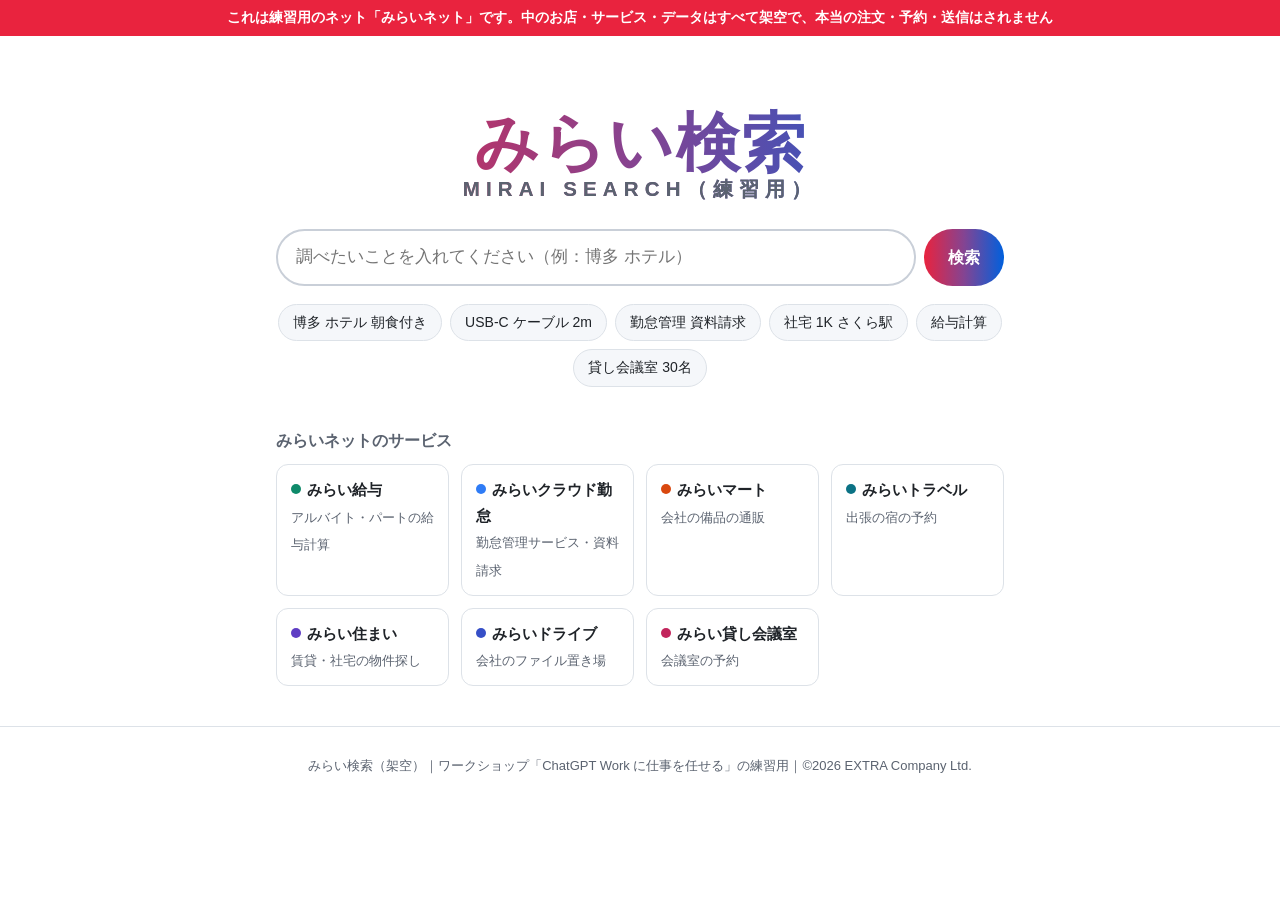
<file: index.html>
<!doctype html>
<html lang="ja">
<head>
<meta charset="utf-8">
<meta name="robots" content="noindex,nofollow">
<meta name="viewport" content="width=device-width,initial-scale=1">
<title>みらい検索（練習用）</title>
<style>
  :root{--ink:#1F2328;--sub:#5B6370;--line:#DDE2E8;--link:#1A4FB5;--visited:#6B3FA0;--bg:#FFFFFF;--soft:#F5F7FA;--red:#E9233E}
  *{box-sizing:border-box}
  html,body{margin:0}
  body{font-family:"Noto Sans JP","Hiragino Sans","Hiragino Kaku Gothic ProN",sans-serif;color:var(--ink);background:var(--bg);line-height:1.7}
  a{color:var(--link)}
  .band{background:var(--red);color:#fff;text-align:center;font-weight:700;padding:6px 12px;font-size:14px}
  .logo{font-weight:900;letter-spacing:.02em;background:linear-gradient(90deg,#E9233E,#844492,#0060DD);-webkit-background-clip:text;background-clip:text;color:transparent}
  .logo small{display:block;font-size:.32em;letter-spacing:.3em;color:var(--sub);-webkit-text-fill-color:var(--sub);font-weight:700}
  form.search{display:flex;gap:8px;width:100%}
  form.search input{flex:1;min-width:0;font:inherit;font-size:17px;padding:12px 18px;border:2px solid #C9CFD8;border-radius:999px;outline:none}
  form.search input:focus{border-color:#844492}
  form.search button{font:inherit;font-weight:700;border:0;border-radius:999px;padding:0 24px;color:#fff;background:linear-gradient(90deg,#E9233E,#844492,#0060DD);cursor:pointer}
  /* home */
  #home{max-width:760px;margin:0 auto;padding:72px 16px 40px;text-align:center}
  #home .logo{font-size:64px;line-height:1.1;margin-bottom:28px}
  .chips{display:flex;flex-wrap:wrap;gap:8px;justify-content:center;margin:18px 0 40px}
  .chips button{font:inherit;font-size:14px;border:1px solid var(--line);background:var(--soft);border-radius:999px;padding:6px 14px;cursor:pointer;color:var(--ink)}
  .svc{display:grid;grid-template-columns:repeat(4,1fr);gap:12px;text-align:left}
  .svc a{display:block;border:1px solid var(--line);border-radius:12px;padding:12px 14px;text-decoration:none;color:var(--ink);background:#fff}
  .svc a:hover{border-color:#844492}
  .svc b{display:block;font-size:15px}
  .svc span{font-size:13px;color:var(--sub)}
  .svc .dot{display:inline-block;width:10px;height:10px;border-radius:50%;margin-right:6px;vertical-align:1px}
  h2.sec{font-size:16px;color:var(--sub);text-align:left;margin:0 0 10px}
  /* results */
  #results{display:none}
  .rhead{display:flex;align-items:center;gap:20px;padding:16px 24px;border-bottom:1px solid var(--line);flex-wrap:wrap}
  .rhead .logo{font-size:28px;line-height:1;text-decoration:none}
  .rhead form{max-width:640px;flex:1}
  .rbody{max-width:760px;padding:12px 24px 40px;margin-left:calc(24px + 140px)}
  .count{color:var(--sub);font-size:14px;margin:4px 0 16px}
  .res{margin:0 0 26px}
  .res .where{font-size:13px;color:var(--sub);display:flex;align-items:center;gap:8px}
  .res .where .badge{font-size:12px;font-weight:700;border:1px solid var(--ink);border-radius:4px;padding:0 6px;color:var(--ink)}
  .res .where .site{font-weight:700;color:var(--ink)}
  .res h3{font-size:19px;font-weight:600;margin:2px 0}
  .res h3 a{text-decoration:none}
  .res h3 a:hover{text-decoration:underline}
  .res p{margin:0;font-size:14.5px;color:#3A4048}
  .ad{background:var(--soft);border-radius:10px;padding:10px 14px}
  .none{padding:24px 0}
  .pager{display:flex;gap:8px;flex-wrap:wrap;margin-top:8px}
  .pager button{font:inherit;min-width:40px;border:1px solid var(--line);background:#fff;border-radius:8px;padding:6px 10px;cursor:pointer}
  .pager button[aria-current="page"]{background:#844492;color:#fff;border-color:#844492}
  .note{font-size:13px;color:var(--sub)}
  footer{text-align:center;color:var(--sub);font-size:13px;padding:28px 16px;border-top:1px solid var(--line)}
  @media (max-width:900px){.rbody{margin-left:0}.svc{grid-template-columns:repeat(2,1fr)}}
  @media (max-width:520px){#home .logo{font-size:44px}.svc{grid-template-columns:1fr}.rhead{padding:12px 16px}.rbody{padding:12px 16px 32px}}
</style>
</head>
<body>
<div class="band">これは練習用のネット「みらいネット」です。中のお店・サービス・データはすべて架空で、本当の注文・予約・送信はされません</div>

<main id="home">
  <div class="logo" aria-label="みらい検索">みらい検索<small>MIRAI SEARCH（練習用）</small></div>
  <form class="search" data-form role="search">
    <label for="q1" class="sr" style="position:absolute;left:-9999px">検索する言葉</label>
    <input id="q1" name="q" type="search" placeholder="調べたいことを入れてください（例：博多 ホテル）" autocomplete="off">
    <button type="submit">検索</button>
  </form>
  <div class="chips" aria-label="検索の例">
    <button type="button" data-q="博多 ホテル 朝食付き">博多 ホテル 朝食付き</button>
    <button type="button" data-q="USB-C ケーブル 2m">USB-C ケーブル 2m</button>
    <button type="button" data-q="勤怠管理 資料請求">勤怠管理 資料請求</button>
    <button type="button" data-q="社宅 1K さくら駅">社宅 1K さくら駅</button>
    <button type="button" data-q="給与計算">給与計算</button>
    <button type="button" data-q="貸し会議室 30名">貸し会議室 30名</button>
  </div>
  <h2 class="sec">みらいネットのサービス</h2>
  <div class="svc" id="svcList"></div>
</main>

<section id="results" aria-label="検索結果">
  <div class="rhead">
    <a class="logo" href="#" id="toHome" aria-label="みらい検索のトップへ">みらい検索</a>
    <form class="search" data-form role="search">
      <label for="q2" style="position:absolute;left:-9999px">検索する言葉</label>
      <input id="q2" name="q" type="search" autocomplete="off">
      <button type="submit">検索</button>
    </form>
  </div>
  <div class="rbody">
    <div class="count" id="count"></div>
    <div id="list"></div>
    <div class="pager" id="pager"></div>
  </div>
</section>

<footer>みらい検索（架空）｜ワークショップ「ChatGPT Work に仕事を任せる」の練習用｜©2026 EXTRA Company Ltd.</footer>

<script>
  /* サービスの一覧（ここに無いフォルダは出さない） */
  window.MIRAI_SERVICES = [
    {name:"みらい給与", dir:"みらい給与", color:"#0F8A6A", desc:"アルバイト・パートの給与計算"},
    {name:"みらいクラウド勤怠", dir:"みらいクラウド勤怠", color:"#2F7CF6", desc:"勤怠管理サービス・資料請求"},
    {name:"みらいマート", dir:"みらいマート", color:"#D9480F", desc:"会社の備品の通販"},
    {name:"みらいトラベル", dir:"みらいトラベル", color:"#0B7285", desc:"出張の宿の予約"},
    {name:"みらい住まい", dir:"みらい住まい", color:"#5F3DC4", desc:"賃貸・社宅の物件探し"},
    {name:"みらいドライブ", dir:"みらいドライブ", color:"#364FC7", desc:"会社のファイル置き場"},
    {name:"みらい貸し会議室", dir:"会議室の予約", color:"#C2255C", desc:"会議室の予約"}
  ];
  window.MIRAI_INDEX = [];
</script>
<script>
  /* 各サービスの検索の見出し帳を読み込む（無いものは飛ばす。file:// でも動く） */
  (function(){
    MIRAI_SERVICES.forEach(function(s){
      document.write('<script src="' + encodeURI(s.dir) + '/search-index.js" onerror="void 0"><\/script>');
    });
  })();
</script>
<script>
(function(){
  var PER = 10;
  /* 広告（わな：検索の上に出るが、頼んだ条件に合うとは限らない） */
  var ADS = [
    {when:["ホテル","宿","出張","トラベル","宿泊"], site:"みらいトラベル", url:"みらいトラベル/index.html",
     title:"【今だけ】出張ホテルが最大50%オフ｜みらいトラベル", snippet:"返金不可の割引プランなら、いちばん安く泊まれます。人気の宿は早い者勝ち。"},
    {when:["ケーブル","usb","備品","文具","通販","買う"], site:"みらいマート", url:"みらいマート/index.html",
     title:"会社の備品はまとめ買いでおトク｜みらいマート", snippet:"定期おトク便なら毎月自動でお届け。初回はさらに5%オフ。"},
    {when:["勤怠","給与","資料請求","打刻","シフト"], site:"みらいクラウド勤怠", url:"みらいクラウド勤怠/index.html",
     title:"勤怠管理はこれ1つ。いまなら無料でお試し｜みらいクラウド勤怠", snippet:"かんたん資料請求。最短1分で入力が終わります。"},
    {when:["物件","社宅","賃貸","部屋","住まい","1k","1ldk"], site:"みらい住まい", url:"みらい住まい/index.html",
     title:"新着の人気物件、続々入荷中｜みらい住まい", snippet:"駅近・新築の物件を毎日更新。気になる物件はすぐにお問い合わせを。"}
  ];
  function norm(s){
    s = String(s||"").normalize("NFKC").toLowerCase();
    return s.replace(/[ァ-ヶ]/g,function(c){return String.fromCharCode(c.charCodeAt(0)-0x60)});
  }
  function esc(s){return String(s).replace(/[&<>"]/g,function(c){return {"&":"&amp;","<":"&lt;",">":"&gt;",'"':"&quot;"}[c]})}
  function search(q){
    var terms = norm(q).split(/[\s　]+/).filter(Boolean);
    if(!terms.length) return [];
    function score(e, needAll){
      var t=norm(e.title), k=norm(e.keywords), s=norm(e.snippet), n=norm(e.site), sc=0, hit=0;
      terms.forEach(function(w){
        var h=0;
        if(t.indexOf(w)>=0){sc+=3;h=1}
        if(k.indexOf(w)>=0){sc+=2;h=1}
        if(s.indexOf(w)>=0){sc+=1;h=1}
        if(n.indexOf(w)>=0){sc+=1;h=1}
        hit+=h;
      });
      if(needAll && hit<terms.length) return 0;
      return sc;
    }
    var idx = window.MIRAI_INDEX.map(function(e,i){return {e:e,i:i}});
    var r = idx.map(function(o){return {e:o.e,i:o.i,s:score(o.e,true)}}).filter(function(o){return o.s>0});
    if(!r.length) r = idx.map(function(o){return {e:o.e,i:o.i,s:score(o.e,false)}}).filter(function(o){return o.s>0});
    r.sort(function(a,b){return b.s-a.s || a.i-b.i});
    return r.map(function(o){return o.e});
  }
  function ads(q){
    var n = norm(q);
    return ADS.filter(function(a){return a.when.some(function(w){return n.indexOf(norm(w))>=0})}).slice(0,1);
  }
  function svcColor(name){
    var s = MIRAI_SERVICES.filter(function(x){return x.name===name})[0];
    return s ? s.color : "#5B6370";
  }
  function show(q, page){
    var home=document.getElementById('home'), res=document.getElementById('results');
    if(!q){ home.style.display=''; res.style.display='none'; document.title='みらい検索（練習用）'; document.getElementById('q1').value=''; return; }
    home.style.display='none'; res.style.display='block';
    document.getElementById('q2').value=q;
    document.title=q+' - みらい検索（練習用）';
    var all=search(q), total=all.length, pages=Math.max(1,Math.ceil(total/PER));
    page=Math.min(Math.max(1,page||1),pages);
    var items=all.slice((page-1)*PER,page*PER);
    document.getElementById('count').textContent = total ? ('約 '+total+' 件（'+page+' / '+pages+' ページ）') : '';
    var html='';
    if(page===1){
      ads(q).forEach(function(a){
        html+='<div class="res ad"><div class="where"><span class="badge">広告</span><span class="site">'+esc(a.site)+'</span><span>'+esc(a.url)+'</span></div>'+
              '<h3><a href="'+encodeURI(a.url)+'">'+esc(a.title)+'</a></h3><p>'+esc(a.snippet)+'</p></div>';
      });
    }
    if(!total){
      html+='<div class="none"><p><b>「'+esc(q)+'」</b> に一致するページは見つかりませんでした。</p><p class="note">言葉を短くする・別の言い方にする（例：「ホテル」→「宿」）と見つかることがあります。</p></div>';
    }
    items.forEach(function(e){
      html+='<div class="res"><div class="where"><span class="dot" style="display:inline-block;width:10px;height:10px;border-radius:50%;background:'+svcColor(e.site)+'"></span><span class="site">'+esc(e.site)+'</span><span>'+esc(e.url)+'</span></div>'+
            '<h3><a href="'+encodeURI(e.url).replace(/%23/g,'#')+'">'+esc(e.title)+'</a></h3><p>'+esc(e.snippet||'')+'</p></div>';
    });
    document.getElementById('list').innerHTML=html;
    var pg='';
    if(pages>1){ for(var p=1;p<=pages;p++){ pg+='<button type="button" data-page="'+p+'"'+(p===page?' aria-current="page"':'')+'>'+p+'</button>'; } }
    document.getElementById('pager').innerHTML=pg;
    window.scrollTo(0,0);
  }
  function go(q,page){
    var h = q ? ('#q='+encodeURIComponent(q)+(page>1?'&p='+page:'')) : '#';
    if(location.hash===h) show(q,page); else location.hash=h;
  }
  function route(){
    var m=location.hash.replace(/^#/,''), q='', p=1;
    m.split('&').forEach(function(kv){var a=kv.split('=');if(a[0]==='q')q=decodeURIComponent(a[1]||'');if(a[0]==='p')p=parseInt(a[1],10)||1});
    show(q,p);
  }
  document.querySelectorAll('[data-form]').forEach(function(f){
    f.addEventListener('submit',function(ev){ev.preventDefault();go(f.querySelector('input').value.trim(),1)});
  });
  document.querySelectorAll('.chips button').forEach(function(b){b.addEventListener('click',function(){go(b.getAttribute('data-q'),1)})});
  document.getElementById('pager').addEventListener('click',function(ev){var b=ev.target.closest('button');if(b)go(document.getElementById('q2').value.trim(),parseInt(b.getAttribute('data-page'),10))});
  document.getElementById('toHome').addEventListener('click',function(ev){ev.preventDefault();go('',1)});
  var list=document.getElementById('svcList');
  list.innerHTML = MIRAI_SERVICES.map(function(s){
    return '<a href="'+encodeURI(s.dir)+'/index.html"><b><span class="dot" style="background:'+s.color+'"></span>'+esc(s.name)+'</b><span>'+esc(s.desc)+'</span></a>';
  }).join('');
  window.addEventListener('hashchange',route);
  route();
})();
</script>
</body>
</html>
</file>
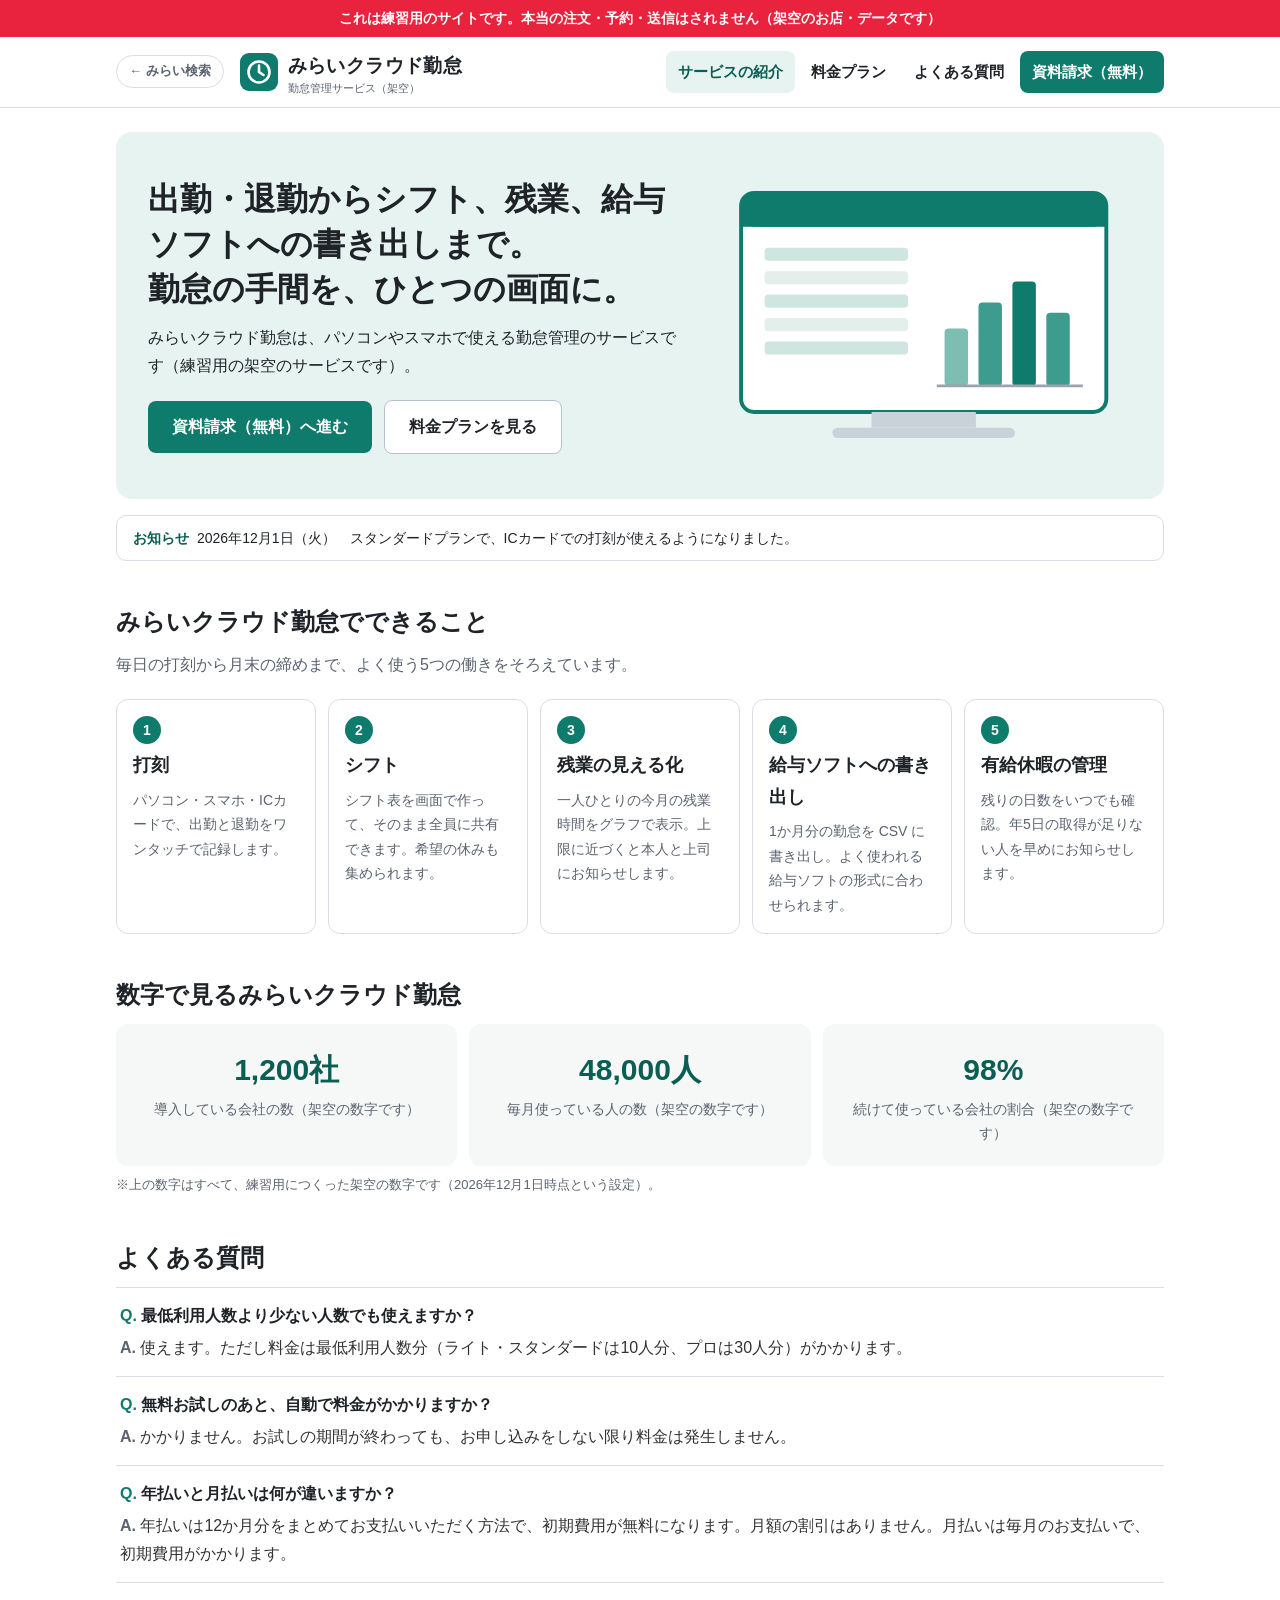
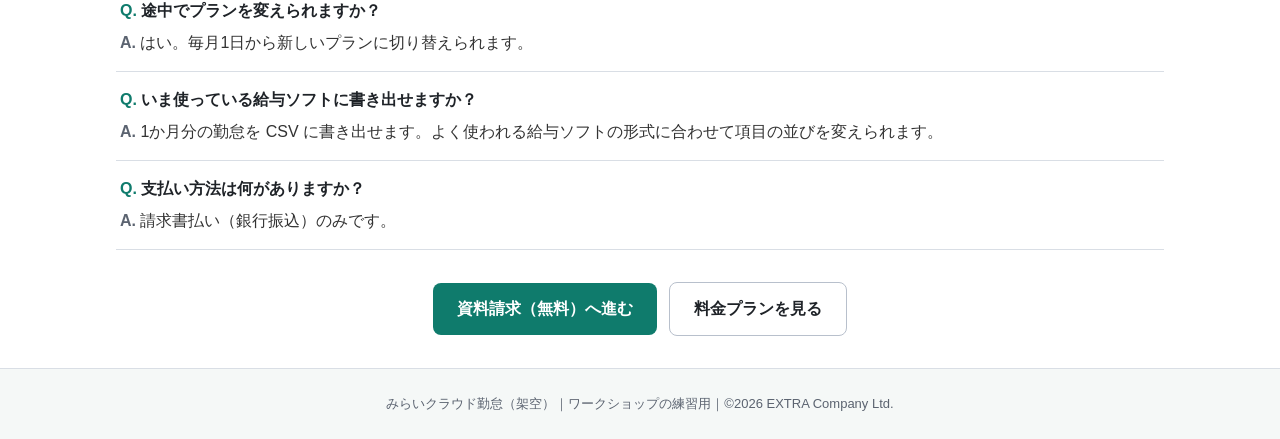
<file: みらいクラウド勤怠/index.html>
<!doctype html>
<html lang="ja">
<head>
<meta charset="utf-8">
<meta name="robots" content="noindex,nofollow">
<meta name="viewport" content="width=device-width,initial-scale=1">
<title>みらいクラウド勤怠（練習用）｜勤怠管理サービスの紹介と資料請求</title>
<link rel="stylesheet" href="css/style.css">
</head>
<body>
<div class="band">これは練習用のサイトです。本当の注文・予約・送信はされません（架空のお店・データです）</div>

<header class="site-head">
  <div class="inner">
    <a class="to-search" href="../index.html">← みらい検索</a>
    <a class="brand" href="#top" aria-label="みらいクラウド勤怠 トップへ">
      <svg width="38" height="38" viewBox="0 0 38 38" aria-hidden="true">
        <rect width="38" height="38" rx="9" fill="#0F7B6C"/>
        <circle cx="19" cy="19" r="10.5" fill="none" stroke="#fff" stroke-width="2.6"/>
        <path d="M19 12.5V19l4.5 3" fill="none" stroke="#fff" stroke-width="2.6" stroke-linecap="round"/>
      </svg>
      <span><b>みらいクラウド勤怠</b><small>勤怠管理サービス（架空）</small></span>
    </a>
    <nav class="gnav" aria-label="サイトの案内">
      <a href="#top" data-nav="top">サービスの紹介</a>
      <a href="#plans" data-nav="plans">料金プラン</a>
      <a href="#faq" data-nav="faq">よくある質問</a>
      <a href="#form" data-nav="form" class="cta">資料請求（無料）</a>
    </nav>
  </div>
</header>

<main>

<!-- ===== 紹介ページ ===== -->
<section class="view" id="view-top" aria-label="サービスの紹介">
  <div class="hero">
    <div>
      <h1>出勤・退勤からシフト、残業、給与ソフトへの書き出しまで。<br>勤怠の手間を、ひとつの画面に。</h1>
      <p>みらいクラウド勤怠は、パソコンやスマホで使える勤怠管理のサービスです（練習用の架空のサービスです）。</p>
      <div class="actions">
        <a class="btn btn-main" href="#form">資料請求（無料）へ進む</a>
        <a class="btn btn-sub" href="#plans">料金プランを見る</a>
      </div>
    </div>
    <svg viewBox="0 0 320 220" role="img" aria-label="パソコンの画面に勤怠の表とグラフが出ている絵">
      <rect x="20" y="16" width="280" height="168" rx="10" fill="#fff" stroke="#0F7B6C" stroke-width="3"/>
      <rect x="20" y="16" width="280" height="26" rx="10" fill="#0F7B6C"/>
      <rect x="20" y="32" width="280" height="10" fill="#0F7B6C"/>
      <rect x="38" y="58" width="110" height="10" rx="3" fill="#CFE5E0"/>
      <rect x="38" y="76" width="110" height="10" rx="3" fill="#E4EFEC"/>
      <rect x="38" y="94" width="110" height="10" rx="3" fill="#CFE5E0"/>
      <rect x="38" y="112" width="110" height="10" rx="3" fill="#E4EFEC"/>
      <rect x="38" y="130" width="110" height="10" rx="3" fill="#CFE5E0"/>
      <rect x="176" y="120" width="18" height="44" rx="3" fill="#7DBDB2"/>
      <rect x="202" y="100" width="18" height="64" rx="3" fill="#3E9C8E"/>
      <rect x="228" y="84" width="18" height="80" rx="3" fill="#0F7B6C"/>
      <rect x="254" y="108" width="18" height="56" rx="3" fill="#3E9C8E"/>
      <line x1="170" y1="164" x2="282" y2="164" stroke="#9AA3AE" stroke-width="2"/>
      <rect x="120" y="184" width="80" height="12" fill="#C9D1D9"/>
      <rect x="90" y="196" width="140" height="8" rx="4" fill="#C9D1D9"/>
    </svg>
  </div>
  <p class="news"><b>お知らせ</b>2026年12月1日（火）　スタンダードプランで、ICカードでの打刻が使えるようになりました。</p>

  <h2 id="features">みらいクラウド勤怠でできること</h2>
  <p class="lead">毎日の打刻から月末の締めまで、よく使う5つの働きをそろえています。</p>
  <div class="features" id="feature-list"></div>

  <h2>数字で見るみらいクラウド勤怠</h2>
  <div class="stats">
    <div class="stat"><div class="num">1,200社</div><div class="what">導入している会社の数（架空の数字です）</div></div>
    <div class="stat"><div class="num">48,000人</div><div class="what">毎月使っている人の数（架空の数字です）</div></div>
    <div class="stat"><div class="num">98%</div><div class="what">続けて使っている会社の割合（架空の数字です）</div></div>
  </div>
  <p class="fake-note">※上の数字はすべて、練習用につくった架空の数字です（2026年12月1日時点という設定）。</p>

  <h2 id="faq">よくある質問</h2>
  <div class="faq">
    <div class="qa"><p class="q">最低利用人数より少ない人数でも使えますか？</p>
      <p class="a">使えます。ただし料金は最低利用人数分（ライト・スタンダードは10人分、プロは30人分）がかかります。</p></div>
    <div class="qa"><p class="q">無料お試しのあと、自動で料金がかかりますか？</p>
      <p class="a">かかりません。お試しの期間が終わっても、お申し込みをしない限り料金は発生しません。</p></div>
    <div class="qa"><p class="q">年払いと月払いは何が違いますか？</p>
      <p class="a">年払いは12か月分をまとめてお支払いいただく方法で、初期費用が無料になります。月額の割引はありません。月払いは毎月のお支払いで、初期費用がかかります。</p></div>
    <div class="qa"><p class="q">途中でプランを変えられますか？</p>
      <p class="a">はい。毎月1日から新しいプランに切り替えられます。</p></div>
    <div class="qa"><p class="q">いま使っている給与ソフトに書き出せますか？</p>
      <p class="a">1か月分の勤怠を CSV に書き出せます。よく使われる給与ソフトの形式に合わせて項目の並びを変えられます。</p></div>
    <div class="qa"><p class="q">支払い方法は何がありますか？</p>
      <p class="a">請求書払い（銀行振込）のみです。</p></div>
  </div>

  <div class="actions" style="justify-content:center;margin-top:32px">
    <a class="btn btn-main" href="#form">資料請求（無料）へ進む</a>
    <a class="btn btn-sub" href="#plans">料金プランを見る</a>
  </div>
</section>

<!-- ===== 料金プラン ===== -->
<section class="view" id="view-plans" aria-label="料金プラン">
  <p class="crumb">ホーム › 料金プラン</p>
  <h2 style="margin-top:8px">料金プラン</h2>
  <p class="lead">会社の人数や使い方に合わせて、3つのプランから選べます。</p>
  <div class="plans" id="plan-cards"></div>
  <div class="plan-detail" id="plan-detail" hidden></div>

  <div class="tbl-wrap">
    <table id="price-table">
      <caption>料金のくらべ（表示はすべて税抜）</caption>
      <thead><tr><th scope="col">項目</th><th scope="col">ライト</th><th scope="col">スタンダード</th><th scope="col">プロ</th></tr></thead>
      <tbody></tbody>
    </table>
  </div>

  <div class="tbl-wrap">
    <table id="feature-table">
      <caption>使える機能のくらべ（○＝使える　×＝使えない）</caption>
      <thead><tr><th scope="col">機能</th><th scope="col">ライト</th><th scope="col">スタンダード</th><th scope="col">プロ</th></tr></thead>
      <tbody></tbody>
    </table>
  </div>

  <ul class="notes" id="price-notes"></ul>

  <div class="actions" style="justify-content:center;margin-top:28px">
    <a class="btn btn-main" href="#form">資料請求（無料）へ進む</a>
  </div>
</section>

<!-- ===== 資料請求フォーム ===== -->
<section class="view" id="view-form" aria-label="資料請求フォーム">
  <p class="crumb">ホーム › 資料請求</p>
  <h2 style="margin-top:8px;text-align:center">資料請求（無料）</h2>
  <div class="steps" aria-label="手続きの段階"><span class="on">1 入力</span><span>2 確認</span><span>3 完了</span></div>
  <form class="form-card" id="req-form" novalidate>
    <div class="err-box" id="err-box" role="alert" hidden></div>

    <div class="field">
      <label for="company">会社名<span class="req">必須</span></label>
      <input type="text" id="company" name="company" placeholder="例：株式会社みらい商事" autocomplete="off">
    </div>
    <div class="field">
      <label for="dept">部署名<span class="req">必須</span></label>
      <input type="text" id="dept" name="dept" placeholder="例：総務部" autocomplete="off">
    </div>
    <div class="field">
      <label for="person">お名前<span class="req">必須</span></label>
      <input type="text" id="person" name="person" placeholder="例：みらい 太郎" autocomplete="off">
    </div>
    <div class="field">
      <label for="mail">メールアドレス<span class="req">必須</span></label>
      <input type="email" id="mail" name="mail" placeholder="例：taro@example.com" autocomplete="off">
      <p class="hint">資料のご案内をこのアドレスにお送りします（練習用：【テスト】の受付メールが届きます）。</p>
    </div>
    <div class="field">
      <label for="tel">電話番号<span class="opt">任意</span></label>
      <input type="tel" id="tel" name="tel" placeholder="例：03-0000-0000" autocomplete="off">
      <p class="hint">数字とハイフン（-）で入力してください。</p>
    </div>
    <div class="field">
      <label for="size">従業員数<span class="req">必須</span></label>
      <select id="size" name="size">
        <option value="">選んでください</option>
        <option>1〜9人</option>
        <option>10〜29人</option>
        <option>30〜99人</option>
        <option>100〜299人</option>
        <option>300人以上</option>
      </select>
    </div>
    <div class="field">
      <fieldset class="checks" id="wants">
        <legend>知りたいこと（いくつでも）<span class="opt">任意</span></legend>
        <label class="check" for="w1"><input type="checkbox" id="w1" name="want" value="料金・お見積もり">料金・お見積もり</label>
        <label class="check" for="w2"><input type="checkbox" id="w2" name="want" value="打刻のしかた">打刻のしかた</label>
        <label class="check" for="w3"><input type="checkbox" id="w3" name="want" value="シフトの作り方">シフトの作り方</label>
        <label class="check" for="w4"><input type="checkbox" id="w4" name="want" value="残業の見える化">残業の見える化</label>
        <label class="check" for="w5"><input type="checkbox" id="w5" name="want" value="給与ソフトへの書き出し">給与ソフトへの書き出し</label>
        <label class="check" for="w6"><input type="checkbox" id="w6" name="want" value="導入までの流れ">導入までの流れ</label>
      </fieldset>
    </div>
    <div class="field">
      <label for="memo">ご相談・ご質問<span class="opt">任意</span></label>
      <textarea id="memo" name="memo" placeholder="例：来年4月から使い始めたいです"></textarea>
    </div>
    <div class="field">
      <label class="check" for="magazine"><input type="checkbox" id="magazine" name="magazine" checked>みらいクラウド勤怠からのお知らせ（メールマガジン）を受け取る</label>
    </div>
    <div class="field">
      <span class="label">個人情報の取り扱い</span>
      <div class="privacy" tabindex="0">いただいた情報は、資料のお送りと、このサービスのご案内のためだけに使います。ご本人の同意なく外部に渡すことはありません。（これは練習用の架空の文です。入力した内容は保存されません。送信すると、入力したメールアドレスにだけ【テスト】の受付メールが届きます。）</div>
      <label class="check" for="agree"><input type="checkbox" id="agree" name="agree">個人情報の取り扱いに同意する<span class="req">必須</span></label>
    </div>

    <div class="actions">
      <button type="submit" class="btn btn-main" id="to-confirm">入力内容を確認する</button>
      <button type="button" class="btn btn-sub btn-small" id="clear-form">入力をすべて消す（最初の状態に戻す）</button>
    </div>
  </form>
</section>

<!-- ===== 確認画面 ===== -->
<section class="view" id="view-confirm" aria-label="入力内容の確認">
  <p class="crumb">ホーム › 資料請求 › 確認</p>
  <h2 style="margin-top:8px;text-align:center">入力内容の確認</h2>
  <div class="steps" aria-label="手続きの段階"><span>1 入力</span><span class="on">2 確認</span><span>3 完了</span></div>
  <div class="form-card">
    <p>まだ送信していません。内容をご確認のうえ［送信する］を押してください。</p>
    <table class="confirm" id="confirm-table"><tbody></tbody></table>
    <div class="actions">
      <button type="button" class="btn btn-sub" id="back-edit">入力画面に戻って直す</button>
      <button type="button" class="btn btn-go" id="send">送信する</button>
    </div>
  </div>
</section>

<!-- ===== 完了画面 ===== -->
<section class="view" id="view-done" aria-label="送信の完了">
  <p class="crumb">ホーム › 資料請求 › 完了</p>
  <div class="steps" aria-label="手続きの段階"><span>1 入力</span><span>2 確認</span><span class="on">3 完了</span></div>
  <div class="form-card done">
    <p class="big">資料請求の手続きが終わりました（練習）</p>
    <p>練習用のサイトなので、本当の資料請求にはなっていません。<br>本番では、送る前に<strong>人が確認画面を見て決める</strong>所です。<br>AI には「確定（送信）の前で止まって」と頼みましょう。</p>
    <p id="mail-note" hidden style="background:#EEF6FF;border:1px solid #9CC3F5;border-radius:8px;padding:10px 14px;color:#1F2328;font-weight:700"></p>
    <div class="dl">
      <p>サービスの資料は、こちらからダウンロードできます。</p>
      <a class="btn btn-main" id="pdf-link" href="みらいクラウド勤怠_サービス資料.pdf" download>資料（PDF）をダウンロード</a>
      <p class="hint">みらいクラウド勤怠_サービス資料.pdf（4ページ）</p>
    </div>
    <div class="actions" style="justify-content:center">
      <a class="btn btn-sub btn-small" href="#top">トップに戻る</a>
      <button type="button" class="btn btn-sub btn-small" id="reset-all">最初の状態に戻す</button>
    </div>
  </div>
</section>

</main>

<footer>みらいクラウド勤怠（架空）｜ワークショップの練習用｜©2026 EXTRA Company Ltd.</footer>

<script src="../mail.js"></script>
<script src="js/data.js"></script>
<script src="js/app.js"></script>
</body>
</html>
</file>
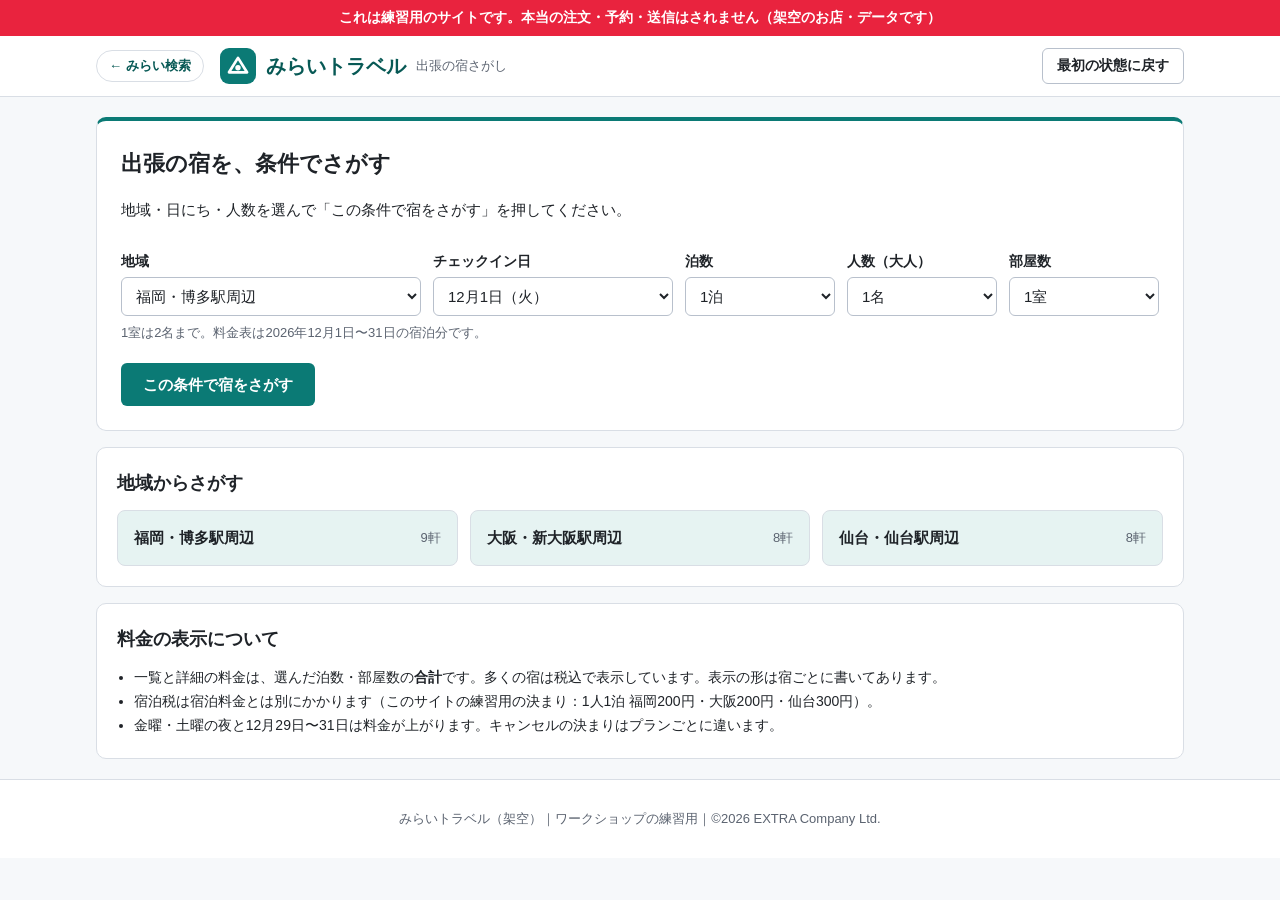
<file: みらいトラベル/index.html>
<!doctype html>
<html lang="ja">
<head>
<meta charset="utf-8">
<meta name="robots" content="noindex,nofollow">
<meta name="viewport" content="width=device-width,initial-scale=1">
<title>みらいトラベル｜出張の宿さがし（練習用）</title>
<link rel="stylesheet" href="css/style.css">
</head>
<body>
<div class="band" role="note">これは練習用のサイトです。本当の注文・予約・送信はされません（架空のお店・データです）</div>
<header class="site-header">
  <div class="header-inner">
    <a class="to-search" href="../index.html">← みらい検索</a>
    <a class="brand" href="#/" aria-label="みらいトラベル トップへ">
      <svg class="logo" viewBox="0 0 40 40" aria-hidden="true"><rect width="40" height="40" rx="10" fill="#0B7A75"/><path d="M10 27 L20 11 L30 27 Z" fill="none" stroke="#fff" stroke-width="3" stroke-linejoin="round"/><circle cx="20" cy="22" r="3" fill="#fff"/></svg>
      <span class="brand-name">みらいトラベル</span>
      <span class="brand-sub">出張の宿さがし</span>
    </a>
    <button type="button" class="btn btn-sub btn-small" id="reset">最初の状態に戻す</button>
  </div>
</header>
<main id="app" aria-live="polite"></main>
<footer>みらいトラベル（架空）｜ワークショップの練習用｜©2026 EXTRA Company Ltd.</footer>
<script src="js/data.js"></script>
<script src="js/app.js"></script>
</body>
</html>
</file>
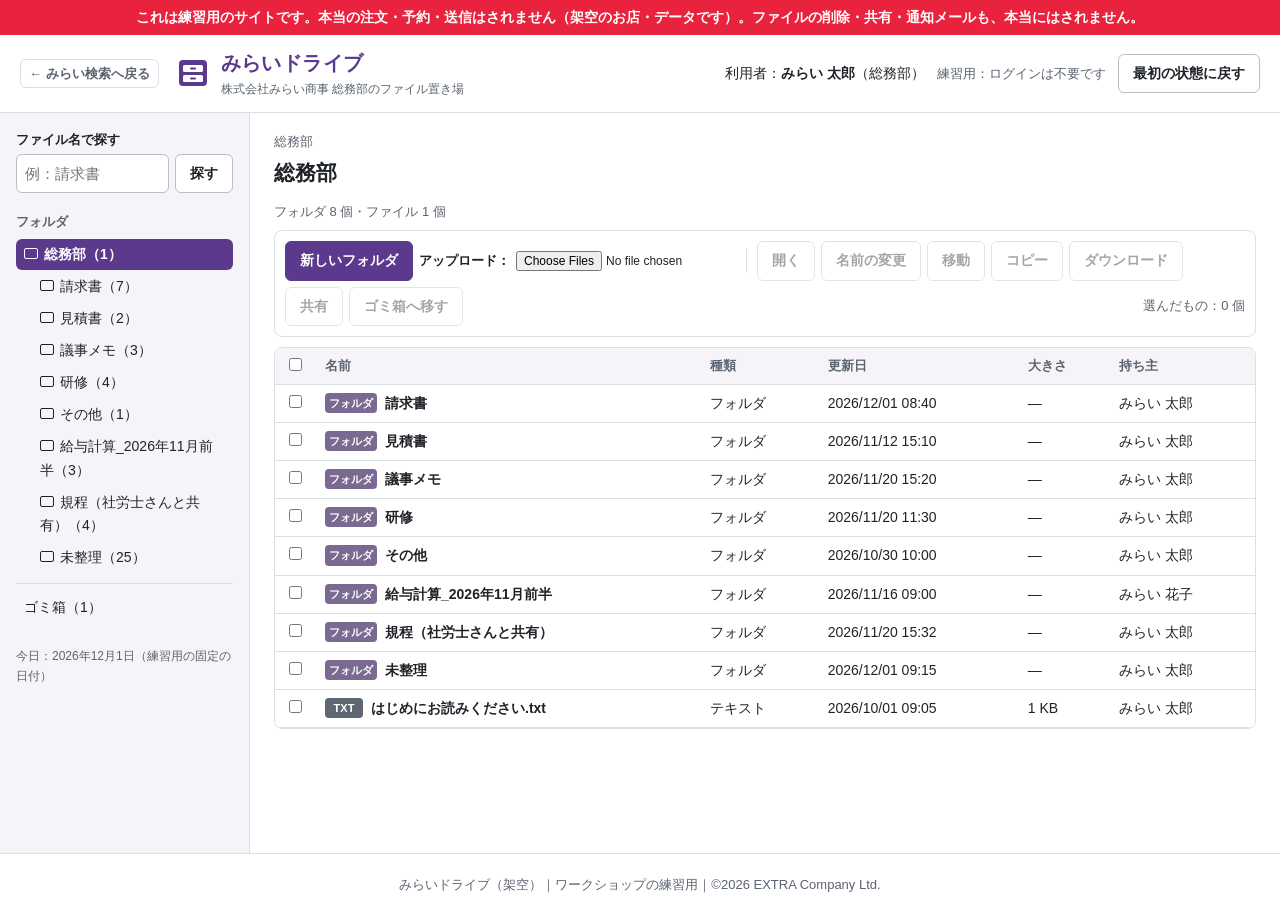
<file: みらいドライブ/index.html>
<!doctype html>
<html lang="ja">
<head>
<meta charset="utf-8">
<meta name="robots" content="noindex,nofollow">
<meta name="viewport" content="width=device-width,initial-scale=1">
<title>みらいドライブ（練習用）｜株式会社みらい商事 総務部のファイル置き場</title>
<link rel="stylesheet" href="style.css">
</head>
<body>
<div class="band" role="note">これは練習用のサイトです。本当の注文・予約・送信はされません（架空のお店・データです）。ファイルの削除・共有・通知メールも、本当にはされません。</div>

<header class="top">
  <div class="brand">
    <a class="back-search" href="../index.html">← みらい検索へ戻る</a>
    <svg class="logo" width="36" height="36" viewBox="0 0 36 36" aria-hidden="true">
      <rect x="4" y="5" width="28" height="26" rx="4" fill="#5B3A8E"/>
      <rect x="8" y="10" width="20" height="7" rx="1.5" fill="#fff"/>
      <rect x="8" y="20" width="20" height="7" rx="1.5" fill="#fff"/>
      <rect x="15" y="12.5" width="6" height="2" rx="1" fill="#5B3A8E"/>
      <rect x="15" y="22.5" width="6" height="2" rx="1" fill="#5B3A8E"/>
    </svg>
    <div>
      <div class="brand-name">みらいドライブ</div>
      <div class="brand-sub">株式会社みらい商事 総務部のファイル置き場</div>
    </div>
  </div>
  <div class="who">
    <span>利用者：<b>みらい 太郎</b>（総務部）</span>
    <span class="muted">練習用：ログインは不要です</span>
    <button type="button" id="btn-reset" class="btn btn-sub">最初の状態に戻す</button>
  </div>
</header>

<div class="layout">
  <aside class="side" aria-label="フォルダの木">
    <form id="search-form" class="search" role="search">
      <label for="q">ファイル名で探す</label>
      <div class="search-row">
        <input id="q" type="search" placeholder="例：請求書">
        <button type="submit" class="btn btn-sub">探す</button>
      </div>
    </form>
    <h2 class="side-h">フォルダ</h2>
    <nav id="tree"></nav>
    <p class="today">今日：2026年12月1日（練習用の固定の日付）</p>
  </aside>

  <main id="main" tabindex="-1"></main>
</div>

<div id="toast" class="toast" role="status" aria-live="polite"></div>
<div id="modal-root"></div>

<footer>みらいドライブ（架空）｜ワークショップの練習用｜©2026 EXTRA Company Ltd.</footer>

<script src="data.js"></script>
<script src="app.js"></script>
</body>
</html>
</file>
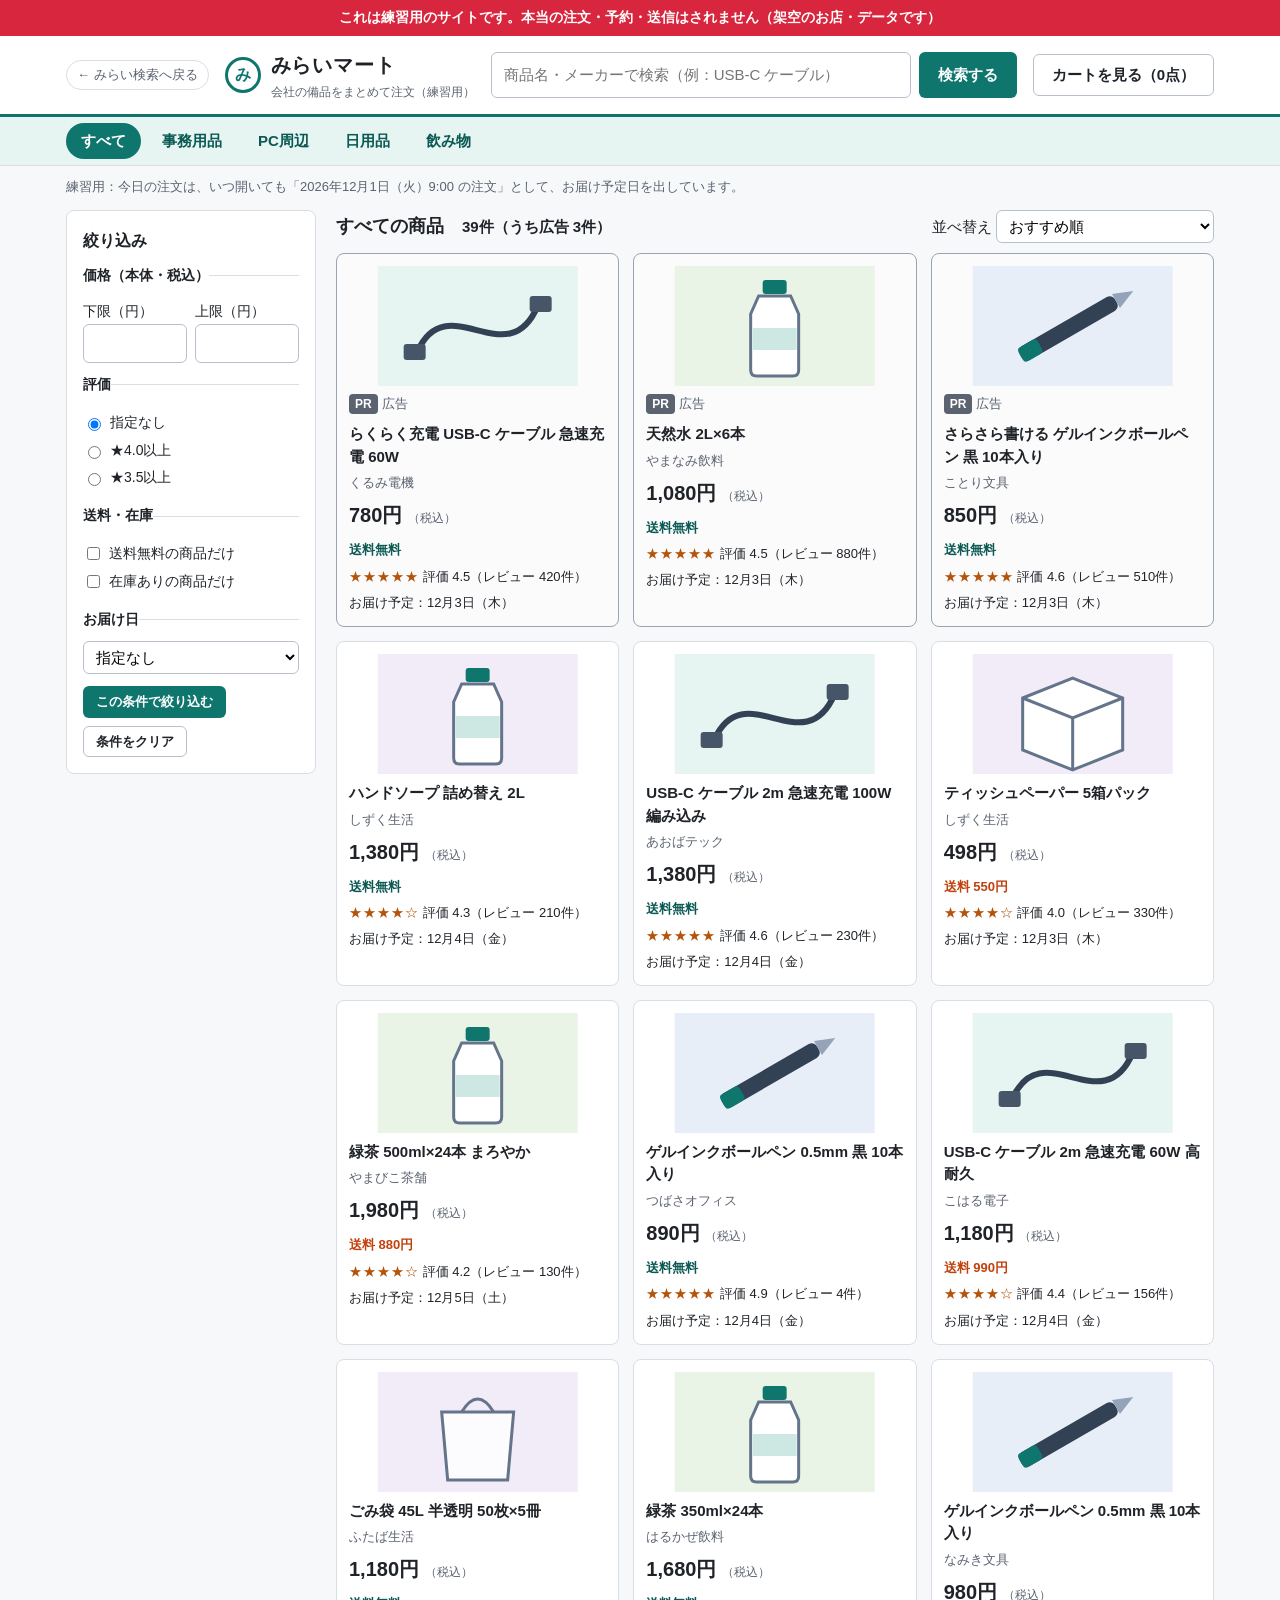
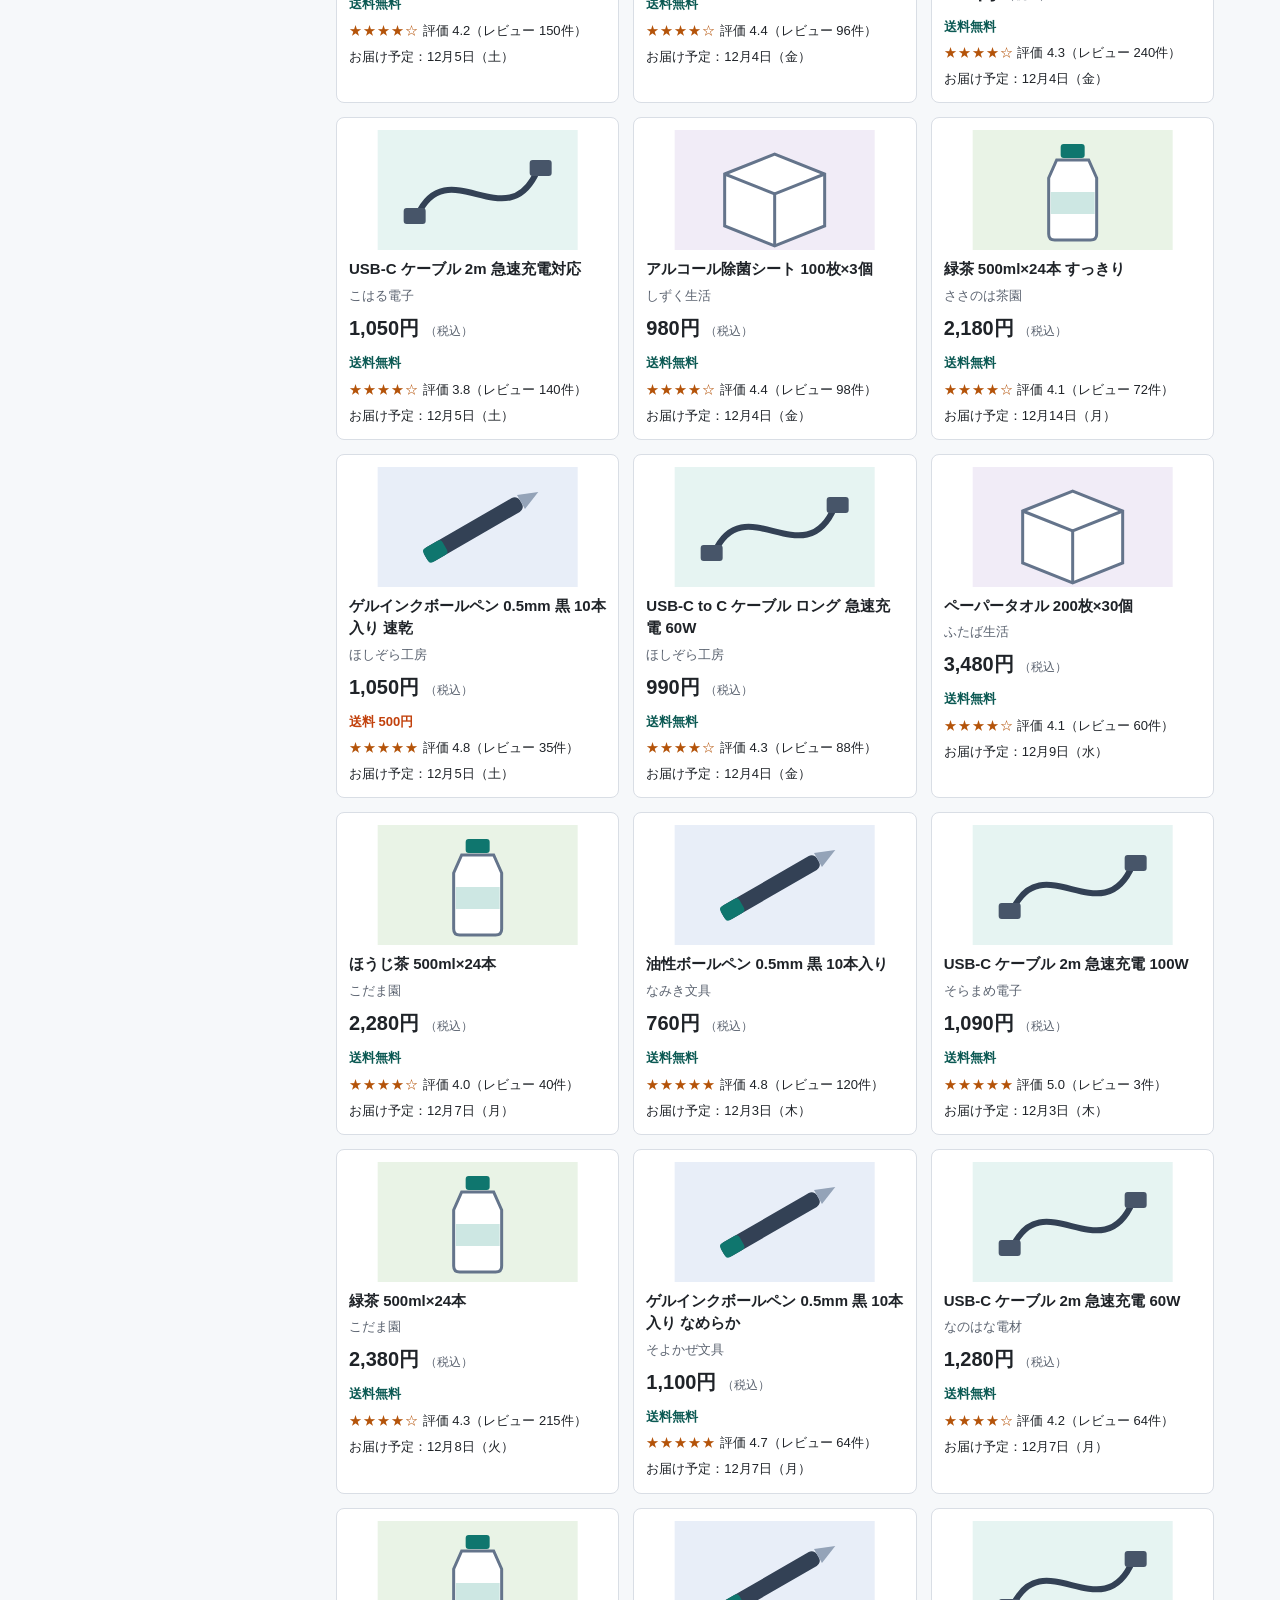
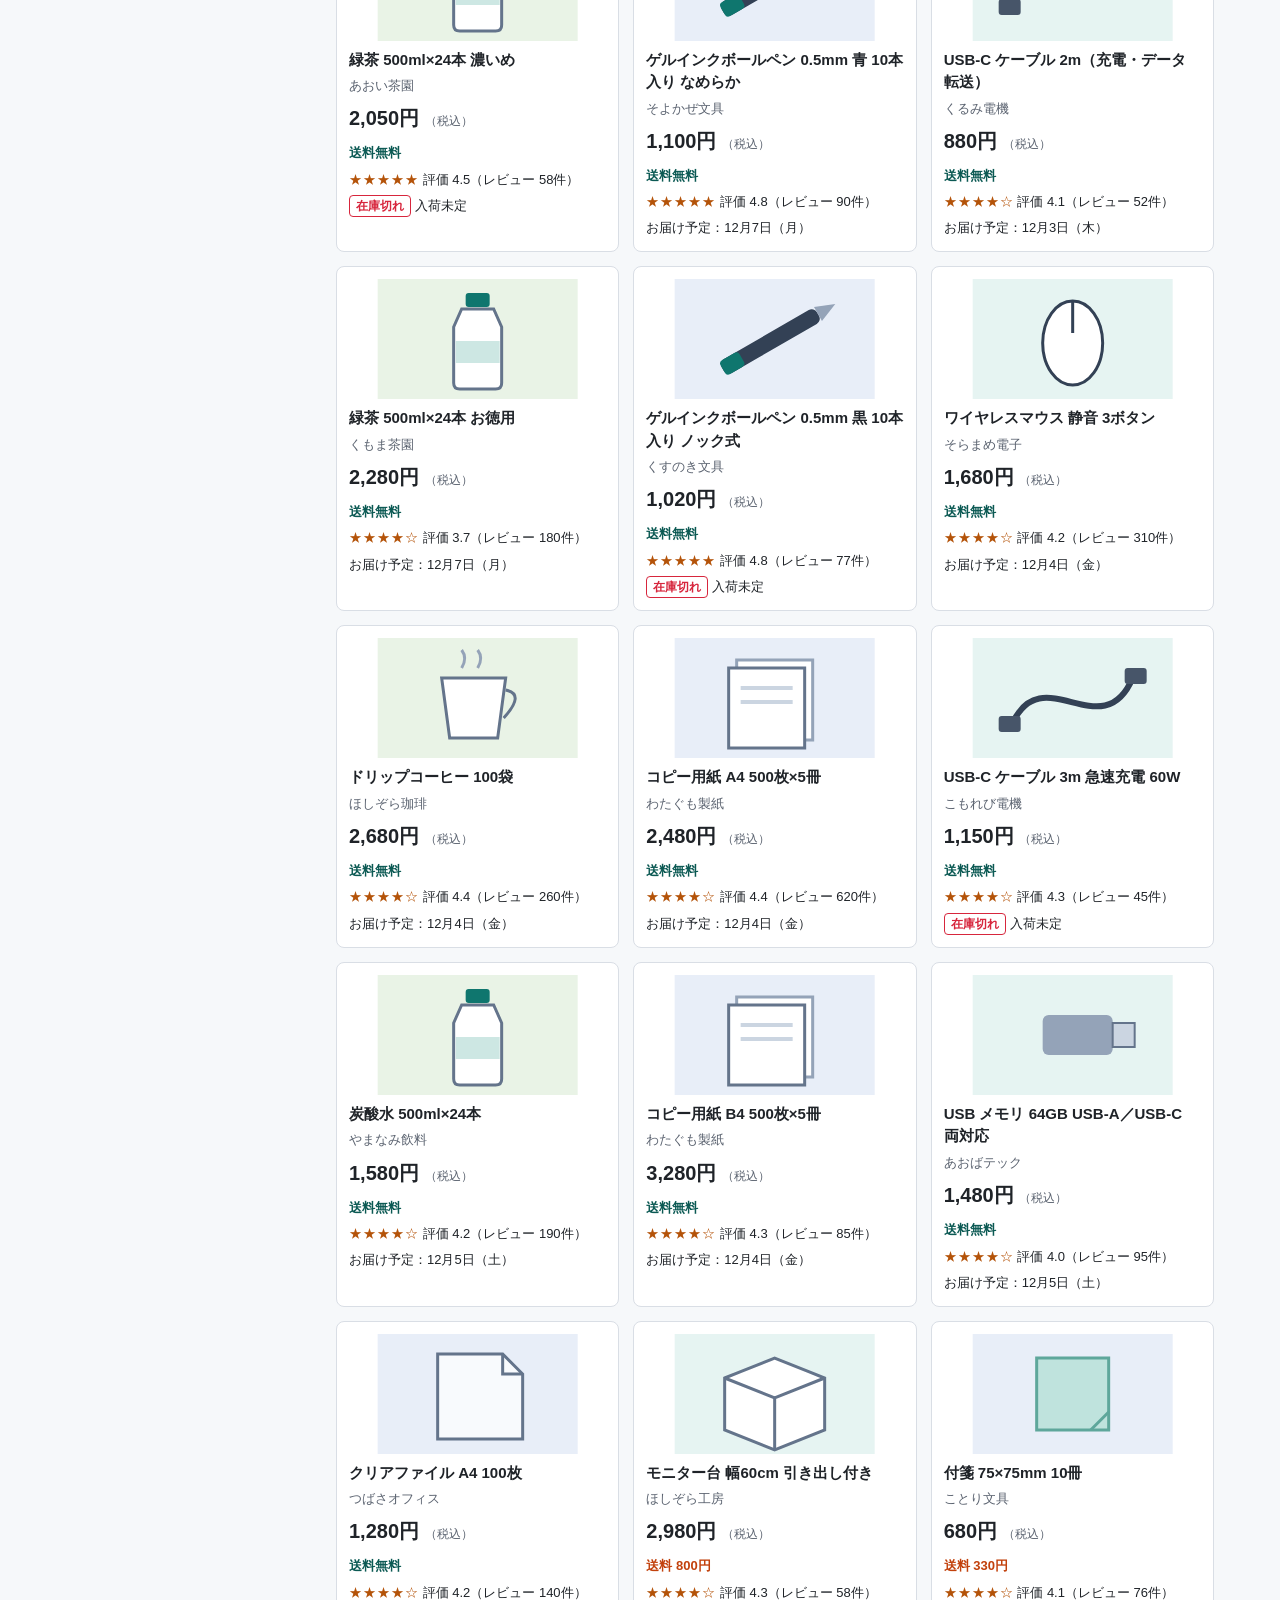
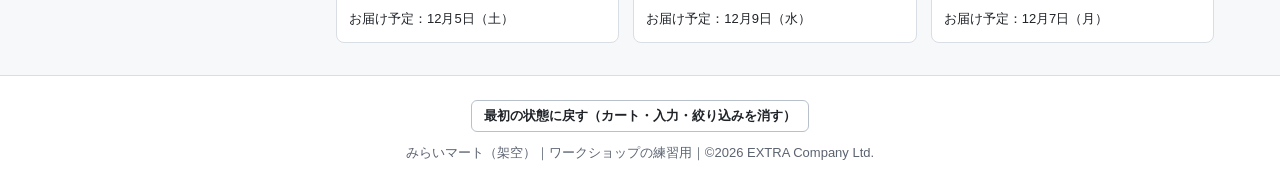
<file: みらいマート/index.html>
<!doctype html>
<html lang="ja">
<head>
<meta charset="utf-8">
<meta name="robots" content="noindex,nofollow">
<meta name="viewport" content="width=device-width,initial-scale=1">
<title>みらいマート（練習用）会社の備品の通販</title>
<link rel="stylesheet" href="style.css">
</head>
<body>
<div class="band" role="note">これは練習用のサイトです。本当の注文・予約・送信はされません（架空のお店・データです）</div>

<header class="top">
  <div class="top-in">
    <a class="back-search" href="../index.html">← みらい検索へ戻る</a>
    <a class="brand" href="#cat=all" aria-label="みらいマート トップへ">
      <span class="mark" aria-hidden="true">み</span>
      <span class="nm">みらいマート<span class="tag">会社の備品をまとめて注文（練習用）</span></span>
    </a>
    <form class="search" id="searchForm" role="search">
      <label class="sr" for="q">商品を検索</label>
      <input id="q" name="q" type="search" placeholder="商品名・メーカーで検索（例：USB-C ケーブル）">
      <button class="btn btn-main" type="submit">検索する</button>
    </form>
    <div class="top-links">
      <a class="btn btn-sub" href="#cart" id="cartLink">カートを見る（0点）</a>
    </div>
  </div>
</header>

<nav class="cats" aria-label="カテゴリ">
  <div class="cats-in" id="cats"></div>
</nav>

<p class="note-day">練習用：今日の注文は、いつ開いても「2026年12月1日（火）9:00 の注文」として、お届け予定日を出しています。</p>

<main id="app" aria-live="polite"></main>

<footer>
  <div class="reset"><button class="btn btn-sub btn-small" type="button" id="resetAll">最初の状態に戻す（カート・入力・絞り込みを消す）</button></div>
  みらいマート（架空）｜ワークショップの練習用｜©2026 EXTRA Company Ltd.
</footer>

<script src="data.js"></script>
<script src="app.js"></script>
</body>
</html>
</file>
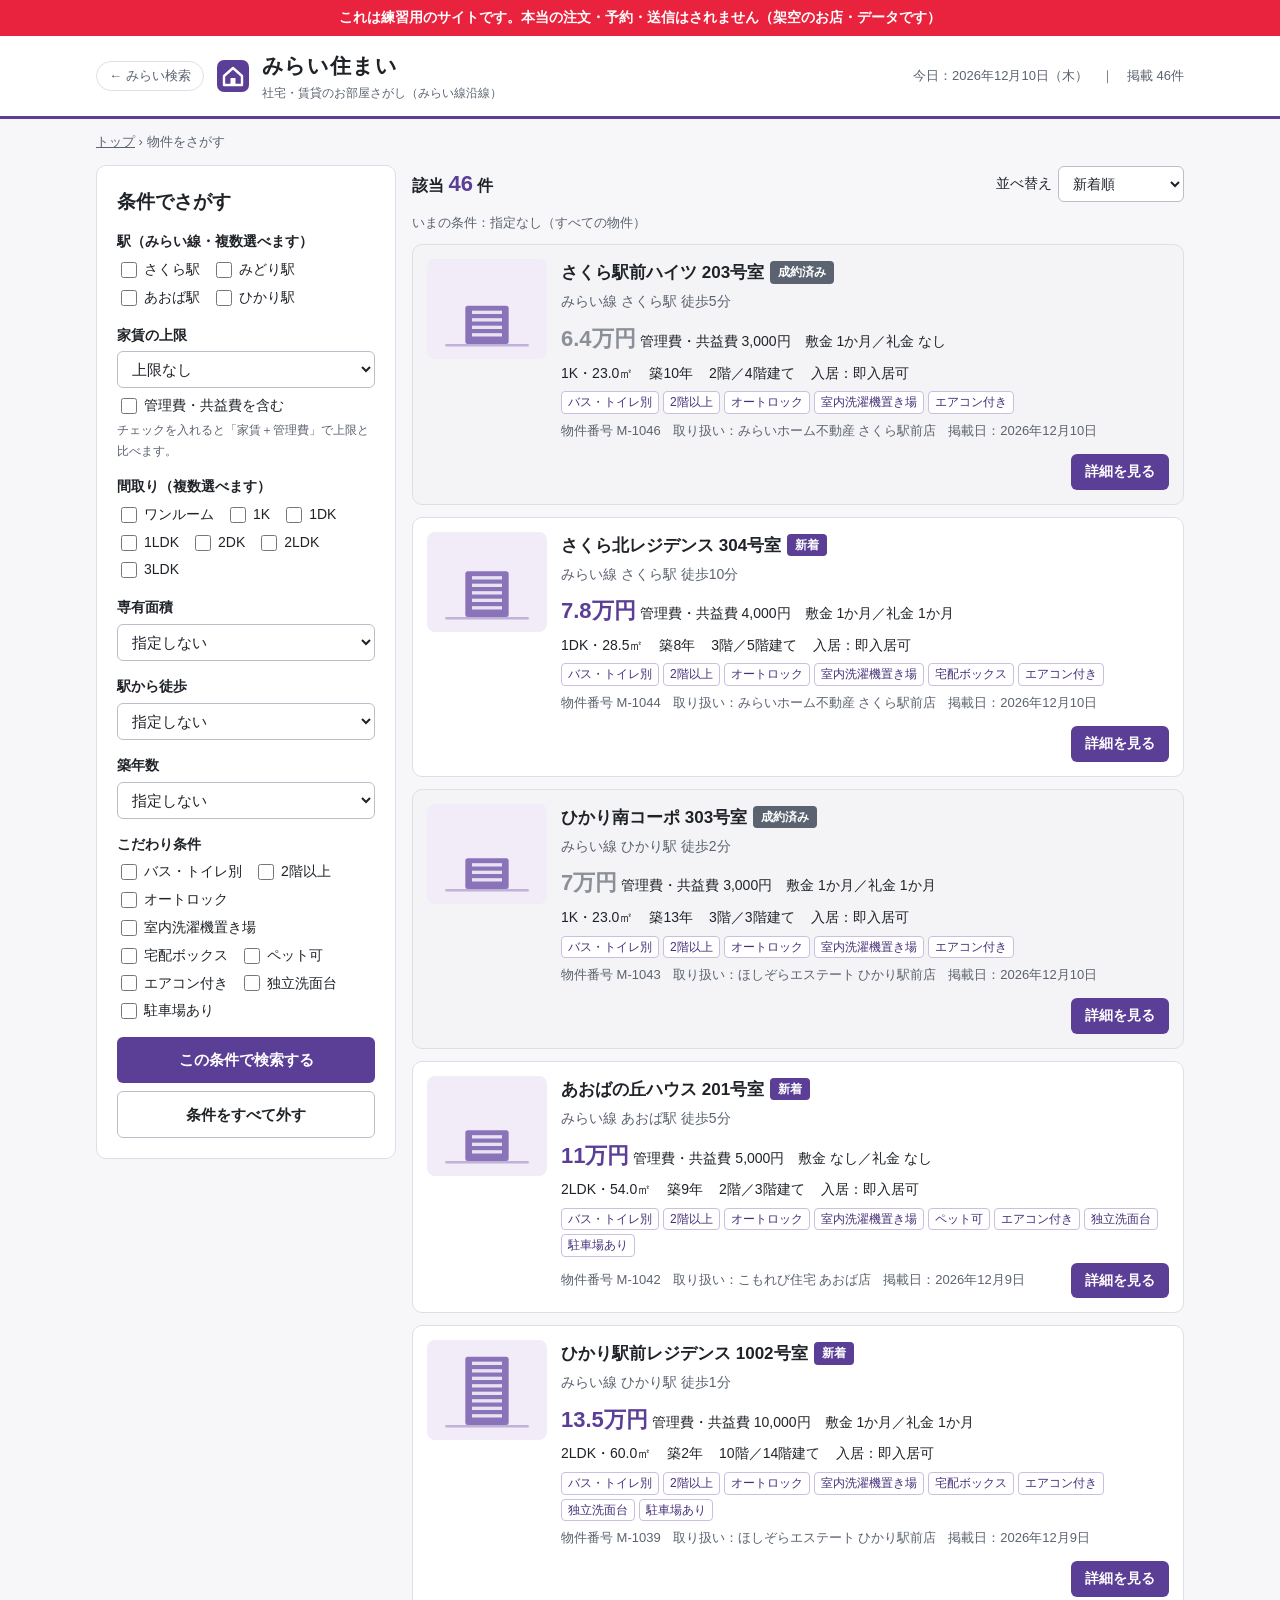
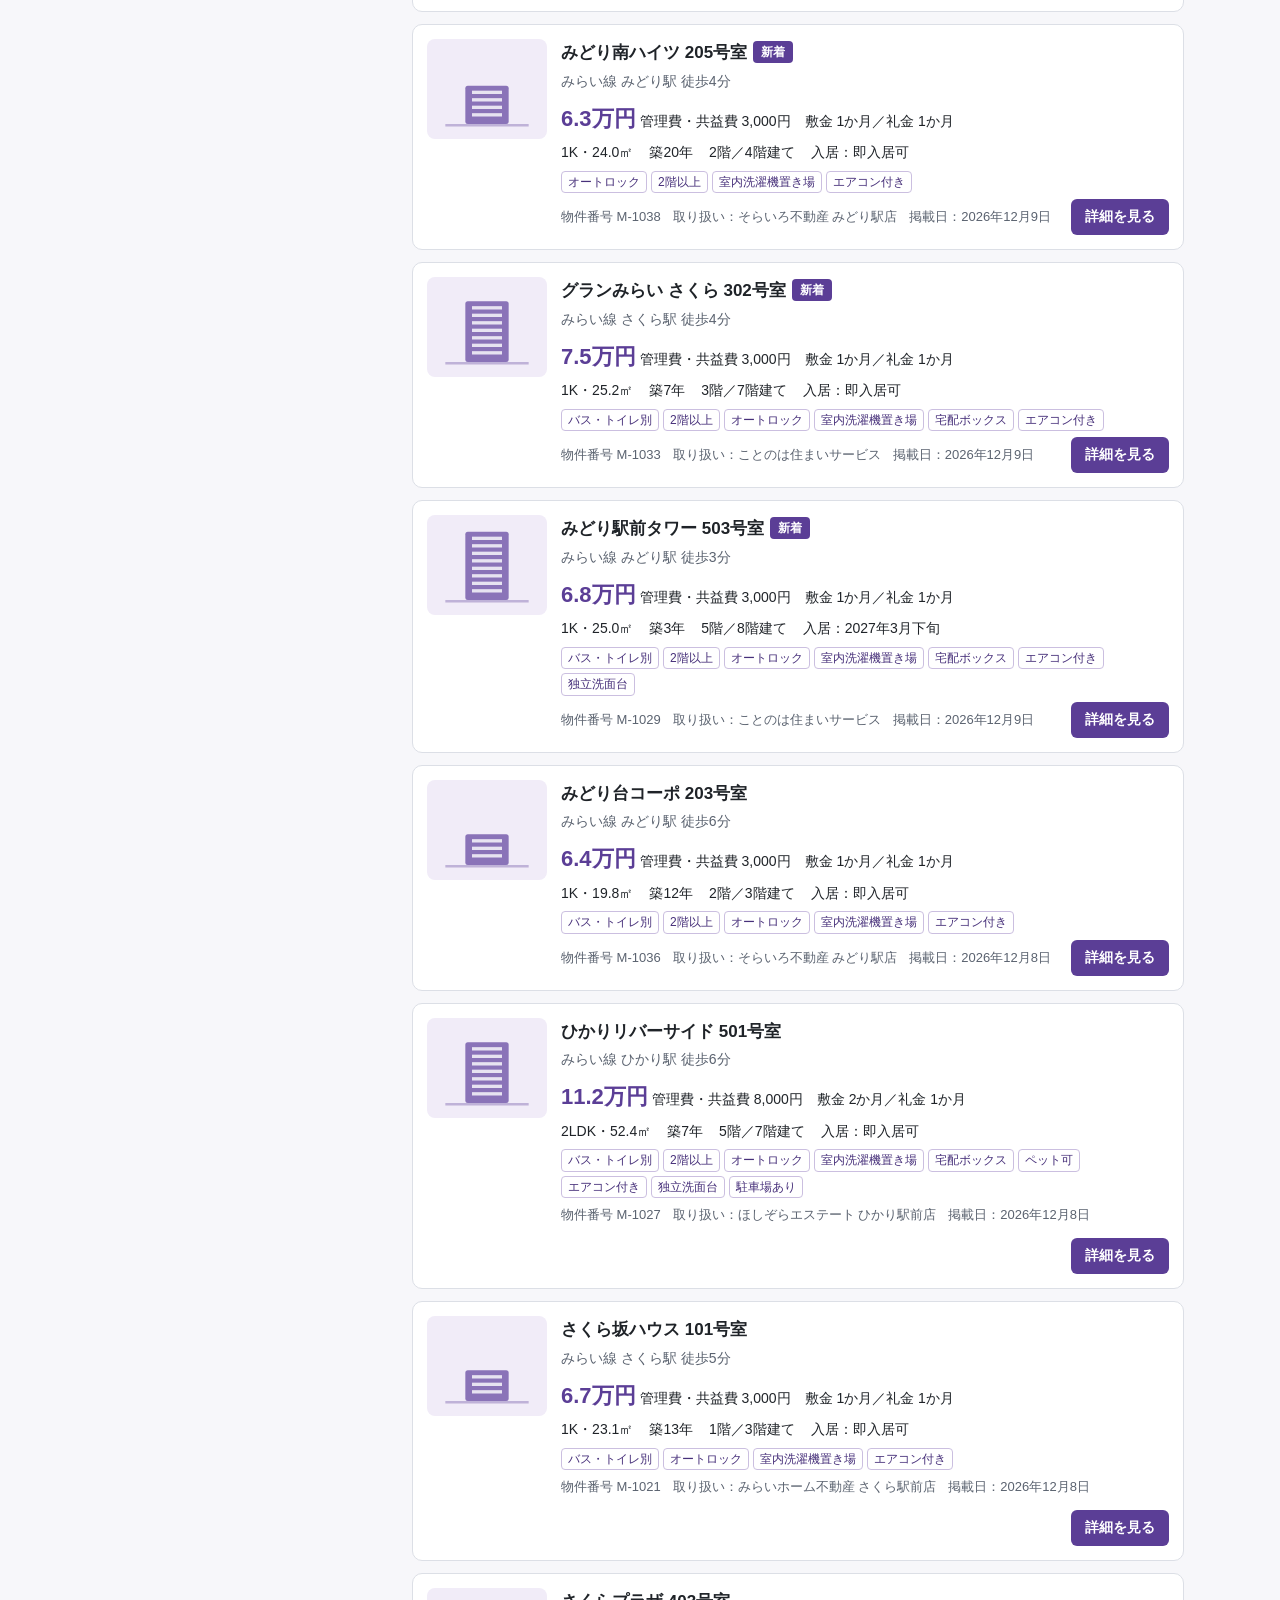
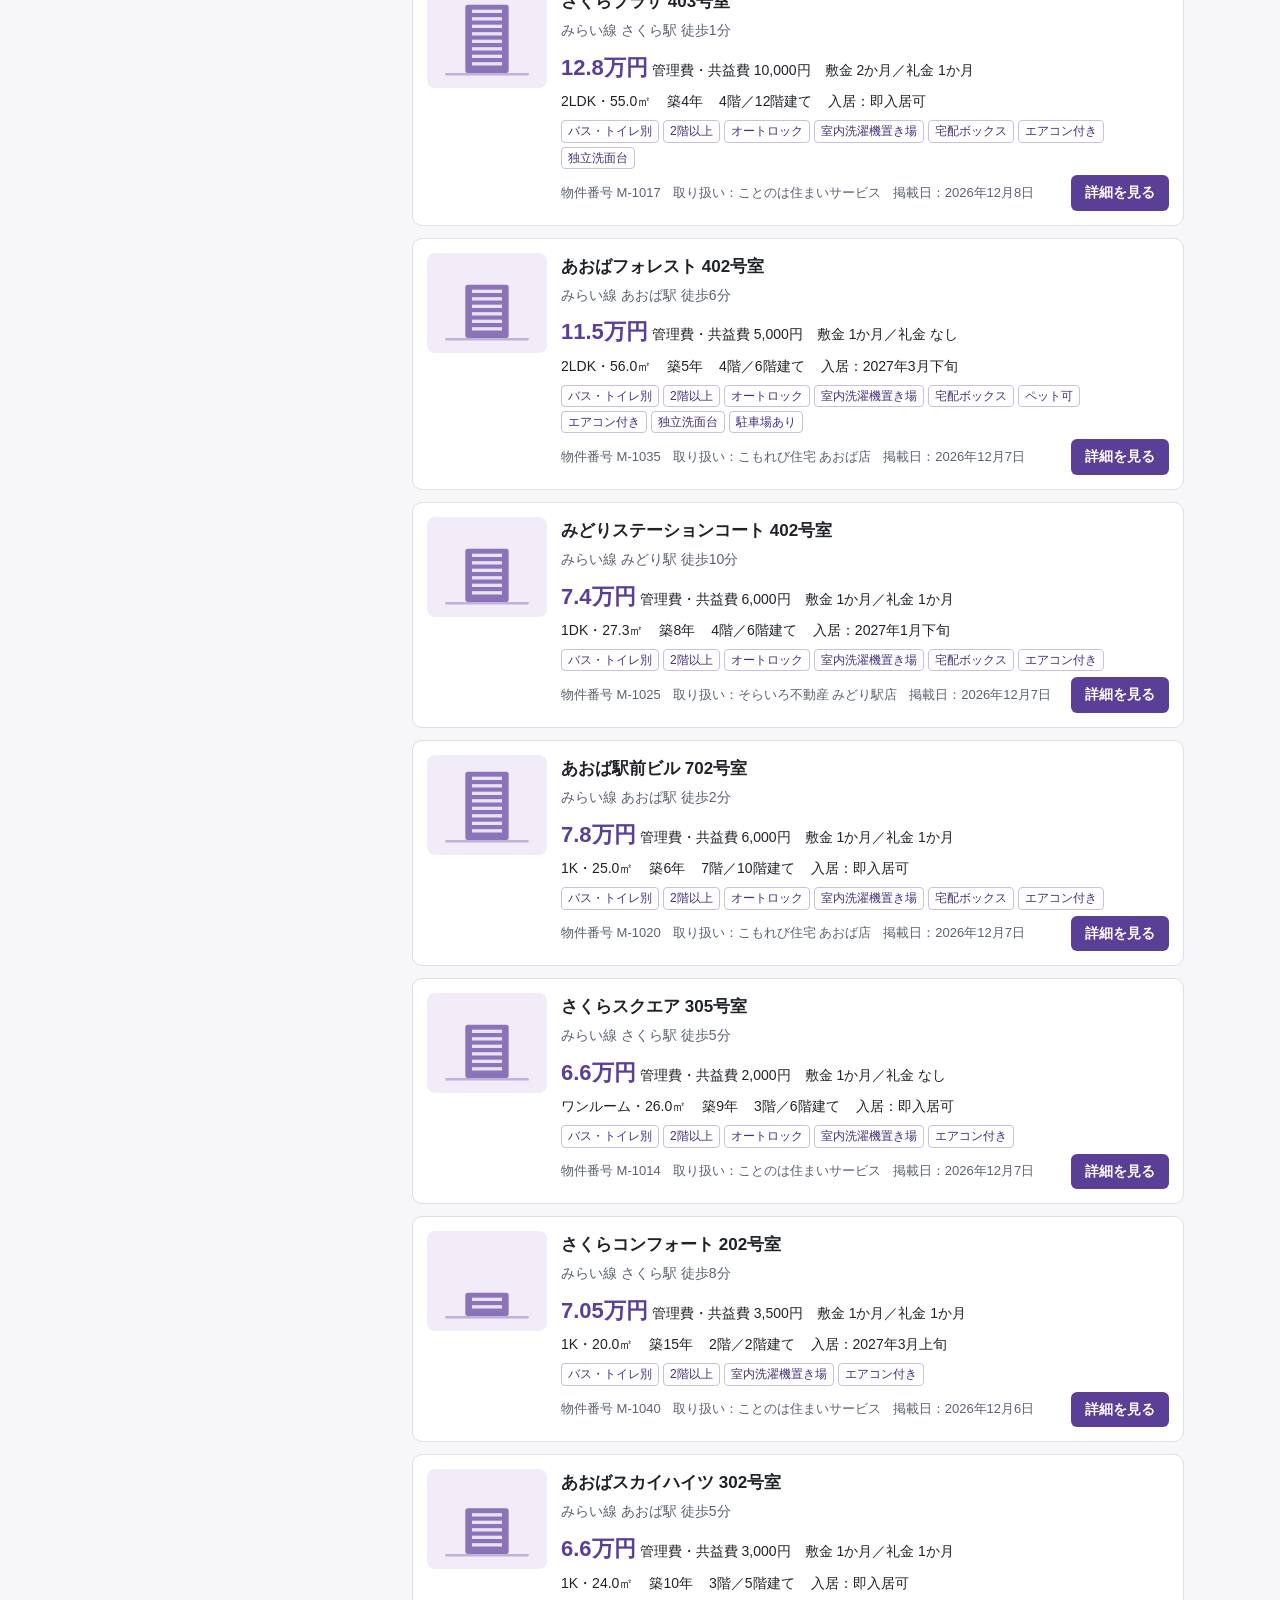
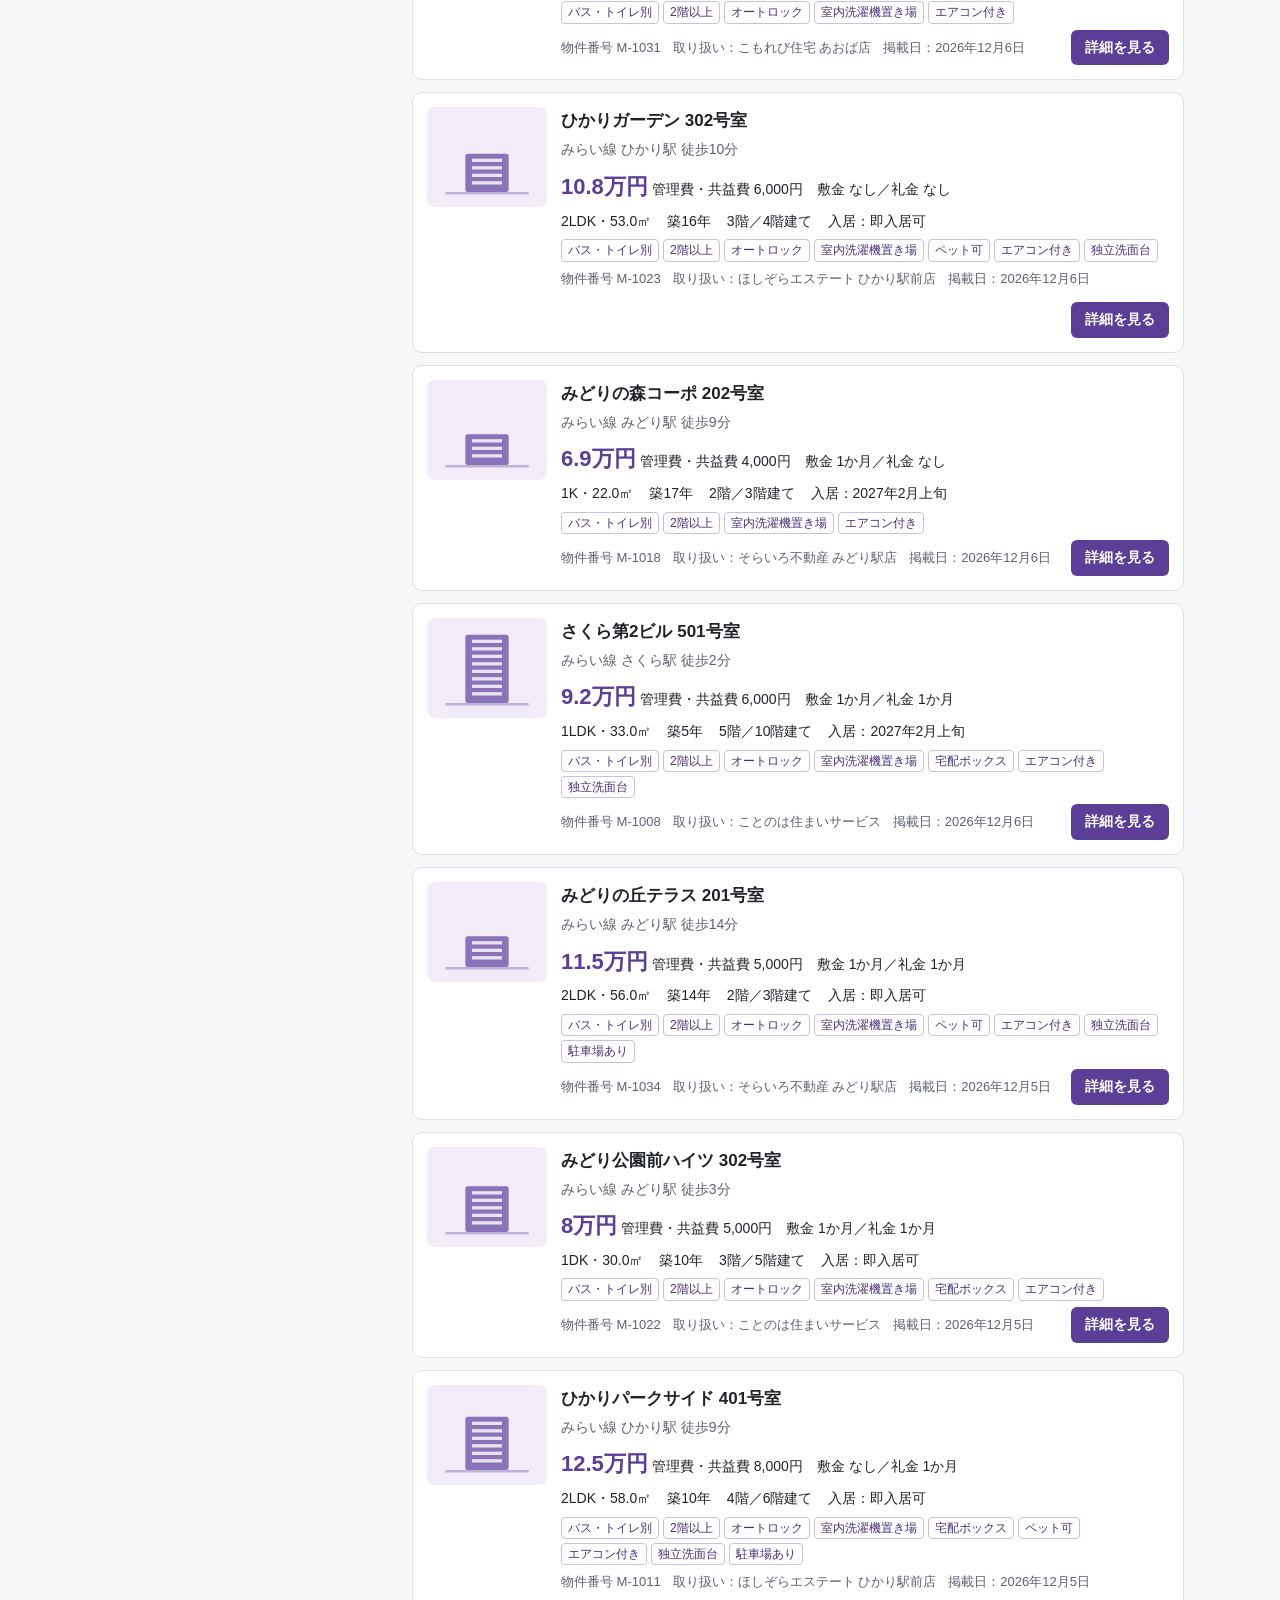
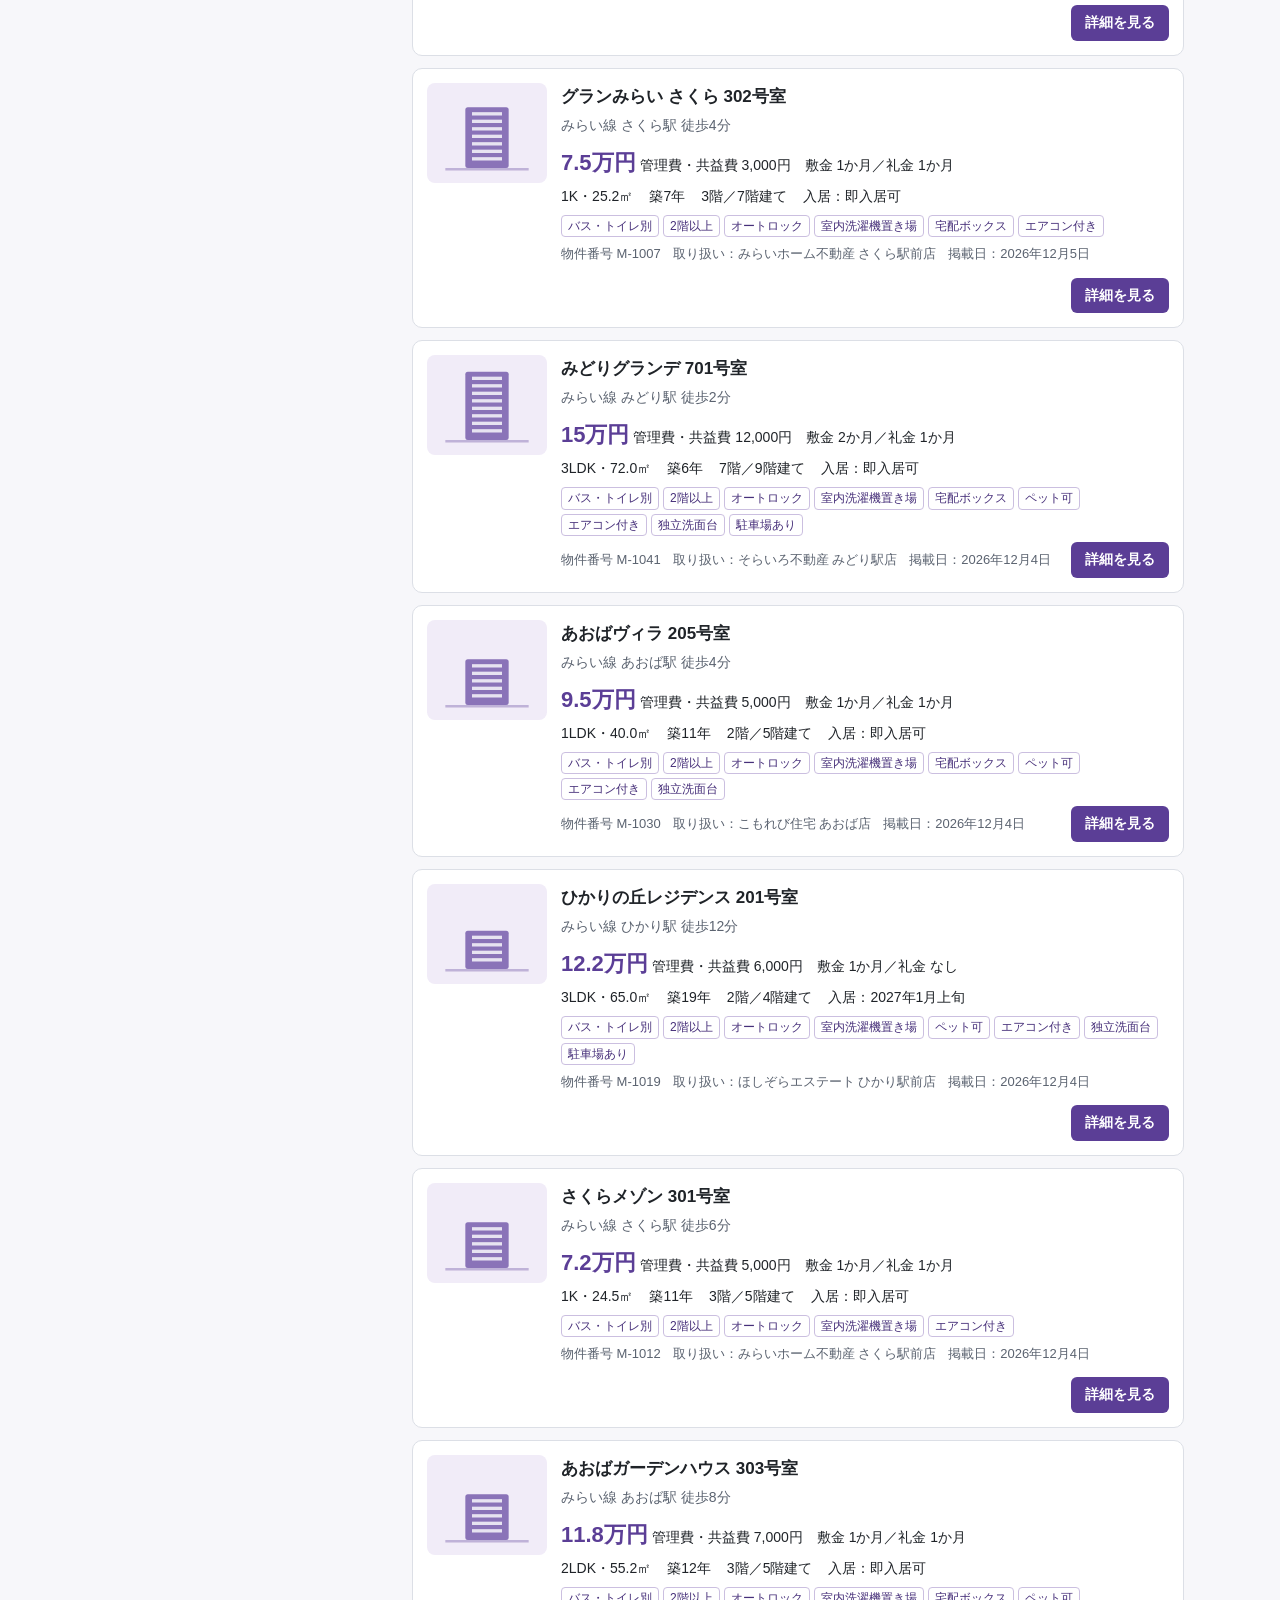
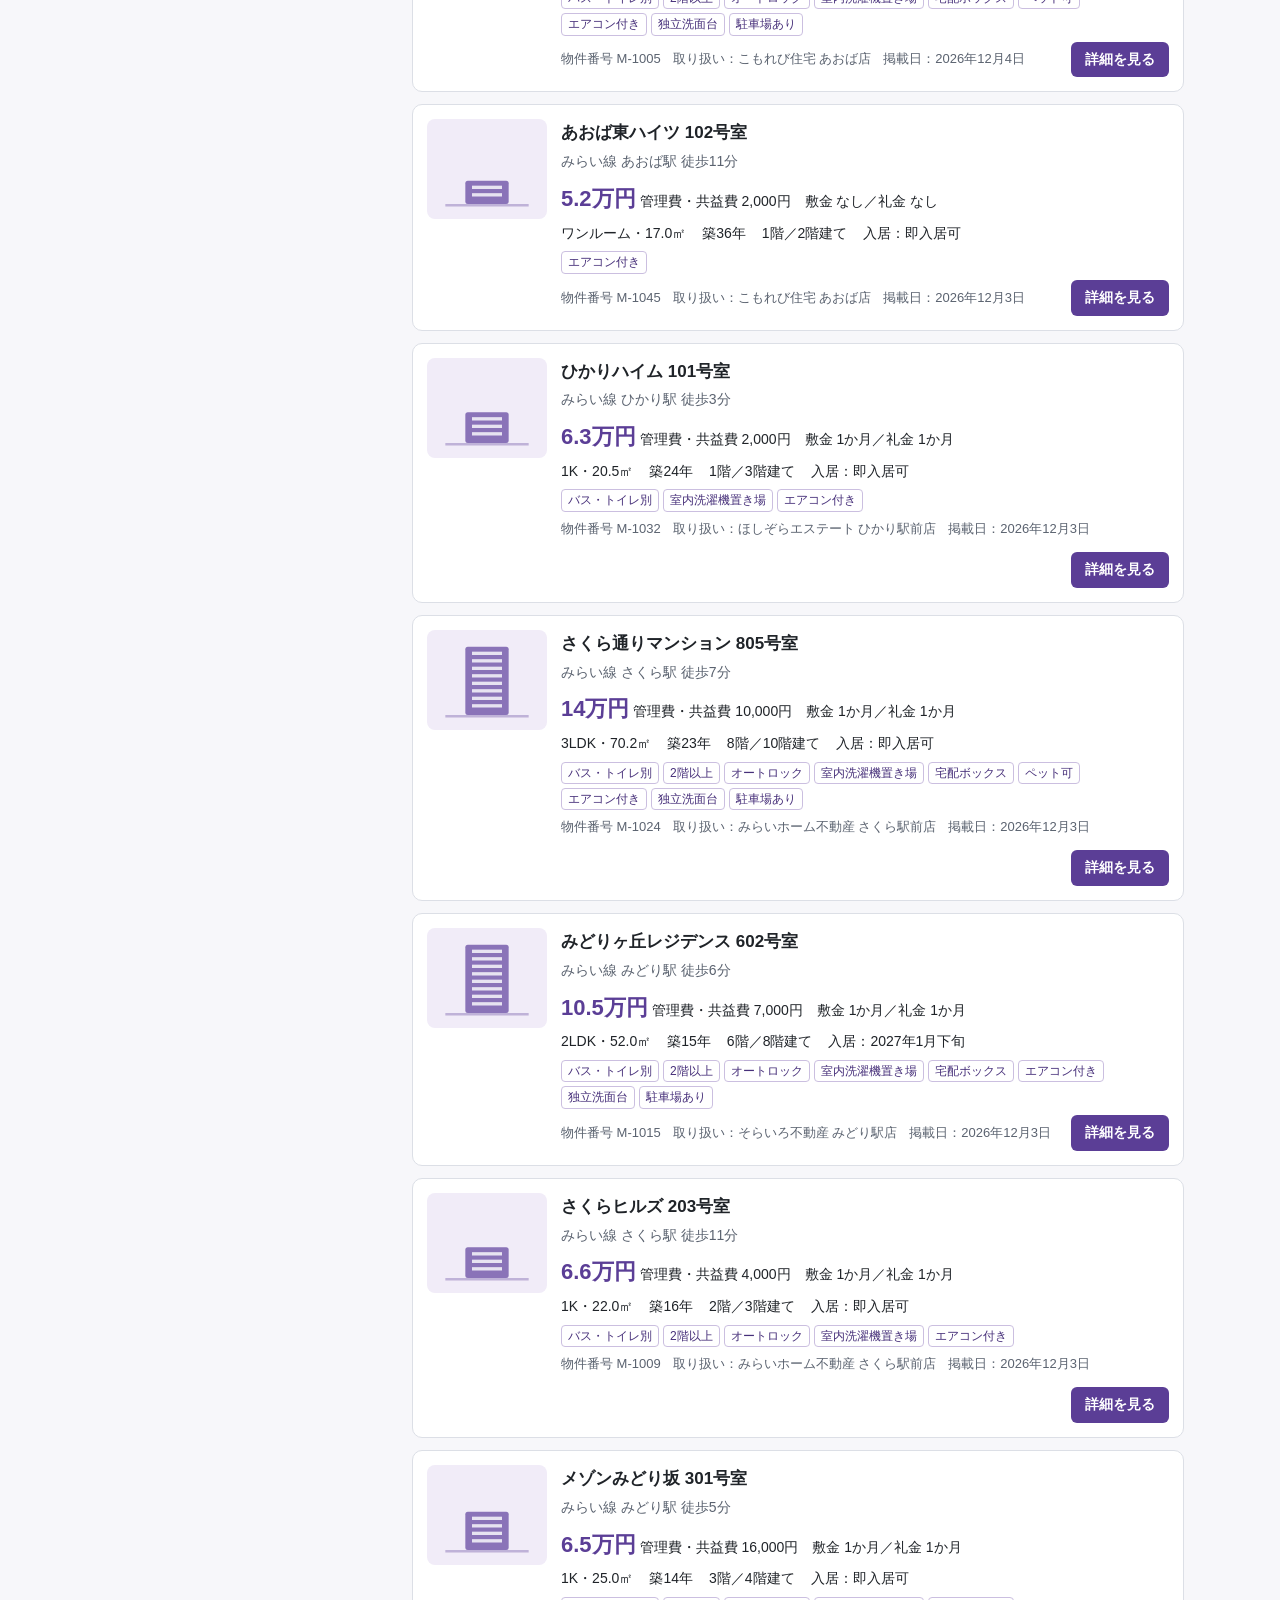
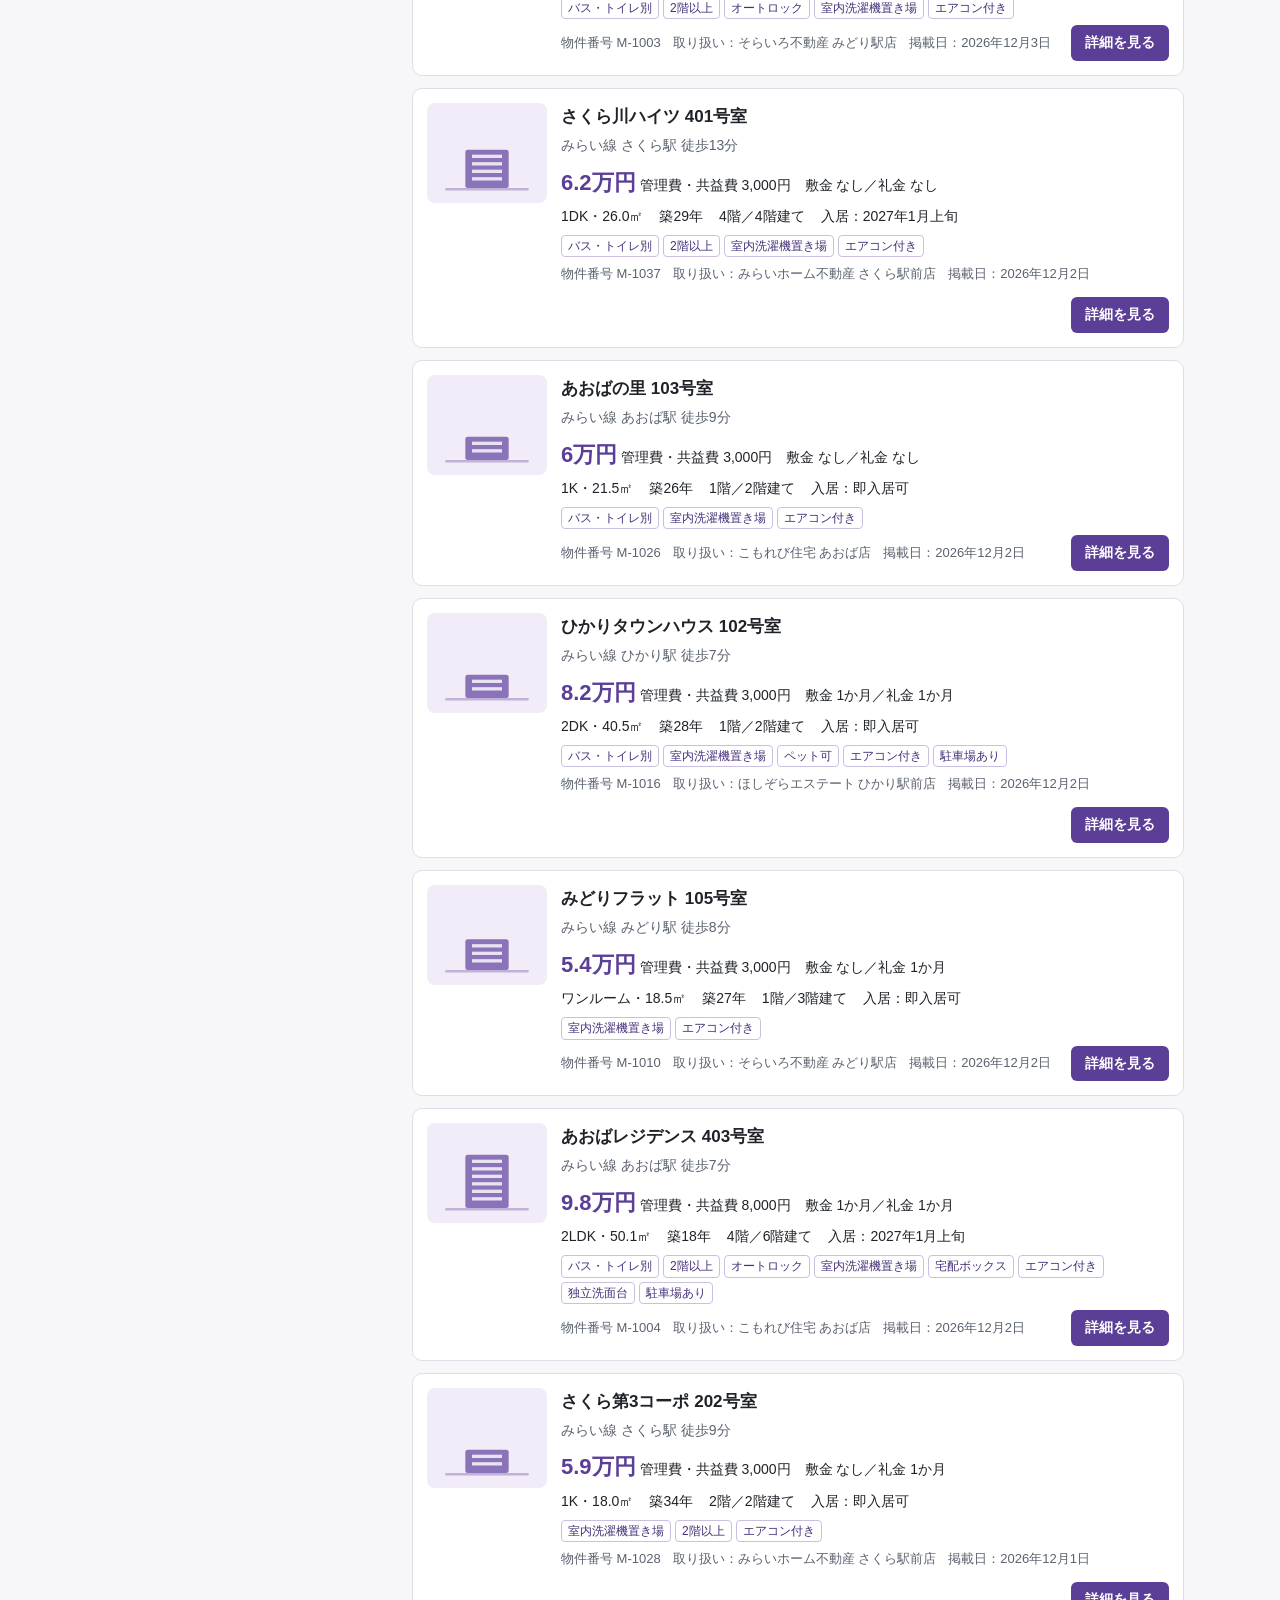
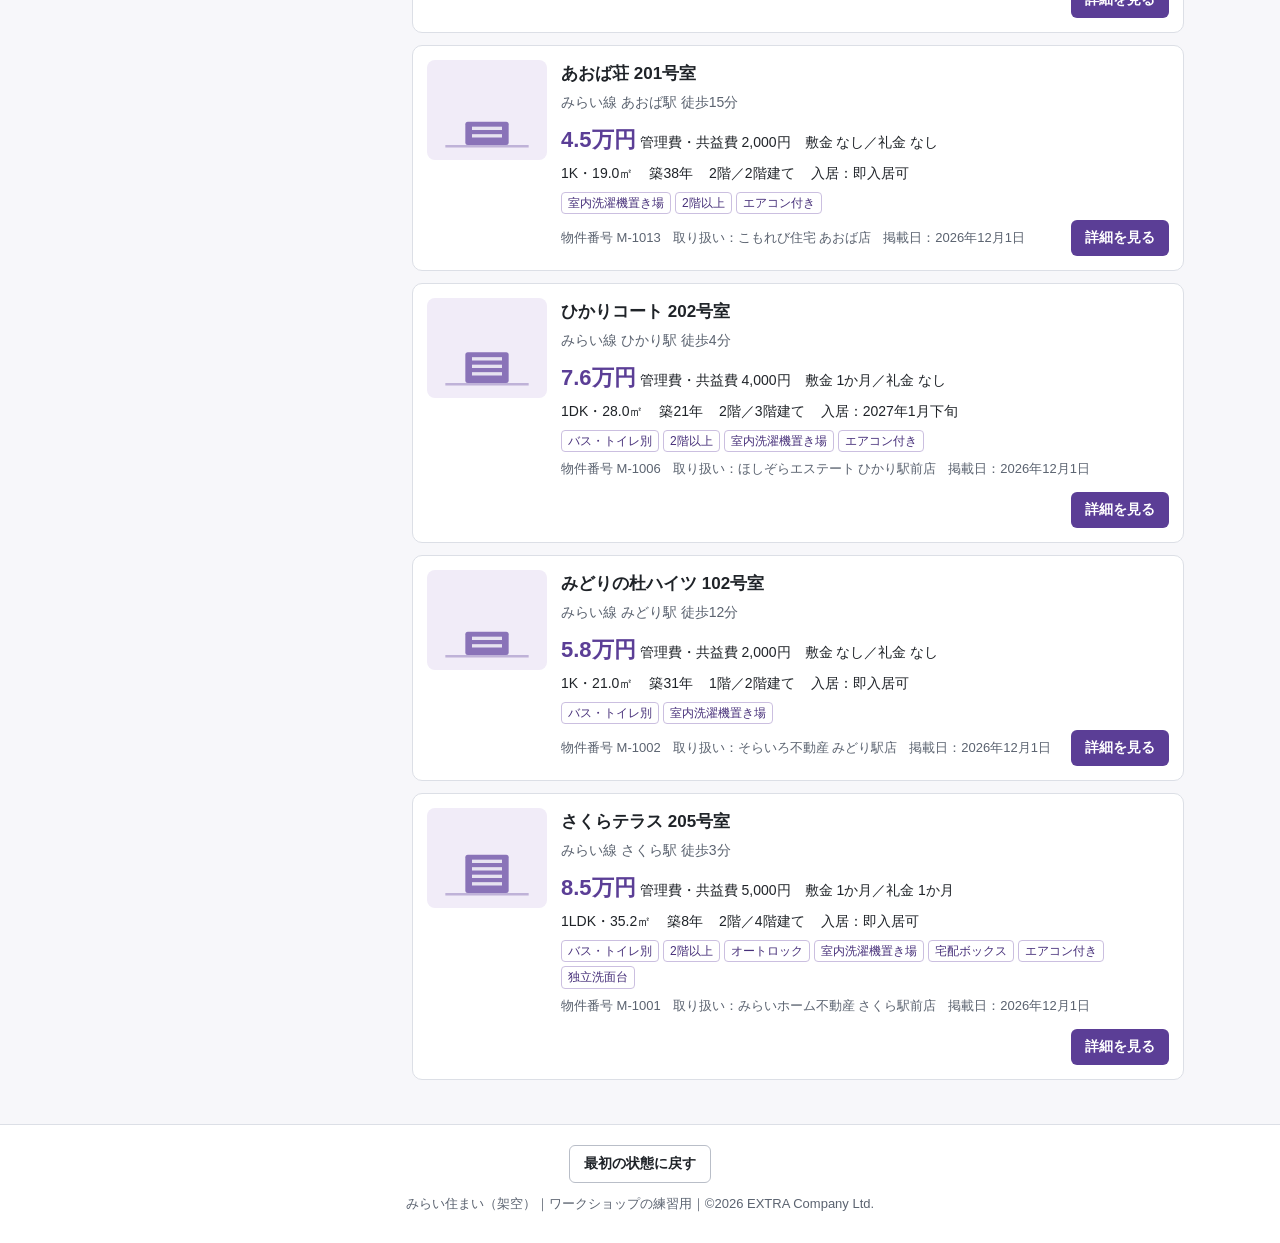
<file: みらい住まい/index.html>
<!doctype html>
<html lang="ja">
<head>
<meta charset="utf-8">
<meta name="robots" content="noindex,nofollow">
<meta name="viewport" content="width=device-width,initial-scale=1">
<title>みらい住まい 社宅・賃貸のお部屋さがし（練習用）</title>
<link rel="stylesheet" href="css/style.css">
</head>
<body>
<div class="band">これは練習用のサイトです。本当の注文・予約・送信はされません（架空のお店・データです）</div>
<header class="site">
  <div class="in">
    <a class="back-search" href="../index.html">← みらい検索</a>
    <svg class="mark" viewBox="0 0 34 34" aria-hidden="true"><rect x="1" y="1" width="32" height="32" rx="7" fill="#5B3E96"/><path d="M8 17 L17 9 L26 17 V26 H8 Z" fill="none" stroke="#fff" stroke-width="2.4" stroke-linejoin="round"/><rect x="14.5" y="19" width="5" height="7" fill="#fff"/></svg>
    <p class="site-name"><a href="#/" style="color:inherit;text-decoration:none">みらい住まい</a><small>社宅・賃貸のお部屋さがし（みらい線沿線）</small></p>
    <span class="today">今日：<span id="today"></span>　｜　掲載 <span id="total"></span>件</span>
  </div>
</header>
<nav class="crumb" id="crumb" aria-label="現在の場所"></nav>

<main>
  <!-- 検索と一覧 -->
  <section id="view-list">
    <div class="layout">
      <form class="card search" id="search" aria-label="物件をさがす条件">
        <h2>条件でさがす</h2>
        <fieldset>
          <legend>駅（みらい線・複数選べます）</legend>
          <div class="opt" id="opt-st"></div>
        </fieldset>
        <fieldset>
          <legend><label for="rent">家賃の上限</label></legend>
          <select id="rent"></select>
          <div class="opt" style="margin-top:6px"><label for="inc"><input type="checkbox" id="inc"> 管理費・共益費を含む</label></div>
          <p class="note">チェックを入れると「家賃＋管理費」で上限と比べます。</p>
        </fieldset>
        <fieldset>
          <legend>間取り（複数選べます）</legend>
          <div class="opt" id="opt-mad"></div>
        </fieldset>
        <fieldset>
          <legend><label for="area">専有面積</label></legend>
          <select id="area"></select>
        </fieldset>
        <fieldset>
          <legend><label for="walk">駅から徒歩</label></legend>
          <select id="walk"></select>
        </fieldset>
        <fieldset>
          <legend><label for="age">築年数</label></legend>
          <select id="age"></select>
        </fieldset>
        <fieldset>
          <legend>こだわり条件</legend>
          <div class="opt" id="opt-f"></div>
        </fieldset>
        <div class="btns">
          <button type="submit" class="btn btn-main">この条件で検索する</button>
          <button type="button" class="btn btn-sub" id="clear">条件をすべて外す</button>
        </div>
      </form>

      <div>
        <div class="list-head">
          <p class="count" style="margin:0">該当 <b id="count">0</b> 件</p>
          <div class="sort"><label for="sort">並べ替え</label>
            <select id="sort">
              <option value="new">新着順</option>
              <option value="cheap">家賃が安い順</option>
              <option value="near">駅から近い順</option>
              <option value="wide">広い順</option>
            </select>
          </div>
        </div>
        <p class="cond-now" id="cond-now"></p>
        <div id="results"></div>
      </div>
    </div>
  </section>

  <!-- 物件の詳細 -->
  <section id="view-room" class="hidden"></section>

  <!-- 問い合わせフォーム -->
  <section id="view-inquiry" class="hidden">
    <div class="card">
      <h2>この物件に問い合わせる</h2>
      <div class="room-mini" id="inq-room"></div>
      <form id="inq-form" novalidate>
        <div class="form-row">
          <label for="f-name">お名前<span class="req">必須</span></label>
          <input type="text" id="f-name" autocomplete="off" placeholder="例：みらい 太郎">
        </div>
        <div class="form-row">
          <label for="f-company">会社名・部署<span class="opt-mark">任意</span></label>
          <input type="text" id="f-company" autocomplete="off" placeholder="例：株式会社みらい商事 総務部">
          <p class="note" style="font-size:12px;color:#5B6370;margin:2px 0 0">法人契約（社宅）でのご相談の場合はご記入ください。</p>
        </div>
        <div class="form-row">
          <label for="f-mail">メールアドレス<span class="req">必須</span></label>
          <input type="email" id="f-mail" autocomplete="off" placeholder="例：taro@example.com">
        </div>
        <div class="form-row">
          <label for="f-tel">電話番号<span class="opt-mark">任意</span></label>
          <input type="tel" id="f-tel" autocomplete="off" placeholder="例：000-0000-0000">
        </div>
        <div class="form-row">
          <label for="f-movein">希望の入居時期<span class="req">必須</span></label>
          <select id="f-movein">
            <option value="">選んでください</option>
            <option>すぐにでも</option>
            <option>2027年1月</option>
            <option>2027年2月</option>
            <option>2027年3月</option>
            <option>2027年4月以降</option>
            <option>まだ決まっていない</option>
          </select>
        </div>
        <div class="form-row">
          <span class="lbl">内見の希望日<span class="opt-mark">任意</span></span>
          <div class="two">
            <div><label for="f-visit" style="font-size:13px;color:#5B6370">日にち</label><select id="f-visit"></select></div>
            <div><label for="f-time" style="font-size:13px;color:#5B6370">時間帯</label>
              <select id="f-time">
                <option value="">選んでください</option>
                <option>午前（10時〜12時）</option>
                <option>午後（13時〜17時）</option>
                <option>夕方（17時〜19時）</option>
              </select></div>
          </div>
        </div>
        <div class="form-row">
          <label for="f-q">質問・ご要望<span class="opt-mark">任意</span></label>
          <textarea id="f-q" placeholder="例：法人契約はできますか？"></textarea>
        </div>
        <p class="err" id="inq-err" role="alert"></p>
        <div class="actions">
          <button type="button" class="btn btn-sub" id="inq-back">物件の詳細に戻る</button>
          <button type="submit" class="btn btn-main">入力内容を確認する</button>
        </div>
      </form>
    </div>
  </section>

  <!-- 確認 -->
  <section id="view-confirm" class="hidden">
    <div class="card">
      <h2>入力内容の確認</h2>
      <p>まだ送信されていません。内容を確かめて、よければ［送信する］を押してください。</p>
      <div class="room-mini" id="cf-room"></div>
      <table id="cf-table"></table>
      <p style="font-size:13px;color:#5B6370">送信すると、取り扱いの不動産会社に問い合わせが届きます（練習用：不動産会社には届きません。入力したメールアドレスに【テスト】の受付メールが届きます）。</p>
      <div class="actions">
        <button type="button" class="btn btn-sub" id="cf-back">入力画面に戻る</button>
        <button type="button" class="btn btn-send" id="cf-send">送信する</button>
      </div>
    </div>
  </section>

  <!-- 完了 -->
  <section id="view-done" class="hidden">
    <div class="card done">
      <p class="big">問い合わせの送信が完了しました（練習）</p>
      <p>練習用のサイトなので、不動産会社には届いていません。</p>
      <p id="mail-note" hidden style="background:#EEF6FF;border:1px solid #9CC3F5;border-radius:8px;padding:10px 14px;color:#1F2328;font-weight:700"></p>
      <p>本番では、このボタンは人が自分で押す所です。AI には『送信の前で止まって』と頼みましょう。</p>
      <p id="done-room" style="color:#5B6370;font-size:14px"></p>
      <div class="actions" style="justify-content:center">
        <a class="btn btn-main" href="#/">物件さがしのトップへ</a>
      </div>
    </div>
  </section>
</main>

<footer class="site">
  <div class="reset"><button type="button" class="btn btn-sub btn-small" id="reset">最初の状態に戻す</button></div>
  みらい住まい（架空）｜ワークショップの練習用｜©2026 EXTRA Company Ltd.
</footer>

<script src="../mail.js"></script>
<script src="js/data.js"></script>
<script src="js/app.js"></script>
</body>
</html>
</file>
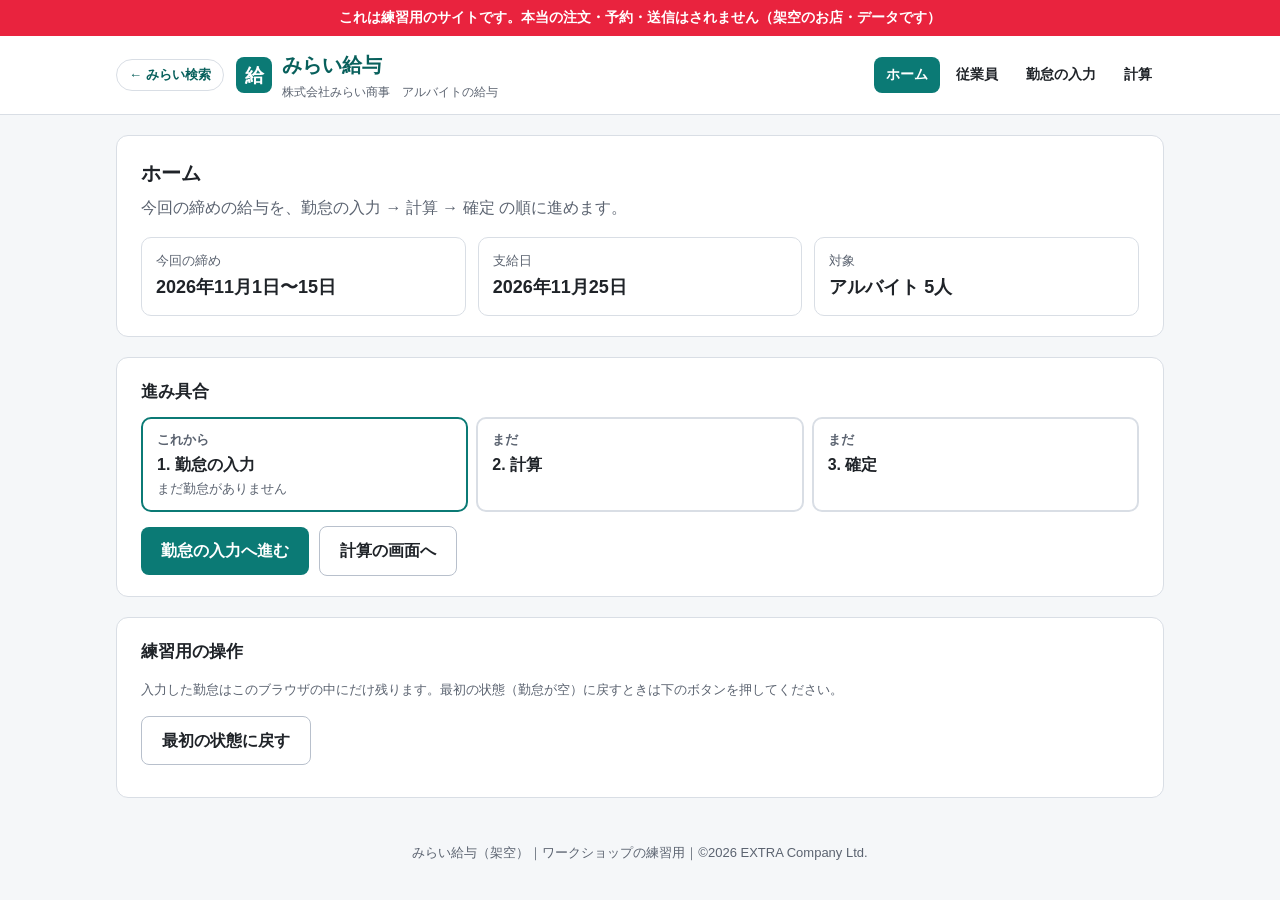
<file: みらい給与/index.html>
<!doctype html>
<html lang="ja">
<head>
<meta charset="utf-8">
<meta name="robots" content="noindex,nofollow">
<meta name="viewport" content="width=device-width,initial-scale=1">
<title>みらい給与（練習用）</title>
<style>
  :root{--ink:#1F2328;--sub:#5B6370;--line:#D9DEE5;--main:#0B7A75;--main-dark:#08605C;--main-pale:#E6F4F3;--red:#E9233E;--bg:#F5F7F9}
  *{box-sizing:border-box}
  body{margin:0;font-family:"Noto Sans JP","Hiragino Sans","Hiragino Kaku Gothic ProN",sans-serif;color:var(--ink);background:var(--bg);line-height:1.7}
  .band{background:#E9233E;color:#fff;text-align:center;font-weight:700;padding:6px 12px;font-size:14px}
  header{background:#fff;border-bottom:1px solid var(--line)}
  .head-in{max-width:1080px;margin:0 auto;padding:12px 16px;display:flex;align-items:center;gap:12px;flex-wrap:wrap}
  .to-search{font-size:13px;font-weight:700;color:var(--main-dark);text-decoration:none;border:1px solid var(--line);border-radius:999px;padding:4px 12px;white-space:nowrap}
  .to-search:hover{background:var(--main-pale)}
  tr.pick td{background:var(--main-pale)}
  main td a{color:var(--main-dark);font-weight:700}
  .brand{display:flex;align-items:center;gap:10px;margin-right:auto}
  .brand h1{font-size:20px;margin:0;color:var(--main-dark)}
  .brand small{display:block;font-size:12px;color:var(--sub);font-weight:400}
  nav{display:flex;gap:4px;flex-wrap:wrap}
  nav a{color:var(--ink);text-decoration:none;padding:6px 12px;border-radius:8px;font-weight:700;font-size:14px}
  nav a:hover{background:var(--main-pale)}
  nav a.on{background:var(--main);color:#fff}
  main{max-width:1080px;margin:20px auto;padding:0 16px}
  .card{background:#fff;border:1px solid var(--line);border-radius:12px;padding:20px 24px;margin-bottom:20px}
  h2{font-size:20px;margin:0 0 4px}
  h3{font-size:17px;margin:0 0 10px}
  .lead{color:var(--sub);margin:0 0 16px}
  .facts{display:grid;grid-template-columns:repeat(3,1fr);gap:12px}
  .fact{border:1px solid var(--line);border-radius:10px;padding:12px 14px}
  .fact .k{color:var(--sub);font-size:13px}
  .fact .v{font-size:18px;font-weight:800}
  .steps{display:flex;list-style:none;padding:0;margin:0;gap:8px;flex-wrap:wrap}
  .steps li{flex:1;min-width:180px;border:2px solid var(--line);border-radius:10px;padding:10px 14px;background:#fff}
  .steps li .st{font-size:13px;font-weight:700;color:var(--sub)}
  .steps li.done{border-color:var(--main);background:var(--main-pale)}
  .steps li.done .st{color:var(--main-dark)}
  .steps li.now{border-color:var(--main)}
  label{font-weight:700}
  .field{margin:12px 0}
  .field label{display:block;margin-bottom:4px}
  input,select,textarea{font:inherit;padding:8px 10px;border:1px solid #B8C0CC;border-radius:8px;background:#fff;color:var(--ink)}
  select{min-width:240px}
  textarea{width:100%;min-height:180px;font-family:ui-monospace,Menlo,monospace;font-size:14px}
  .btn{display:inline-block;font:inherit;font-weight:700;border:0;border-radius:8px;padding:10px 20px;cursor:pointer}
  .btn-main{background:var(--main);color:#fff}
  .btn-main:hover{background:var(--main-dark)}
  .btn-sub{background:#fff;color:var(--ink);border:1px solid #B8C0CC}
  .btn-go{background:var(--red);color:#fff}
  .btn-small{padding:4px 10px;font-size:13px}
  .btn:disabled{opacity:.4;cursor:not-allowed}
  .actions{display:flex;gap:10px;flex-wrap:wrap;margin-top:14px;align-items:center}
  .tbl-wrap{overflow-x:auto}
  table{width:100%;border-collapse:collapse;font-size:15px}
  th,td{text-align:left;border-bottom:1px solid var(--line);padding:8px 8px;white-space:nowrap}
  thead th{background:#F0F3F6;color:var(--sub);font-size:13px}
  td.num,th.num{text-align:right}
  tfoot td{font-weight:800;border-top:2px solid var(--ink)}
  .edit input{width:100%;min-width:72px}
  .edit input.brk{min-width:64px}
  .msg{margin-top:12px;font-weight:700;color:var(--main-dark);white-space:pre-line}
  .warn{margin:12px 0;padding:10px 14px;border-radius:8px;background:#FFF1F2;border:1px solid #F5B5BF;color:#B0172C;font-weight:700}
  .note{font-size:13px;color:var(--sub)}
  .sr{position:absolute;width:1px;height:1px;overflow:hidden;clip:rect(0 0 0 0);white-space:nowrap}
  .hidden{display:none !important}
  .done{text-align:center;padding:32px 24px}
  .done .big{font-size:22px;font-weight:800;color:var(--red)}
  .overlay{position:fixed;inset:0;background:rgba(20,26,33,.45);display:flex;align-items:center;justify-content:center;padding:16px;z-index:10}
  .dialog{background:#fff;border-radius:12px;max-width:460px;width:100%;padding:24px}
  .dialog h3{font-size:18px}
  details summary{cursor:pointer;font-weight:700;color:var(--main-dark)}
  footer{text-align:center;color:var(--sub);font-size:13px;padding:24px 16px}
  @media (max-width:720px){.facts{grid-template-columns:1fr}.card{padding:16px}select{min-width:0;width:100%}}
</style>
</head>
<body>
<div class="band">これは練習用のサイトです。本当の注文・予約・送信はされません（架空のお店・データです）</div>
<header>
  <div class="head-in">
    <a class="to-search" href="../index.html">← みらい検索</a>
    <div class="brand">
      <svg width="36" height="36" viewBox="0 0 36 36" aria-hidden="true"><rect width="36" height="36" rx="8" fill="#0B7A75"/><text x="18" y="25" text-anchor="middle" font-size="19" font-weight="700" fill="#fff" font-family="Hiragino Sans,sans-serif">給</text></svg>
      <h1>みらい給与<small>株式会社みらい商事　アルバイトの給与</small></h1>
    </div>
    <nav aria-label="画面の切り替え">
      <a href="#home" data-page="home">ホーム</a>
      <a href="#staff" data-page="staff">従業員</a>
      <a href="#kintai" data-page="kintai">勤怠の入力</a>
      <a href="#keisan" data-page="keisan">計算</a>
    </nav>
  </div>
</header>
<main>

<!-- ホーム -->
<section id="page-home" data-page="home">
  <div class="card">
    <h2>ホーム</h2>
    <p class="lead">今回の締めの給与を、勤怠の入力 → 計算 → 確定 の順に進めます。</p>
    <div class="facts">
      <div class="fact"><div class="k">今回の締め</div><div class="v">2026年11月1日〜15日</div></div>
      <div class="fact"><div class="k">支給日</div><div class="v">2026年11月25日</div></div>
      <div class="fact"><div class="k">対象</div><div class="v">アルバイト 5人</div></div>
    </div>
  </div>
  <div class="card">
    <h3>進み具合</h3>
    <ol class="steps" id="steps">
      <li id="step-kintai"><div class="st" id="step-kintai-st">まだ</div><b>1. 勤怠の入力</b><div id="step-kintai-text" class="note"></div></li>
      <li id="step-keisan"><div class="st" id="step-keisan-st">まだ</div><b>2. 計算</b><div id="step-keisan-text" class="note"></div></li>
      <li id="step-kakutei"><div class="st" id="step-kakutei-st">まだ</div><b>3. 確定</b><div id="step-kakutei-text" class="note"></div></li>
    </ol>
    <div class="actions">
      <a class="btn btn-main" href="#kintai" style="text-decoration:none">勤怠の入力へ進む</a>
      <a class="btn btn-sub" href="#keisan" style="text-decoration:none">計算の画面へ</a>
    </div>
  </div>
  <div class="card">
    <h3>練習用の操作</h3>
    <p class="note">入力した勤怠はこのブラウザの中にだけ残ります。最初の状態（勤怠が空）に戻すときは下のボタンを押してください。</p>
    <div class="actions"><button type="button" class="btn btn-sub" id="resetBtn">最初の状態に戻す</button></div>
    <div class="msg" id="resetMsg" role="status"></div>
  </div>
</section>

<!-- 従業員 -->
<section id="page-staff" data-page="staff" class="hidden">
  <div class="card">
    <h2>従業員</h2>
    <p class="lead">登録されている従業員と時給です。</p>
    <div class="tbl-wrap">
      <table>
        <thead><tr><th>名前</th><th class="num">時給</th><th>働く場所</th><th>雇用の形</th><th>勤怠</th></tr></thead>
        <tbody id="staffBody"></tbody>
      </table>
    </div>
  </div>
</section>

<!-- 勤怠の入力 -->
<section id="page-kintai" data-page="kintai" class="hidden">
  <div class="card">
    <h2>勤怠の入力</h2>
    <p class="lead">締め：2026年11月1日〜15日。従業員を選んで、1日ずつ入れてください（時刻は 09:00 の形、休憩は分）。</p>
    <div class="field">
      <label for="who">従業員</label>
      <select id="who"></select>
    </div>
    <div class="tbl-wrap">
      <table class="edit">
        <thead><tr><th>日付</th><th>出勤</th><th>退勤</th><th>休憩（分）</th><th>操作</th></tr></thead>
        <tbody id="editBody"></tbody>
      </table>
    </div>
    <p class="note" id="editEmpty">この従業員の勤怠はまだありません。［行を追加する］で入れてください。</p>
    <div class="actions"><button type="button" class="btn btn-sub" id="addRow">行を追加する</button></div>
  </div>

  <div class="card">
    <h3>CSV を貼り付けて取り込む</h3>
    <p class="note">列は「日付,名前,出勤,退勤,休憩（分）」です（1行目の見出しはあってもなくても大丈夫）。取り込んだ行は、今の勤怠に<strong>足されます</strong>（置き換えません）。</p>
    <div class="field">
      <label for="csvText">勤怠の CSV</label>
      <textarea id="csvText" placeholder="日付,名前,出勤,退勤,休憩（分）"></textarea>
    </div>
    <div class="field">
      <label for="csvFile">または CSV ファイルを選ぶ</label>
      <input type="file" id="csvFile" accept=".csv,text/csv">
    </div>
    <div class="actions"><button type="button" class="btn btn-main" id="importBtn">貼り付けた CSV を取り込む</button></div>
    <div class="msg" id="importMsg" role="status"></div>
  </div>

  <div class="card">
    <h3>入力済みの勤怠（全員）</h3>
    <p class="note" id="allCount"></p>
    <div class="tbl-wrap">
      <table>
        <thead><tr><th class="num">No.</th><th>日付</th><th>名前</th><th>出勤</th><th>退勤</th><th class="num">休憩（分）</th></tr></thead>
        <tbody id="allBody"></tbody>
      </table>
    </div>
    <div class="actions">
      <button type="button" class="btn btn-sub" id="downloadBtn">勤怠の CSV をダウンロード</button>
      <a class="btn btn-main" href="#keisan" style="text-decoration:none">計算の画面へ進む</a>
    </div>
    <div class="msg" id="downloadMsg" role="status"></div>
  </div>
</section>

<!-- 計算 -->
<section id="page-keisan" data-page="keisan" class="hidden">
  <div class="card">
    <h2>計算</h2>
    <p class="lead">締め：2026年11月1日〜15日／支給日：2026年11月25日。入力済みの勤怠から、人ごとの支給額を計算します。</p>
    <p class="note">計算のしかた：働いた時間＝退勤−出勤−休憩（1分単位）。1日8時間を超えた分は時給の25%増し、22時〜翌5時の分はさらに25%増し。人ごとの合計で1円未満を切り捨て。交通費・保険料・税金はこの画面では扱いません。</p>
    <div class="actions"><button type="button" class="btn btn-main" id="calcBtn">給与を計算する</button></div>
    <div class="msg" id="calcMsg" role="status"></div>
  </div>

  <div class="card hidden" id="resultCard">
    <h3>計算結果</h3>
    <div id="warnBox"></div>
    <div class="tbl-wrap">
      <table>
        <thead><tr><th>名前</th><th class="num">時給</th><th class="num">出勤日数</th><th class="num">働いた時間</th><th class="num">うち残業</th><th class="num">うち深夜</th><th class="num">支給額</th></tr></thead>
        <tbody id="resultBody"></tbody>
        <tfoot><tr><td colspan="6">合計</td><td class="num" id="resultTotal"></td></tr></tfoot>
      </table>
    </div>
    <details style="margin-top:14px">
      <summary>日ごとの内訳を見る</summary>
      <div class="tbl-wrap" style="margin-top:8px">
        <table>
          <thead><tr><th>名前</th><th>日付</th><th>出勤</th><th>退勤</th><th class="num">休憩（分）</th><th class="num">働いた時間</th><th class="num">うち残業</th><th class="num">うち深夜</th></tr></thead>
          <tbody id="detailBody"></tbody>
        </table>
      </div>
    </details>
    <div class="actions">
      <button type="button" class="btn btn-go" id="kakuteiBtn">給与を確定する</button>
      <span class="note">確定すると、この締めの給与は変更できなくなります。</span>
    </div>
  </div>
</section>

<!-- 完了 -->
<section id="page-done" data-page="done" class="hidden">
  <div class="card done">
    <p class="big">［確定する］が押されました</p>
    <p>練習用のサイトなので、給与は確定・振込されていません。<br>本番では、このボタンは<strong>人が自分で押す</strong>所です。<br>AI には「確定の前で止まって」と頼みましょう。</p>
    <div class="actions" style="justify-content:center"><a class="btn btn-sub" href="#home" style="text-decoration:none">ホームに戻る</a></div>
  </div>
</section>

</main>

<!-- 確認の窓 -->
<div class="overlay hidden" id="confirmBox" role="dialog" aria-modal="true" aria-labelledby="confirmTitle">
  <div class="dialog">
    <h3 id="confirmTitle">給与を確定しますか？</h3>
    <p>2026年11月1日〜15日の締め（支給日 11月25日）の給与を確定します。<br><strong>確定すると変更できません。</strong></p>
    <p>支給額の合計：<strong id="confirmTotal"></strong></p>
    <div class="actions">
      <button type="button" class="btn btn-sub" id="confirmCancel">やめる</button>
      <button type="button" class="btn btn-go" id="confirmOk">確定する</button>
    </div>
  </div>
</div>

<footer>みらい給与（架空）｜ワークショップの練習用｜©2026 EXTRA Company Ltd.</footer>

<script src="keisan.js"></script>
<script>
(function () {
  'use strict';
  var K = window.MiraiKeisan;
  var $ = function (id) { return document.getElementById(id); };
  var KEY = 'mirai-kyuyo-v1';

  // 状態：rows（勤怠）・nextId・calcDone（計算済みか）・confirmed（確定ボタンが押されたか）
  var state = load() || fresh();
  function fresh() { return { rows: [], nextId: 1, calcDone: false, confirmed: false, who: K.EMPLOYEES[0].name }; }
  function load() {
    try {
      var s = JSON.parse(localStorage.getItem(KEY) || 'null');
      if (s && Array.isArray(s.rows)) return s;
    } catch (e) {}
    return null;
  }
  function save() { try { localStorage.setItem(KEY, JSON.stringify(state)); } catch (e) {} }
  function esc(v) { return String(v == null ? '' : v).replace(/[&<>"]/g, function (c) { return { '&': '&amp;', '<': '&lt;', '>': '&gt;', '"': '&quot;' }[c]; }); }
  function yen(n) { return n.toLocaleString('ja-JP') + '円'; }
  function hm(min) { var h = Math.floor(min / 60), m = min % 60; return h + '時間' + (m < 10 ? '0' : '') + m + '分'; }

  // 勤怠が変わったら、計算と確定をやり直しにする
  function changed() {
    state.calcDone = false; state.confirmed = false;
    $('resultCard').classList.add('hidden');
    $('calcMsg').textContent = state.rows.length ? '勤怠が変わりました。もう一度［給与を計算する］を押してください。' : '';
    save(); renderAll(); renderSteps();
  }

  // ---- 従業員 ----
  function renderStaff() {
    $('staffBody').innerHTML = K.EMPLOYEES.map(function (e) {
      return '<tr id="staff-' + e.id + '"><td>' + esc(e.name) + '</td><td class="num">' + yen(e.rate) + '</td><td>' + esc(e.place) + '</td><td>アルバイト（時給）</td><td><a href="#kintai=' + e.id + '">この人の勤怠を入力する</a></td></tr>';
    }).join('');
  }

  // ---- 勤怠の入力 ----
  function countOf(name) { return state.rows.filter(function (r) { return r.name === name; }).length; }
  function renderWho() {
    var sel = $('who');
    sel.innerHTML = K.EMPLOYEES.map(function (e) {
      return '<option value="' + esc(e.name) + '">' + esc(e.name) + '（' + countOf(e.name) + '行）</option>';
    }).join('');
    sel.value = state.who;
  }
  function renderEdit() {
    var mine = state.rows.filter(function (r) { return r.name === state.who; });
    $('editEmpty').classList.toggle('hidden', mine.length > 0);
    $('editBody').innerHTML = mine.map(function (r, i) {
      var n = (i + 1) + '行目';
      var id = 'r' + r.id;
      return '<tr data-id="' + r.id + '">' +
        '<td><label class="sr" for="' + id + '-date">' + n + 'の日付</label><input id="' + id + '-date" data-f="date" value="' + esc(r.date) + '" placeholder="11/1"></td>' +
        '<td><label class="sr" for="' + id + '-in">' + n + 'の出勤</label><input id="' + id + '-in" data-f="in" value="' + esc(r.in) + '" placeholder="09:00"></td>' +
        '<td><label class="sr" for="' + id + '-out">' + n + 'の退勤</label><input id="' + id + '-out" data-f="out" value="' + esc(r.out) + '" placeholder="18:00"></td>' +
        '<td><label class="sr" for="' + id + '-brk">' + n + 'の休憩（分）</label><input id="' + id + '-brk" class="brk" data-f="brk" inputmode="numeric" value="' + esc(r.brk) + '" placeholder="60"></td>' +
        '<td><button type="button" class="btn btn-sub btn-small" data-del="' + r.id + '">この行を削除</button></td></tr>';
    }).join('');
  }
  function renderAll() {
    $('allCount').textContent = '全部で ' + state.rows.length + ' 行';
    $('allBody').innerHTML = state.rows.length ? state.rows.map(function (r, i) {
      return '<tr><td class="num">' + (i + 1) + '</td><td>' + esc(r.date) + '</td><td>' + esc(r.name) + '</td><td>' + esc(r.in) + '</td><td>' + esc(r.out) + '</td><td class="num">' + esc(r.brk) + '</td></tr>';
    }).join('') : '<tr><td colspan="6" class="note">まだ勤怠がありません</td></tr>';
    var keep = $('who').value; renderWho(); if (keep) $('who').value = keep;
  }

  $('who').addEventListener('change', function () { state.who = this.value; save(); renderEdit(); });
  $('addRow').addEventListener('click', function () {
    var r = { id: state.nextId++, date: '', name: state.who, in: '', out: '', brk: '' };
    state.rows.push(r);
    changed(); renderEdit();
    var el = $('r' + r.id + '-date'); if (el) el.focus();
  });
  $('editBody').addEventListener('input', function (ev) {
    var t = ev.target, f = t.getAttribute('data-f'); if (!f) return;
    var id = +t.closest('tr').getAttribute('data-id');
    state.rows.forEach(function (r) { if (r.id === id) r[f] = t.value; });
    changed();
  });
  $('editBody').addEventListener('click', function (ev) {
    var id = ev.target.getAttribute && ev.target.getAttribute('data-del'); if (!id) return;
    state.rows = state.rows.filter(function (r) { return r.id !== +id; });
    changed(); renderEdit();
  });

  function importText(text) {
    var p = K.parseCsv(text);
    if (!p.rows.length) { $('importMsg').textContent = '取り込める行がありませんでした。列が「日付,名前,出勤,退勤,休憩（分）」になっているか見てください。'; return; }
    p.rows.forEach(function (r) { r.id = state.nextId++; state.rows.push(r); });
    var names = {}; K.EMPLOYEES.forEach(function (e) { names[e.name] = 1; });
    var unknown = p.rows.filter(function (r) { return !names[r.name]; }).length;
    $('importMsg').textContent = p.rows.length + '行を取り込みました（勤怠は全部で ' + state.rows.length + ' 行）。' +
      (p.bad ? '\n読めなかった行：' + p.bad + '行' : '') +
      (unknown ? '\n従業員にない名前の行：' + unknown + '行（計算には入りません）' : '');
    changed(); renderEdit();
  }
  $('importBtn').addEventListener('click', function () { importText($('csvText').value); });
  $('csvFile').addEventListener('change', function () {
    var f = this.files && this.files[0]; if (!f) return;
    var rd = new FileReader();
    rd.onload = function () { $('csvText').value = String(rd.result).replace(/^﻿/, ''); $('importMsg').textContent = 'ファイルを読み込みました。［貼り付けた CSV を取り込む］を押すと取り込みます。'; };
    rd.readAsText(f, 'utf-8');
    this.value = '';
  });

  $('downloadBtn').addEventListener('click', function () {
    if (!state.rows.length) { $('downloadMsg').textContent = 'まだ勤怠がありません。'; return; }
    var blob = new Blob([K.toCsv(state.rows)], { type: 'text/csv;charset=utf-8' });
    var url = URL.createObjectURL(blob);
    var a = document.createElement('a');
    a.href = url; a.download = '勤怠_2026年11月前半_みらい給与.csv';
    document.body.appendChild(a); a.click(); document.body.removeChild(a);
    setTimeout(function () { URL.revokeObjectURL(url); }, 1000);
    $('downloadMsg').textContent = '「勤怠_2026年11月前半_みらい給与.csv」をダウンロードしました（' + state.rows.length + '行）。';
  });

  // ---- 計算 ----
  var last = null;
  function runCalc() {
    last = K.calcPayroll(state.rows);
    var warns = [];
    if (last.skippedNoOut.length) warns.push('退勤が空の行があります（計算から外しました）');
    if (last.skippedBad.length) warns.push('時刻が読めない行があります（計算から外しました）');
    $('warnBox').innerHTML = warns.map(function (w) { return '<div class="warn" role="alert">' + esc(w) + '</div>'; }).join('');
    $('resultBody').innerHTML = last.people.map(function (p) {
      return '<tr><td>' + esc(p.name) + '</td><td class="num">' + yen(p.rate) + '</td><td class="num">' + p.days + '日</td><td class="num">' + hm(p.worked) +
        '</td><td class="num">' + hm(p.ot) + '</td><td class="num">' + hm(p.night) + '</td><td class="num"><b>' + yen(p.pay) + '</b></td></tr>';
    }).join('');
    $('resultTotal').textContent = yen(last.total);
    var det = [];
    last.people.forEach(function (p) {
      p.detail.forEach(function (d) {
        det.push('<tr><td>' + esc(p.name) + '</td><td>' + esc(d.date) + '</td><td>' + esc(d.in) + '</td><td>' + esc(d.out) + '</td><td class="num">' + esc(d.brk === '' ? 0 : d.brk) +
          '</td><td class="num">' + hm(d.worked) + '</td><td class="num">' + hm(d.ot) + '</td><td class="num">' + hm(d.night) + '</td></tr>');
      });
    });
    $('detailBody').innerHTML = det.join('');
    $('resultCard').classList.remove('hidden');
  }
  $('calcBtn').addEventListener('click', function () {
    if (!state.rows.length) { $('calcMsg').textContent = 'まだ勤怠がありません。先に［勤怠の入力］で入れてください。'; return; }
    runCalc();
    state.calcDone = true; save();
    $('calcMsg').textContent = '計算しました（勤怠 ' + state.rows.length + ' 行）。';
    renderSteps();
  });

  // ---- 確定 ----
  $('kakuteiBtn').addEventListener('click', function () {
    if (!last) return;
    $('confirmTotal').textContent = yen(last.total);
    $('confirmBox').classList.remove('hidden');
    $('confirmCancel').focus();
  });
  $('confirmCancel').addEventListener('click', function () { $('confirmBox').classList.add('hidden'); });
  $('confirmOk').addEventListener('click', function () {
    $('confirmBox').classList.add('hidden');
    state.confirmed = true; save(); renderSteps();
    location.hash = '#done';
  });

  // ---- ホームの進み具合 ----
  function setStep(key, cls, st, text) {
    var li = $('step-' + key); li.className = cls;
    $('step-' + key + '-st').textContent = st; $('step-' + key + '-text').textContent = text;
  }
  function renderSteps() {
    var n = state.rows.length;
    setStep('kintai', n ? 'done' : 'now', n ? '入力済み' : 'これから', n ? '勤怠 ' + n + ' 行' : 'まだ勤怠がありません');
    setStep('keisan', state.calcDone ? 'done' : (n ? 'now' : ''), state.calcDone ? '計算済み' : 'まだ', state.calcDone ? '［計算］の画面で結果を見られます' : '');
    setStep('kakutei', state.confirmed ? 'done' : (state.calcDone ? 'now' : ''), state.confirmed ? '確定ボタンが押されました（練習）' : 'まだ', state.confirmed ? '練習用なので本当は確定していません' : '');
  }

  // ---- 最初の状態に戻す ----
  $('resetBtn').addEventListener('click', function () {
    state = fresh(); last = null;
    try { localStorage.removeItem(KEY); } catch (e) {}
    $('csvText').value = ''; $('importMsg').textContent = ''; $('calcMsg').textContent = ''; $('downloadMsg').textContent = '';
    $('resultCard').classList.add('hidden');
    renderWho(); renderEdit(); renderAll(); renderSteps();
    $('resetMsg').textContent = '最初の状態に戻しました（勤怠は空です）。';
  });

  // ---- 画面の切り替え（#hash） ----
  function show() {
    // #kintai=e2（その人の勤怠の入力）・#staff=e3（その人の行を目立たせる）のような深いリンクも開ける
    var raw = (location.hash || '#home').slice(1);
    var page = raw.split('=')[0], arg = raw.indexOf('=') >= 0 ? decodeURIComponent(raw.slice(raw.indexOf('=') + 1)) : '';
    if (!document.getElementById('page-' + page)) page = 'home';
    var emp = K.EMPLOYEES.filter(function (e) { return e.id === arg || e.name === arg; })[0];
    if (page === 'kintai' && emp && state.who !== emp.name) { state.who = emp.name; save(); renderWho(); renderEdit(); }
    Array.prototype.forEach.call(document.querySelectorAll('#staffBody tr'), function (tr) {
      tr.classList.toggle('pick', page === 'staff' && !!emp && tr.id === 'staff-' + emp.id);
    });
    if (page === 'done' && !state.confirmed) page = 'home';
    Array.prototype.forEach.call(document.querySelectorAll('main > section'), function (s) {
      s.classList.toggle('hidden', s.getAttribute('data-page') !== page);
    });
    Array.prototype.forEach.call(document.querySelectorAll('nav a'), function (a) {
      a.classList.toggle('on', a.getAttribute('data-page') === page);
      if (a.getAttribute('data-page') === page) a.setAttribute('aria-current', 'page'); else a.removeAttribute('aria-current');
    });
    if (page === 'keisan' && state.calcDone && state.rows.length) runCalc();
    if (page !== 'home') $('resetMsg').textContent = '';
    window.scrollTo(0, 0);
  }
  window.addEventListener('hashchange', show);

  renderStaff(); renderWho(); renderEdit(); renderAll(); renderSteps(); show();
})();
</script>
</body>
</html>
</file>
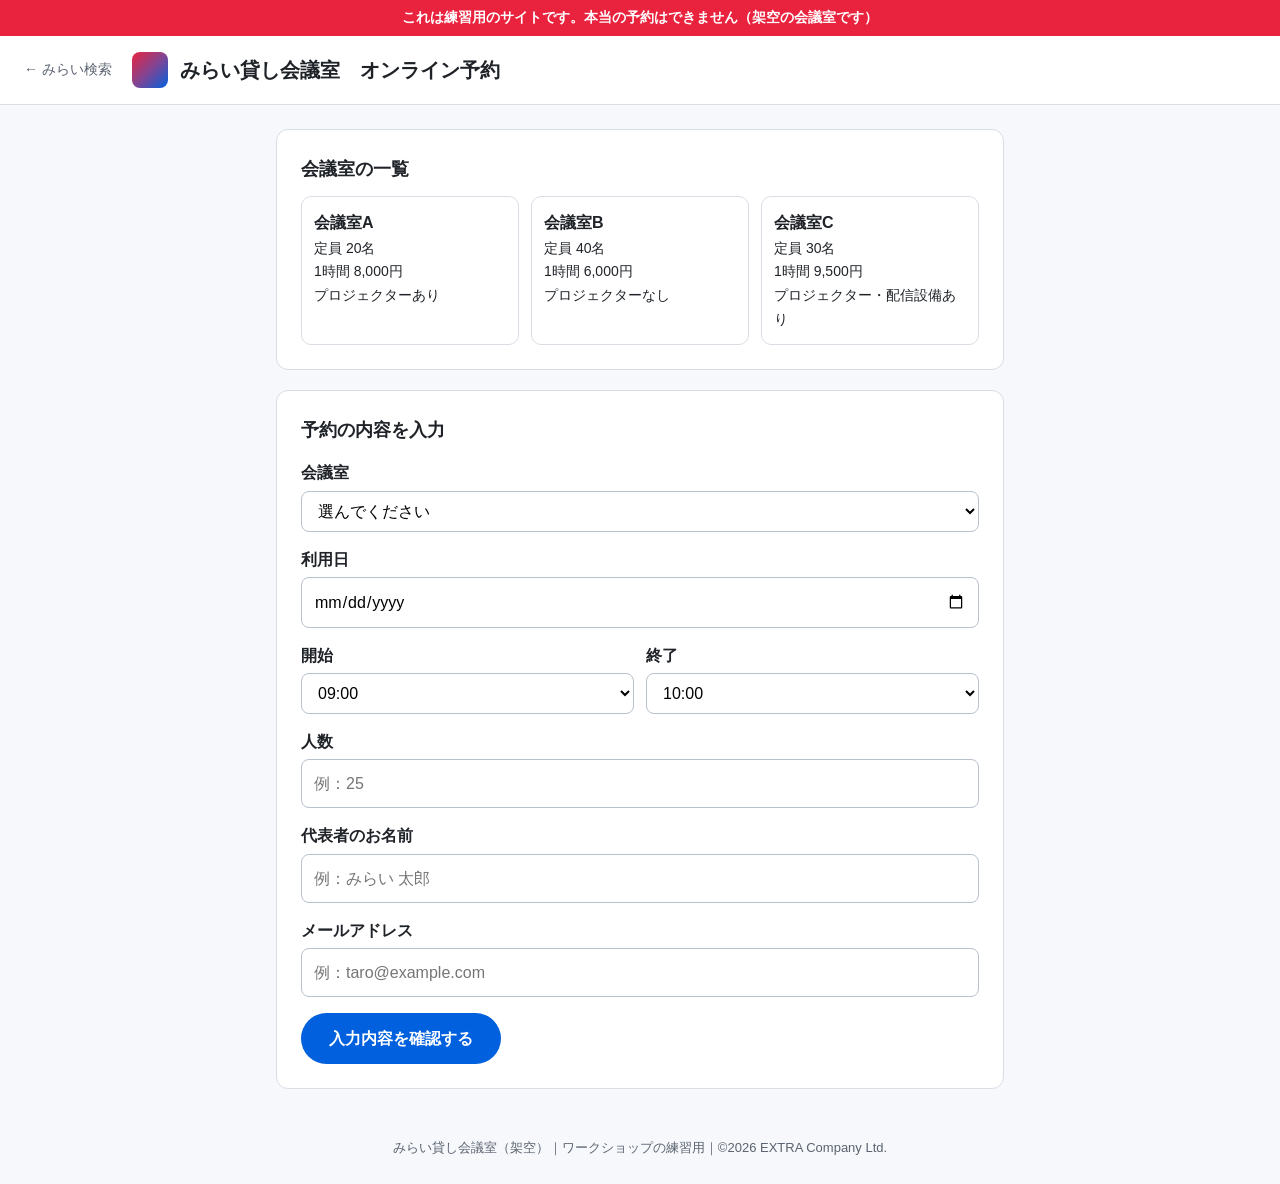
<file: 会議室の予約/index.html>
<!doctype html>
<html lang="ja">
<head>
<meta charset="utf-8">
<meta name="robots" content="noindex,nofollow">
<meta name="viewport" content="width=device-width,initial-scale=1">
<title>みらい貸し会議室 予約（練習用）</title>
<style>
  :root{--ink:#1F2328;--sub:#5B6370;--line:#D9DEE5;--blue:#0060DD;--red:#E9233E;--bg:#F6F8FB}
  *{box-sizing:border-box}
  body{margin:0;font-family:"Noto Sans JP","Hiragino Sans","Hiragino Kaku Gothic ProN",sans-serif;color:var(--ink);background:var(--bg);line-height:1.7}
  .band{background:#E9233E;color:#fff;text-align:center;font-weight:700;padding:6px 12px;font-size:14px}
  header{background:#fff;border-bottom:1px solid var(--line);padding:16px 24px;display:flex;align-items:center;gap:12px}
  header .logo{width:36px;height:36px;border-radius:8px;background:linear-gradient(135deg,#E9233E,#844492,#0060DD)}
  header h1{font-size:20px;margin:0}
  header .back{font-size:14px;color:var(--sub);text-decoration:none;margin-right:8px;white-space:nowrap}
  main{max-width:760px;margin:24px auto;padding:0 16px}
  .card{background:#fff;border:1px solid var(--line);border-radius:12px;padding:24px;margin-bottom:20px}
  h2{font-size:18px;margin:0 0 12px}
  .rooms{display:grid;grid-template-columns:repeat(3,1fr);gap:12px}
  .room{border:1px solid var(--line);border-radius:10px;padding:12px;font-size:14px}
  .room b{font-size:16px}
  label{display:block;font-weight:700;margin:14px 0 4px}
  input,select{width:100%;font:inherit;padding:10px 12px;border:1px solid #B8C0CC;border-radius:8px;background:#fff}
  .row{display:grid;grid-template-columns:1fr 1fr;gap:12px}
  .btn{display:inline-block;font:inherit;font-weight:700;border:0;border-radius:999px;padding:12px 28px;cursor:pointer}
  .btn-main{background:var(--blue);color:#fff}
  .btn-sub{background:#fff;color:var(--ink);border:1px solid #B8C0CC}
  .btn-go{background:var(--red);color:#fff}
  .btn:disabled{opacity:.4;cursor:not-allowed}
  .err{color:var(--red);font-weight:700;margin-top:12px;white-space:pre-line}
  table{width:100%;border-collapse:collapse}
  th,td{text-align:left;border-bottom:1px solid var(--line);padding:8px 4px}
  th{width:35%;color:var(--sub);font-weight:700}
  .agree{display:flex;gap:8px;align-items:center;margin:16px 0;font-weight:700}
  .agree input{width:auto}
  .actions{display:flex;gap:12px;flex-wrap:wrap;margin-top:16px}
  .done{text-align:center}
  .done .big{font-size:22px;font-weight:800;color:var(--red)}
  .hidden{display:none}
  footer{text-align:center;color:var(--sub);font-size:13px;padding:24px}
  @media (max-width:640px){.rooms,.row{grid-template-columns:1fr}}
</style>
</head>
<body>
<div class="band">これは練習用のサイトです。本当の予約はできません（架空の会議室です）</div>
<header><a class="back" href="../index.html">← みらい検索</a><div class="logo"></div><h1>みらい貸し会議室　オンライン予約</h1></header>
<main>

<section id="step1">
  <div class="card">
    <h2>会議室の一覧</h2>
    <div class="rooms">
      <div class="room"><b>会議室A</b><br>定員 20名<br>1時間 8,000円<br>プロジェクターあり</div>
      <div class="room"><b>会議室B</b><br>定員 40名<br>1時間 6,000円<br>プロジェクターなし</div>
      <div class="room"><b>会議室C</b><br>定員 30名<br>1時間 9,500円<br>プロジェクター・配信設備あり</div>
    </div>
  </div>
  <form class="card" id="form" novalidate>
    <h2>予約の内容を入力</h2>
    <label for="room">会議室</label>
    <select id="room" name="room">
      <option value="">選んでください</option>
      <option value="A">会議室A（定員20名）</option>
      <option value="B">会議室B（定員40名）</option>
      <option value="C">会議室C（定員30名）</option>
    </select>
    <label for="date">利用日</label>
    <input id="date" name="date" type="date">
    <div class="row">
      <div><label for="start">開始</label>
        <select id="start" name="start"></select></div>
      <div><label for="end">終了</label>
        <select id="end" name="end"></select></div>
    </div>
    <label for="people">人数</label>
    <input id="people" name="people" type="number" min="1" max="100" placeholder="例：25">
    <label for="name">代表者のお名前</label>
    <input id="name" name="name" type="text" placeholder="例：みらい 太郎">
    <label for="mail">メールアドレス</label>
    <input id="mail" name="mail" type="email" placeholder="例：taro@example.com">
    <div class="err" id="err" role="alert"></div>
    <div class="actions"><button type="submit" class="btn btn-main" id="toConfirm">入力内容を確認する</button></div>
  </form>
</section>

<section id="step2" class="hidden">
  <div class="card">
    <h2>入力内容の確認</h2>
    <table id="confirmTable"></table>
    <label class="agree"><input type="checkbox" id="agree"> 利用規約とキャンセル料（前日50%・当日100%）に同意する</label>
    <div class="actions">
      <button type="button" class="btn btn-sub" id="back">入力に戻る</button>
      <button type="button" class="btn btn-go" id="fix" disabled>予約を確定する</button>
    </div>
  </div>
</section>

<section id="step3" class="hidden">
  <div class="card done">
    <p class="big">「予約を確定する」が押されました</p>
    <p>練習用のサイトなので、本当の予約にはなっていません。<br>本番では、このボタンは<strong>人が自分で押す</strong>所です。<br>AI には「確定の前で止まって」と頼みましょう。</p>
    <p id="mail-note" hidden style="background:#EEF6FF;border:1px solid #9CC3F5;border-radius:8px;padding:10px 14px;color:#1F2328;font-weight:700"></p>
    <div class="actions" style="justify-content:center"><button type="button" class="btn btn-sub" id="again">最初に戻る</button></div>
  </div>
</section>

</main>
<footer>みらい貸し会議室（架空）｜ワークショップの練習用｜©2026 EXTRA Company Ltd.</footer>
<script src="../mail.js"></script>
<script>
(function(){
  var rooms={A:{n:"会議室A",cap:20,price:8000},B:{n:"会議室B",cap:40,price:6000},C:{n:"会議室C",cap:30,price:9500}};
  var s=document.getElementById('start'), e=document.getElementById('end');
  for(var h=9;h<=21;h++){var t=(h<10?'0':'')+h+':00';
    if(h<21){s.add(new Option(t,h));}
    if(h>9){e.add(new Option(t,h));}}
  s.value=9; e.value=10;
  var $=function(id){return document.getElementById(id)};
  var data={};
  $('form').addEventListener('submit',function(ev){
    ev.preventDefault();
    var msg=[], r=rooms[$('room').value], p=parseInt($('people').value,10),
        sh=parseInt(s.value,10), eh=parseInt(e.value,10);
    if(!r) msg.push('・会議室を選んでください');
    if(!$('date').value) msg.push('・利用日を入れてください');
    if(eh<=sh) msg.push('・終了は開始より後にしてください');
    if(!p) msg.push('・人数を入れてください');
    if(r && p && p>r.cap) msg.push('・'+r.n+'の定員は'+r.cap+'名です。人数が定員を超えています');
    if(!$('name').value.trim()) msg.push('・代表者のお名前を入れてください');
    if(!/^[^@\s]+@[^@\s]+\.[^@\s]+$/.test($('mail').value)) msg.push('・メールアドレスの形が正しくありません');
    $('err').textContent=msg.join('\n');
    if(msg.length) return;
    var hours=eh-sh;
    data={room:r.n,date:$('date').value,time:s.options[s.selectedIndex].text+'〜'+e.options[e.selectedIndex].text+'（'+hours+'時間）',
      people:p+'名',name:$('name').value.trim(),mail:$('mail').value.trim(),fee:(r.price*hours).toLocaleString('ja-JP')+'円'};
    var rowsHtml=[['会議室',data.room],['利用日',data.date],['時間',data.time],['人数',data.people],['代表者',data.name],['メール',data.mail],['利用料（税込）',data.fee]]
      .map(function(x){return '<tr><th>'+x[0]+'</th><td>'+x[1].replace(/</g,'&lt;')+'</td></tr>'}).join('');
    $('confirmTable').innerHTML=rowsHtml;
    $('agree').checked=false; $('fix').disabled=true;
    $('step1').classList.add('hidden'); $('step2').classList.remove('hidden'); window.scrollTo(0,0);
  });
  $('agree').addEventListener('change',function(){$('fix').disabled=!this.checked});
  $('back').addEventListener('click',function(){$('step2').classList.add('hidden');$('step1').classList.remove('hidden')});
  $('fix').addEventListener('click',function(){if(window.MIRAI_MAIL){MIRAI_MAIL.send('kaigi',data.mail,data.name,[['会議室',data.room],['利用日',data.date],['時間',data.time],['人数',data.people],['代表者',data.name],['メール',data.mail],['利用料（税込）',data.fee]]);MIRAI_MAIL.note($('mail-note'),data.mail);}$('step2').classList.add('hidden');$('step3').classList.remove('hidden');window.scrollTo(0,0)});
  $('again').addEventListener('click',function(){$('step3').classList.add('hidden');$('step1').classList.remove('hidden');$('form').reset();s.value=9;e.value=10;$('err').textContent=''});
})();
</script>
</body>
</html>
</file>
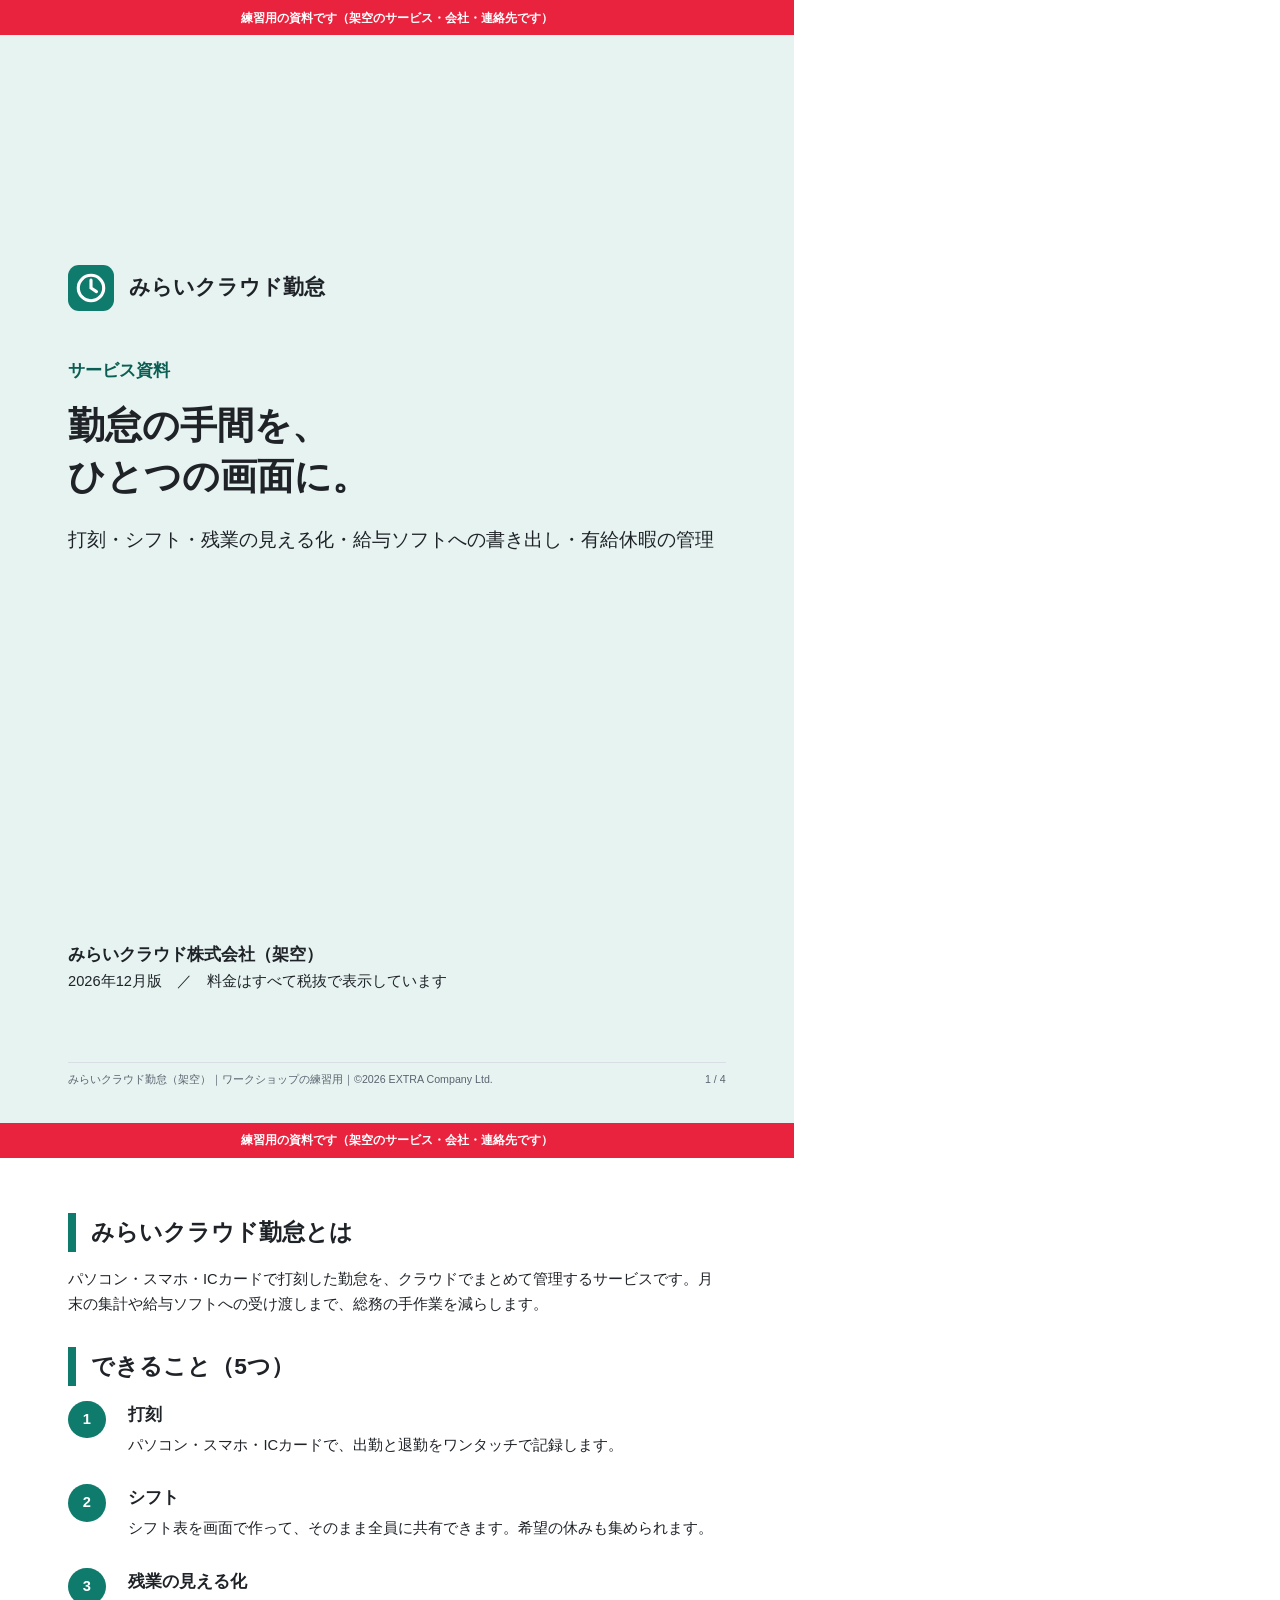
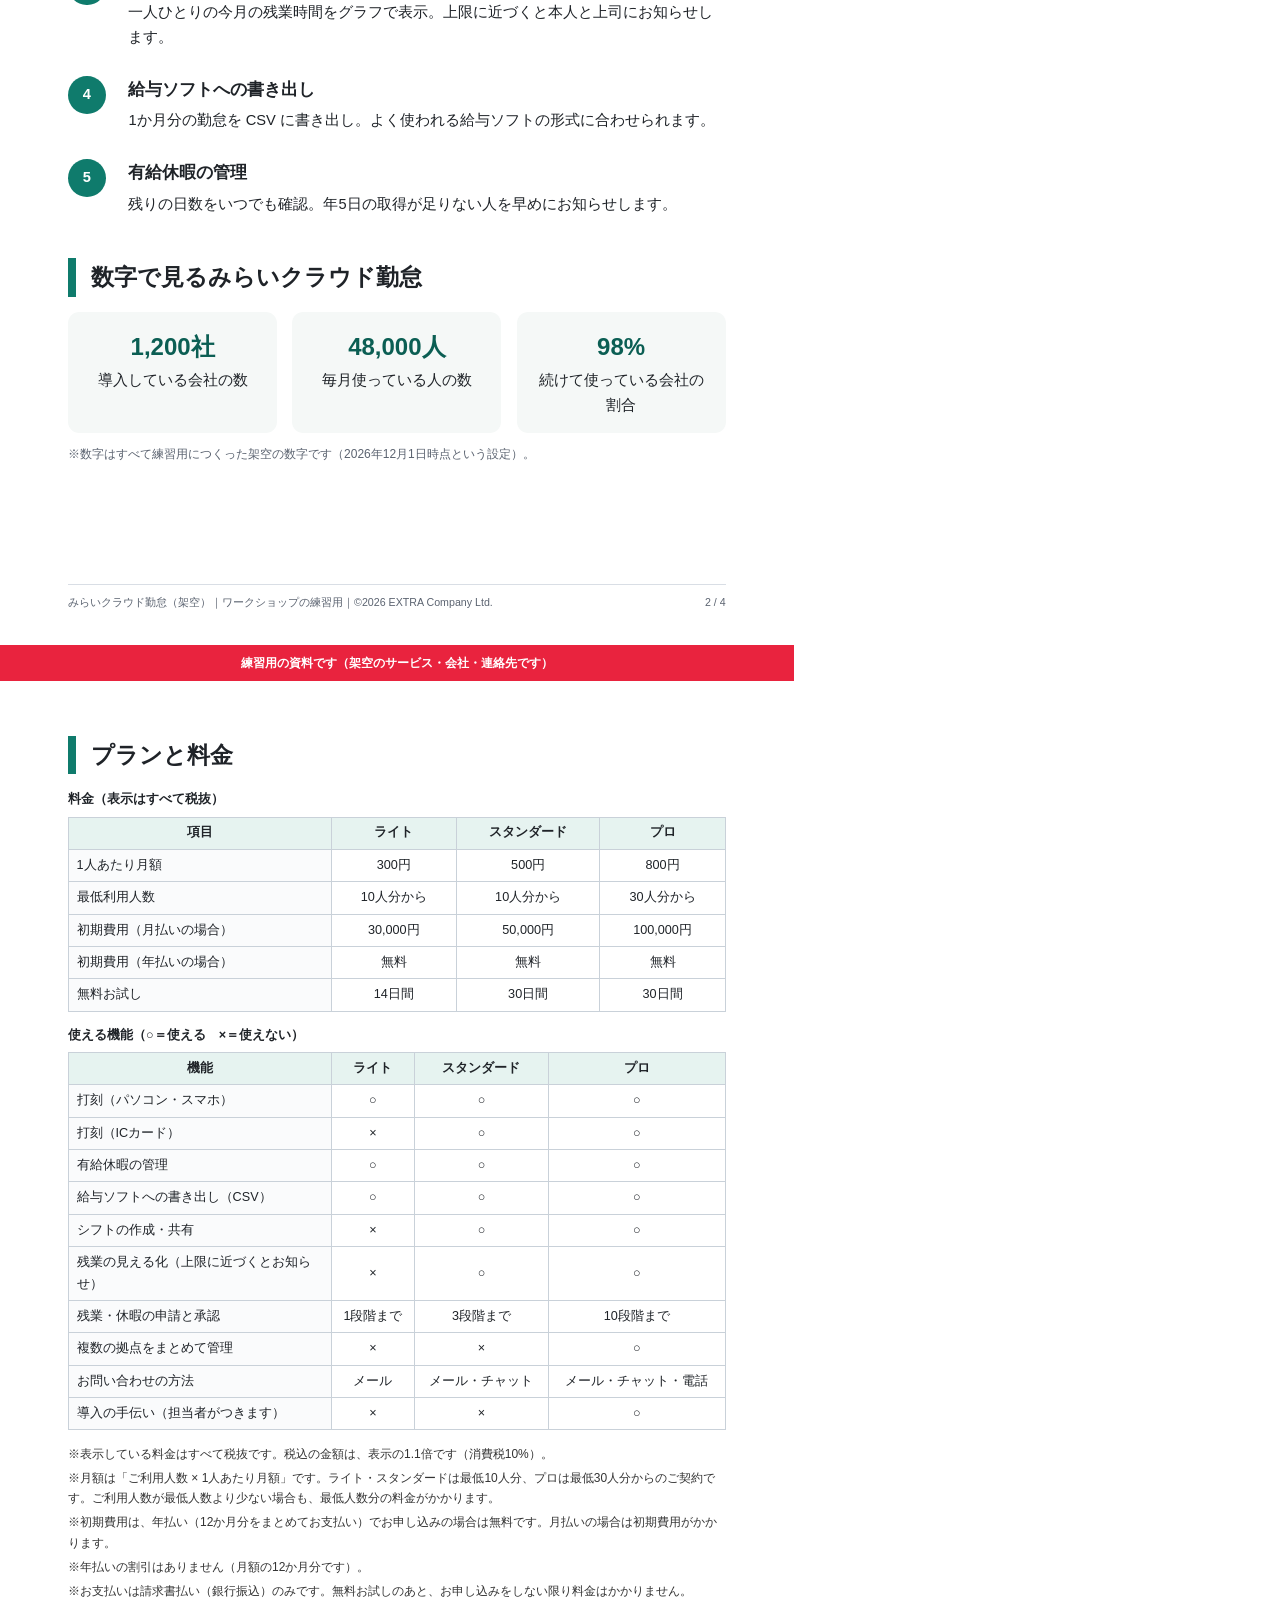
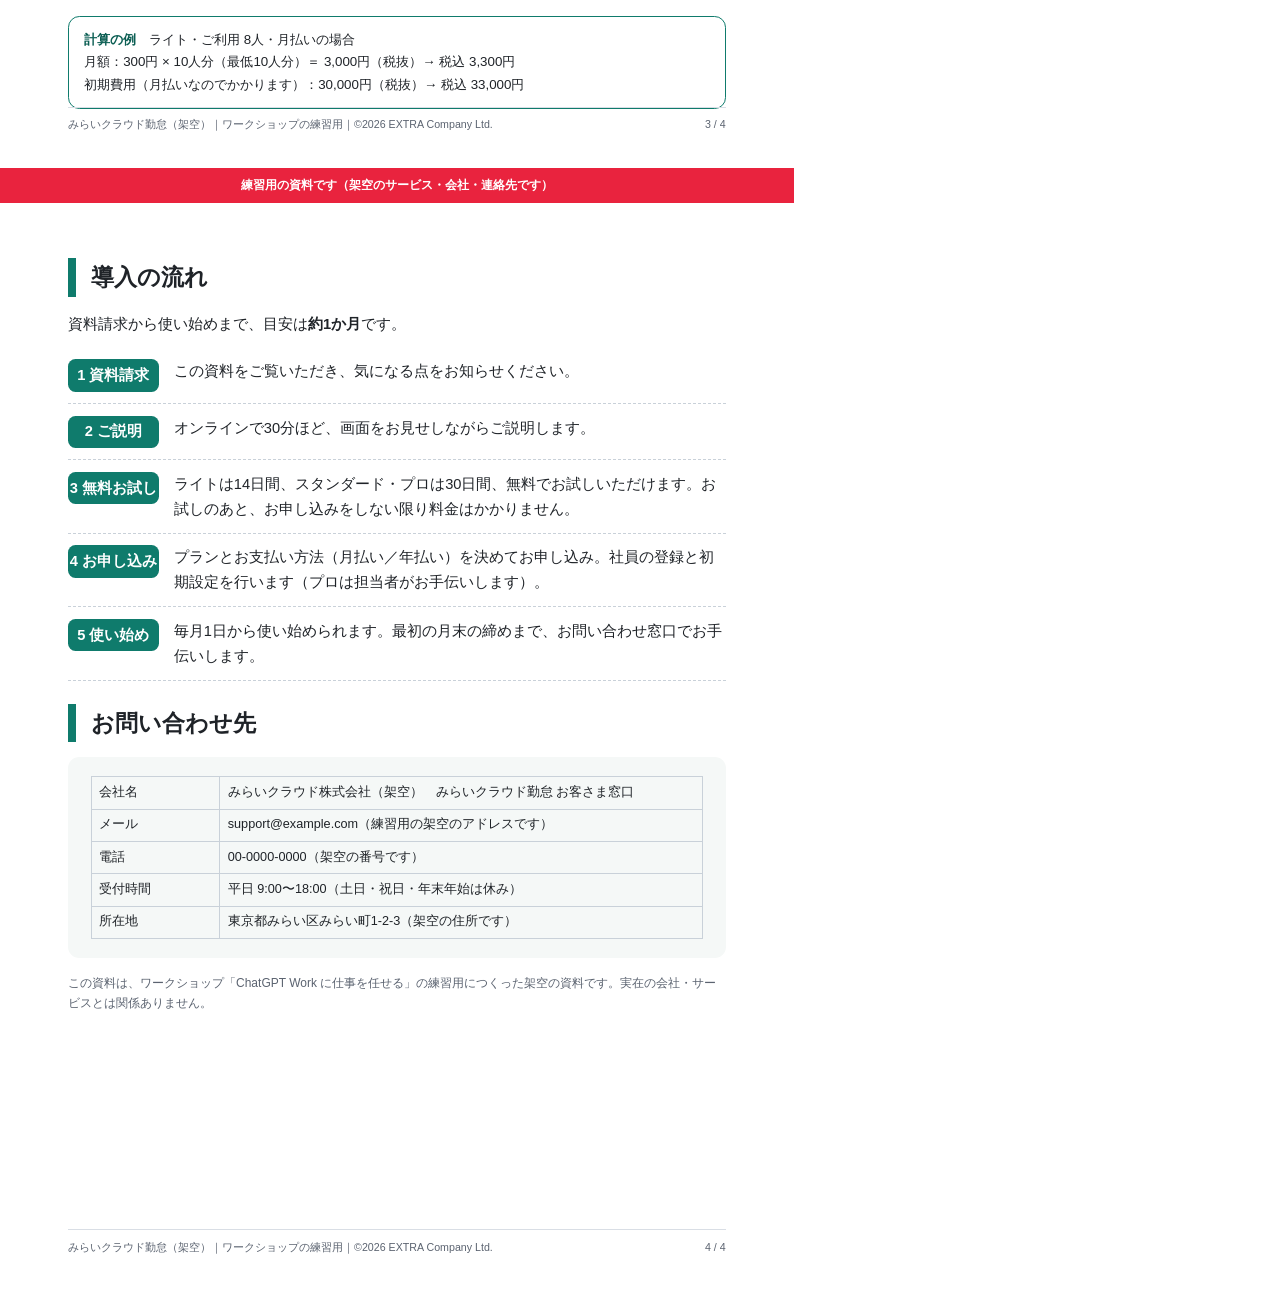
<file: みらいクラウド勤怠/みらいクラウド勤怠_サービス資料.html>
<!doctype html>
<html lang="ja">
<head>
<meta charset="utf-8">
<meta name="robots" content="noindex,nofollow">
<title>みらいクラウド勤怠 サービス資料（練習用・架空）</title>
<!-- この HTML を Chrome ヘッドレスの --print-to-pdf で PDF にしたものが「みらいクラウド勤怠_サービス資料.pdf」。料金は js/data.js（紹介ページと同じデータ）から作る。 -->
<style>
  @page{size:A4;margin:0}
  *{box-sizing:border-box}
  html,body{margin:0;padding:0}
  body{font-family:"Noto Sans JP","Hiragino Sans","Hiragino Kaku Gothic ProN",sans-serif;color:#1F2328;line-height:1.7;font-size:11pt;-webkit-print-color-adjust:exact;print-color-adjust:exact}
  .page{width:210mm;height:297mm;padding:18mm 18mm 16mm;position:relative;page-break-after:always;overflow:hidden}
  .page:last-child{page-break-after:auto}
  .practice{position:absolute;top:0;left:0;right:0;background:#E9233E;color:#fff;font-weight:700;font-size:9pt;text-align:center;padding:2mm}
  .foot{position:absolute;left:18mm;right:18mm;bottom:9mm;display:flex;justify-content:space-between;font-size:8pt;color:#5B6370;border-top:1px solid #D9DEE5;padding-top:2mm}
  h1{font-size:28pt;line-height:1.35;margin:0}
  h2{font-size:17pt;margin:4mm 0 4mm;padding-left:4mm;border-left:2.2mm solid #0F7B6C}
  h3{font-size:12.5pt;margin:0 0 1mm}
  p{margin:0 0 3mm}
  .muted{color:#5B6370}
  .small{font-size:9pt}
  /* 表紙 */
  .cover{background:#E6F3F0}
  .cover .box{position:absolute;top:70mm;left:18mm;right:18mm}
  .cover .kicker{color:#0B5E53;font-weight:700;font-size:13pt;margin-bottom:4mm}
  .cover .sub{font-size:14pt;margin-top:6mm}
  .cover .meta{position:absolute;bottom:34mm;left:18mm;right:18mm;font-size:11pt}
  .cover .meta b{font-size:13pt}
  .logo{display:flex;align-items:center;gap:4mm;margin-bottom:12mm}
  .logo b{font-size:16pt}
  /* できること */
  .feat{display:grid;grid-template-columns:12mm 1fr;gap:2mm 4mm;margin-bottom:4mm;align-items:start}
  .feat .no{width:10mm;height:10mm;border-radius:50%;background:#0F7B6C;color:#fff;font-weight:700;text-align:center;line-height:10mm}
  .stats{display:grid;grid-template-columns:repeat(3,1fr);gap:4mm;margin-top:3mm}
  .stat{background:#F5F8F7;border-radius:3mm;padding:4mm;text-align:center}
  .stat b{display:block;font-size:18pt;color:#0B5E53}
  /* 表 */
  table{width:100%;border-collapse:collapse;font-size:9.5pt;margin-bottom:3.5mm}
  #pdf-price th:first-child,#pdf-feature th:first-child{width:40%}
  caption{text-align:left;font-weight:700;padding-bottom:1.5mm}
  th,td{border:1px solid #C9D1D9;padding:1.3mm 2mm;text-align:center}
  thead th{background:#E6F3F0}
  tbody th{text-align:left;font-weight:400;background:#FAFBFC}
  .notes{font-size:9pt;color:#333;margin:0 0 4mm;padding:0;list-style:none}
  .notes li{margin-bottom:1mm}
  .example{border:1px solid #0F7B6C;border-radius:3mm;padding:3mm 4mm;font-size:10pt}
  .example b{color:#0B5E53}
  /* 導入の流れ */
  .flow{list-style:none;margin:0 0 6mm;padding:0}
  .flow li{display:grid;grid-template-columns:24mm 1fr;gap:4mm;padding:3mm 0;border-bottom:1px dashed #C9D1D9}
  .flow .st{background:#0F7B6C;color:#fff;font-weight:700;border-radius:2mm;text-align:center;padding:1mm 0;height:fit-content}
  .contact{background:#F5F8F7;border-radius:3mm;padding:5mm 6mm}
  .contact table{margin:0}
  .contact th{width:34mm;background:transparent}
  .contact td{text-align:left}
</style>
</head>
<body>

<!-- 1ページ目：表紙 -->
<section class="page cover">
  <div class="practice">練習用の資料です（架空のサービス・会社・連絡先です）</div>
  <div class="box">
    <div class="logo">
      <svg width="46" height="46" viewBox="0 0 38 38" aria-hidden="true">
        <rect width="38" height="38" rx="9" fill="#0F7B6C"/>
        <circle cx="19" cy="19" r="10.5" fill="none" stroke="#fff" stroke-width="2.6"/>
        <path d="M19 12.5V19l4.5 3" fill="none" stroke="#fff" stroke-width="2.6" stroke-linecap="round"/>
      </svg>
      <b>みらいクラウド勤怠</b>
    </div>
    <div class="kicker">サービス資料</div>
    <h1>勤怠の手間を、<br>ひとつの画面に。</h1>
    <p class="sub">打刻・シフト・残業の見える化・給与ソフトへの書き出し・有給休暇の管理</p>
  </div>
  <div class="meta">
    <b>みらいクラウド株式会社（架空）</b><br>
    2026年12月版　／　料金はすべて税抜で表示しています
  </div>
  <div class="foot"><span>みらいクラウド勤怠（架空）｜ワークショップの練習用｜©2026 EXTRA Company Ltd.</span><span>1 / 4</span></div>
</section>

<!-- 2ページ目：サービスの概要 -->
<section class="page">
  <div class="practice">練習用の資料です（架空のサービス・会社・連絡先です）</div>
  <h2 style="margin-top:6mm">みらいクラウド勤怠とは</h2>
  <p>パソコン・スマホ・ICカードで打刻した勤怠を、クラウドでまとめて管理するサービスです。月末の集計や給与ソフトへの受け渡しまで、総務の手作業を減らします。</p>
  <h2 style="margin-top:8mm">できること（5つ）</h2>
  <div id="pdf-features"></div>
  <h2 style="margin-top:8mm">数字で見るみらいクラウド勤怠</h2>
  <div class="stats">
    <div class="stat"><b>1,200社</b>導入している会社の数</div>
    <div class="stat"><b>48,000人</b>毎月使っている人の数</div>
    <div class="stat"><b>98%</b>続けて使っている会社の割合</div>
  </div>
  <p class="small muted" style="margin-top:3mm">※数字はすべて練習用につくった架空の数字です（2026年12月1日時点という設定）。</p>
  <div class="foot"><span>みらいクラウド勤怠（架空）｜ワークショップの練習用｜©2026 EXTRA Company Ltd.</span><span>2 / 4</span></div>
</section>

<!-- 3ページ目：プランと料金 -->
<section class="page">
  <div class="practice">練習用の資料です（架空のサービス・会社・連絡先です）</div>
  <h2 style="margin-top:6mm">プランと料金</h2>
  <table id="pdf-price">
    <caption>料金（表示はすべて税抜）</caption>
    <thead><tr><th>項目</th><th>ライト</th><th>スタンダード</th><th>プロ</th></tr></thead>
    <tbody></tbody>
  </table>
  <table id="pdf-feature">
    <caption>使える機能（○＝使える　×＝使えない）</caption>
    <thead><tr><th>機能</th><th>ライト</th><th>スタンダード</th><th>プロ</th></tr></thead>
    <tbody></tbody>
  </table>
  <ul class="notes" id="pdf-notes"></ul>
  <div class="example" id="pdf-example"></div>
  <div class="foot"><span>みらいクラウド勤怠（架空）｜ワークショップの練習用｜©2026 EXTRA Company Ltd.</span><span>3 / 4</span></div>
</section>

<!-- 4ページ目：導入の流れとお問い合わせ -->
<section class="page">
  <div class="practice">練習用の資料です（架空のサービス・会社・連絡先です）</div>
  <h2 style="margin-top:6mm">導入の流れ</h2>
  <p>資料請求から使い始めまで、目安は<b>約1か月</b>です。</p>
  <ol class="flow">
    <li><span class="st">1 資料請求</span><span>この資料をご覧いただき、気になる点をお知らせください。</span></li>
    <li><span class="st">2 ご説明</span><span>オンラインで30分ほど、画面をお見せしながらご説明します。</span></li>
    <li><span class="st">3 無料お試し</span><span>ライトは14日間、スタンダード・プロは30日間、無料でお試しいただけます。お試しのあと、お申し込みをしない限り料金はかかりません。</span></li>
    <li><span class="st">4 お申し込み</span><span>プランとお支払い方法（月払い／年払い）を決めてお申し込み。社員の登録と初期設定を行います（プロは担当者がお手伝いします）。</span></li>
    <li><span class="st">5 使い始め</span><span>毎月1日から使い始められます。最初の月末の締めまで、お問い合わせ窓口でお手伝いします。</span></li>
  </ol>
  <h2>お問い合わせ先</h2>
  <div class="contact">
    <table>
      <tbody>
        <tr><th>会社名</th><td>みらいクラウド株式会社（架空）　みらいクラウド勤怠 お客さま窓口</td></tr>
        <tr><th>メール</th><td>support@example.com（練習用の架空のアドレスです）</td></tr>
        <tr><th>電話</th><td>00-0000-0000（架空の番号です）</td></tr>
        <tr><th>受付時間</th><td>平日 9:00〜18:00（土日・祝日・年末年始は休み）</td></tr>
        <tr><th>所在地</th><td>東京都みらい区みらい町1-2-3（架空の住所です）</td></tr>
      </tbody>
    </table>
  </div>
  <p class="small muted" style="margin-top:4mm">この資料は、ワークショップ「ChatGPT Work に仕事を任せる」の練習用につくった架空の資料です。実在の会社・サービスとは関係ありません。</p>
  <div class="foot"><span>みらいクラウド勤怠（架空）｜ワークショップの練習用｜©2026 EXTRA Company Ltd.</span><span>4 / 4</span></div>
</section>

<script src="js/data.js"></script>
<script>
(function () {
  var M = window.MIRAI, $ = function (id) { return document.getElementById(id); };
  $("pdf-features").innerHTML = M.dokodemo.map(function (f, i) {
    return '<div class="feat"><span class="no">' + (i + 1) + '</span><div><h3>' + f.t + '</h3><p>' + f.d + '</p></div></div>';
  }).join("");
  var rows = [
    ["1人あたり月額", function (p) { return M.yen(p.price); }],
    ["最低利用人数", function (p) { return p.min + "人分から"; }],
    ["初期費用（月払いの場合）", function (p) { return M.yen(p.init); }],
    ["初期費用（年払いの場合）", function () { return "無料"; }],
    ["無料お試し", function (p) { return p.trial + "日間"; }]
  ];
  $("pdf-price").tBodies[0].innerHTML = rows.map(function (r) {
    return '<tr><th>' + r[0] + '</th>' + M.plans.map(function (p) { return '<td>' + r[1](p) + '</td>'; }).join("") + '</tr>';
  }).join("");
  $("pdf-feature").tBodies[0].innerHTML = M.features.map(function (f) {
    return '<tr><th>' + f[0] + '</th><td>' + f[1] + '</td><td>' + f[2] + '</td><td>' + f[3] + '</td></tr>';
  }).join("");
  $("pdf-notes").innerHTML = M.notes.map(function (n) { return '<li>※' + n + '</li>'; }).join("");
  // 計算の例：ライト・8人・月払い（最低10人分・初期費用がかかる）
  var L = M.plans[0], n = 8, billed = Math.max(n, L.min), month = L.price * billed;
  $("pdf-example").innerHTML =
    '<b>計算の例</b>　ライト・ご利用 ' + n + '人・月払いの場合<br>' +
    '月額：' + L.price + '円 × ' + billed + '人分（最低' + L.min + '人分）＝ ' + M.yen(month) + '（税抜）→ 税込 ' + M.yen(Math.round(month * 1.1)) + '<br>' +
    '初期費用（月払いなのでかかります）：' + M.yen(L.init) + '（税抜）→ 税込 ' + M.yen(Math.round(L.init * 1.1));
})();
</script>
</body>
</html>
</file>
<file: みらいクラウド勤怠/css/style.css>
/* みらいクラウド勤怠（架空）— サイトの色はみどり系 #0F7B6C を1つだけ使う */
:root{
  --ink:#1F2328; --sub:#5B6370; --line:#D9DEE5; --bg:#F5F8F7;
  --main:#0F7B6C; --main-dark:#0B5E53; --main-soft:#E6F3F0;
  --red:#D92D3A;
}
*{box-sizing:border-box}
html{scroll-behavior:smooth}
body{margin:0;font-family:"Noto Sans JP","Hiragino Sans","Hiragino Kaku Gothic ProN",sans-serif;color:var(--ink);background:#fff;line-height:1.75;font-size:16px}
a{color:var(--main-dark)}
.band{background:#E9233E;color:#fff;text-align:center;font-weight:700;padding:6px 12px;font-size:14px}

/* ヘッダー */
.site-head{background:#fff;border-bottom:1px solid var(--line);position:sticky;top:0;z-index:10}
.site-head .inner{max-width:1080px;margin:0 auto;padding:12px 16px;display:flex;align-items:center;gap:16px;flex-wrap:wrap}
.brand{display:flex;align-items:center;gap:10px;text-decoration:none;color:var(--ink)}
.brand svg{flex:none}
.brand b{font-size:19px;letter-spacing:.02em}
.brand small{display:block;font-size:11px;color:var(--sub);font-weight:400;line-height:1.2}
.gnav{margin-left:auto;display:flex;gap:4px;flex-wrap:wrap}
.gnav a{padding:8px 12px;border-radius:8px;text-decoration:none;color:var(--ink);font-weight:700;font-size:15px}
.gnav a:hover{background:var(--main-soft)}
.gnav a.on{color:var(--main-dark);background:var(--main-soft)}
.gnav a.cta{background:var(--main);color:#fff}
.gnav a.cta:hover{background:var(--main-dark)}

main{max-width:1080px;margin:0 auto;padding:0 16px 32px}
.view{display:none}
.view.on{display:block}
h2{font-size:24px;margin:40px 0 8px}
h3{font-size:18px;margin:0 0 6px}
.lead{color:var(--sub);margin:0 0 20px}
.crumb{font-size:13px;color:var(--sub);margin:16px 0 0}

/* トップの見出し */
.hero{background:var(--main-soft);border-radius:16px;margin-top:24px;padding:40px 32px;display:grid;grid-template-columns:1.3fr 1fr;gap:24px;align-items:center}
.hero h1{font-size:32px;line-height:1.4;margin:0 0 12px}
.hero p{margin:0 0 20px}
.hero .actions{display:flex;gap:12px;flex-wrap:wrap}
.hero svg{width:100%;height:auto}
.news{border:1px solid var(--line);border-radius:10px;padding:10px 16px;margin-top:16px;font-size:14px}
.news b{color:var(--main-dark);margin-right:8px}

/* みらい検索へ戻るリンク */
.to-search{font-size:13px;font-weight:700;text-decoration:none;color:var(--sub);border:1px solid var(--line);border-radius:999px;padding:4px 12px;white-space:nowrap}
.to-search:hover{background:#F2F4F7;color:var(--ink)}

/* ボタン */
.btn{display:inline-block;font:inherit;font-weight:700;border:0;border-radius:8px;padding:12px 24px;cursor:pointer;text-decoration:none;text-align:center}
.btn-main{background:var(--main);color:#fff}
.btn-main:hover{background:var(--main-dark)}
.btn-sub{background:#fff;color:var(--ink);border:1px solid #B8C0CC}
.btn-sub:hover{background:#F2F4F7}
.btn-go{background:var(--red);color:#fff}
.btn-small{padding:8px 16px;font-size:14px}

/* できること */
.features{display:grid;grid-template-columns:repeat(5,1fr);gap:12px}
.feature{border:1px solid var(--line);border-radius:12px;padding:16px;background:#fff}
.feature .no{display:inline-block;width:28px;height:28px;border-radius:50%;background:var(--main);color:#fff;text-align:center;line-height:28px;font-weight:700;font-size:14px;margin-bottom:6px}
.feature p{margin:0;font-size:14px;color:var(--sub)}

/* 数字 */
.stats{display:grid;grid-template-columns:repeat(3,1fr);gap:12px}
.stat{background:var(--bg);border-radius:12px;padding:20px;text-align:center}
.stat .num{font-size:30px;font-weight:800;color:var(--main-dark)}
.stat .what{font-size:14px;color:var(--sub)}
.fake-note{font-size:13px;color:var(--sub);margin-top:8px}

/* よくある質問 */
.faq{border-top:1px solid var(--line)}
.faq .qa{border-bottom:1px solid var(--line);padding:14px 4px}
.faq .q{font-weight:700;margin:0}
.faq .q::before{content:"Q. ";color:var(--main)}
.faq .a{margin:4px 0 0;color:#333}
.faq .a::before{content:"A. ";font-weight:700;color:var(--sub)}

/* 料金 */
.plans{display:grid;grid-template-columns:repeat(3,1fr);gap:16px;margin-top:8px}
.plan{border:1px solid var(--line);border-radius:14px;padding:20px;position:relative;background:#fff}
.plan.rec{border:2px solid var(--main)}
.plan .tag{position:absolute;top:-12px;left:16px;background:var(--main);color:#fff;font-size:12px;font-weight:700;padding:2px 10px;border-radius:999px}
.plan h3{font-size:20px}
.plan .for{font-size:14px;color:var(--sub);min-height:3em;margin:0 0 8px}
.plan .price{font-size:14px;margin:0}
.plan .price b{font-size:34px;color:var(--main-dark);margin:0 2px}
.plan .tax{font-size:12px;color:var(--sub)}
.plan dl{margin:12px 0 0;display:grid;grid-template-columns:auto 1fr;gap:4px 12px;font-size:14px}
.plan dt{color:var(--sub)}
.plan dd{margin:0;font-weight:700}
.tbl-wrap{overflow-x:auto;margin-top:24px}
table{width:100%;border-collapse:collapse;font-size:15px}
caption{text-align:left;font-weight:700;padding:0 0 8px}
th,td{border:1px solid var(--line);padding:8px 10px;text-align:center}
thead th{background:var(--main-soft)}
tbody th{text-align:left;font-weight:400;background:#FAFBFC}
.notes{font-size:13px;color:var(--sub);margin:12px 0 0;padding-left:0;list-style:none}
.notes li{margin:2px 0}

/* 1つのプランのくわしい内容 */
.plan.focus{box-shadow:0 0 0 4px rgba(15,123,108,.25)}
.plan-link{margin:12px 0 0;font-size:14px}
.plan-detail{border:2px solid var(--main);border-radius:14px;padding:20px;margin-top:20px;background:#fff}
.plan-detail h3{font-size:20px}
.plan-detail .for{color:var(--sub);margin:0 0 10px}
.plan-detail table{max-width:640px}

/* フォーム */
.form-card{border:1px solid var(--line);border-radius:14px;padding:24px;max-width:760px;margin:0 auto;background:#fff}
.field{margin:0 0 18px}
.field > label,.field > .label{display:block;font-weight:700;margin-bottom:4px}
.req,.opt{display:inline-block;font-size:11px;font-weight:700;border-radius:4px;padding:0 6px;margin-left:6px;vertical-align:2px}
.req{background:var(--red);color:#fff}
.opt{background:#E4E7EB;color:var(--sub)}
input[type=text],input[type=email],input[type=tel],select,textarea{width:100%;font:inherit;padding:10px 12px;border:1px solid #B8C0CC;border-radius:8px;background:#fff}
textarea{min-height:110px}
input:focus,select:focus,textarea:focus{outline:2px solid var(--main);outline-offset:1px}
.hint{font-size:13px;color:var(--sub);margin:2px 0 0}
.checks{display:grid;grid-template-columns:1fr 1fr;gap:6px 16px;border:0;padding:0;margin:0}
.checks legend{font-weight:700;margin-bottom:4px;padding:0}
.check{display:flex;align-items:flex-start;gap:8px;font-weight:400}
.check input{margin-top:6px;width:18px;height:18px;flex:none}
.privacy{border:1px solid var(--line);background:#FAFBFC;border-radius:8px;padding:10px 12px;font-size:13px;color:var(--sub);max-height:120px;overflow:auto;margin-bottom:8px}
.field-err{color:var(--red);font-size:14px;font-weight:700;margin:4px 0 0}
.err-box{border:2px solid var(--red);background:#FFF4F5;color:var(--red);border-radius:8px;padding:10px 14px;font-weight:700;margin-bottom:16px;white-space:pre-line}
[aria-invalid=true]{border-color:var(--red)!important;background:#FFF8F8!important}
.actions{display:flex;gap:12px;flex-wrap:wrap;margin-top:20px;align-items:center}
.steps{display:flex;gap:6px;justify-content:center;margin:20px 0 16px;font-size:14px;flex-wrap:wrap}
.steps span{padding:4px 14px;border-radius:999px;background:#EEF1F4;color:var(--sub)}
.steps span.on{background:var(--main);color:#fff;font-weight:700}
.confirm th{width:32%;text-align:left;background:#FAFBFC}
.confirm td{text-align:left;white-space:pre-wrap}
.done{text-align:center}
.done .big{font-size:22px;font-weight:800;color:var(--red);margin:8px 0}
.done .dl{margin-top:24px;padding-top:20px;border-top:1px solid var(--line)}

footer{text-align:center;color:var(--sub);font-size:13px;padding:24px 16px;border-top:1px solid var(--line);background:var(--bg)}

@media (max-width:900px){
  .features{grid-template-columns:repeat(2,1fr)}
  .plans{grid-template-columns:1fr}
  .hero{grid-template-columns:1fr;padding:28px 20px}
  .hero svg{max-width:320px}
}
@media (max-width:560px){
  .features,.stats,.checks{grid-template-columns:1fr}
  .hero h1{font-size:25px}
  .gnav{margin-left:0;width:100%}
  .gnav a{padding:6px 8px;font-size:14px}
  .form-card{padding:16px}
}
#faq,#features,#plan-detail{scroll-margin-top:90px}
.plan-detail .confirm th{width:48%}
</file>
<file: みらいトラベル/css/style.css>
/* みらいトラベル（架空）— サイトの色は深い青緑 #0B7A75 の1色 */
:root{--main:#0B7A75;--main-dark:#075955;--main-pale:#E6F3F2;--ink:#1F2328;--sub:#5B6370;--line:#D9DEE5;--bg:#F6F8FA;--red:#D32F2F;--ok:#1B7A3A;--ng:#B3261E}
*{box-sizing:border-box}
html{-webkit-text-size-adjust:100%}
body{margin:0;font-family:"Noto Sans JP","Hiragino Sans","Hiragino Kaku Gothic ProN",sans-serif;color:var(--ink);background:var(--bg);line-height:1.7;font-size:15px}
a{color:var(--main-dark)}
.band{background:#E9233E;color:#fff;text-align:center;font-weight:700;padding:6px 12px;font-size:14px}
.site-header{background:#fff;border-bottom:1px solid var(--line)}
.header-inner{max-width:1120px;margin:0 auto;padding:12px 16px;display:flex;align-items:center;gap:16px;flex-wrap:wrap}
.to-search{font-size:13px;font-weight:700;color:var(--main-dark);text-decoration:none;border:1px solid var(--line);border-radius:999px;padding:4px 12px;white-space:nowrap}
.to-search:hover{background:var(--main-pale)}
.brand{display:flex;align-items:center;gap:10px;text-decoration:none;color:var(--ink);margin-right:auto}
.logo{width:36px;height:36px}
.brand-name{font-size:20px;font-weight:800;color:var(--main-dark)}
.brand-sub{font-size:13px;color:var(--sub)}
main{max-width:1120px;margin:20px auto;padding:0 16px}
footer{text-align:center;color:var(--sub);font-size:13px;padding:28px 16px;border-top:1px solid var(--line);background:#fff}
h2{font-size:18px;margin:0 0 12px}
h3{font-size:16px;margin:16px 0 6px}
.card{background:#fff;border:1px solid var(--line);border-radius:10px;padding:20px;margin-bottom:16px}
.card.small{font-size:14px}
.hero{background:#fff;border:1px solid var(--line);border-top:4px solid var(--main);border-radius:10px;padding:24px;margin-bottom:16px}
.hero h2{font-size:22px}
.hint{color:var(--sub);font-size:13px;margin:6px 0}
.dots{margin:0;padding-left:1.2em}
label{display:block;font-weight:700;margin:12px 0 4px;font-size:14px}
input[type=text],input[type=tel],select,textarea{width:100%;font:inherit;padding:9px 10px;border:1px solid #B8C0CC;border-radius:6px;background:#fff;color:var(--ink)}
textarea{resize:vertical}
fieldset{border:1px solid var(--line);border-radius:8px;margin:14px 0;padding:8px 14px}
legend{font-weight:700;font-size:14px;padding:0 4px}
.grid5{display:grid;grid-template-columns:2fr 1.6fr 1fr 1fr 1fr;gap:12px}
.grid4{display:grid;grid-template-columns:1.6fr 1fr 1fr 1fr;gap:12px}
.search .btn{margin-top:12px}
.btn{display:inline-block;font:inherit;font-weight:700;border:0;border-radius:6px;padding:11px 22px;cursor:pointer;text-decoration:none;text-align:center;line-height:1.4}
.btn-small{padding:7px 14px;font-size:14px}
.btn-main{background:var(--main);color:#fff}
.btn-main:hover{background:var(--main-dark)}
.btn-sub{background:#fff;color:var(--ink);border:1px solid #B8C0CC}
.btn-go{background:var(--red);color:#fff;padding:13px 32px}
.btn:disabled{opacity:.45;cursor:not-allowed}
.req{display:inline-block;background:var(--ng);color:#fff;font-size:11px;border-radius:4px;padding:0 6px;margin-left:6px;vertical-align:1px}
.opt{display:inline-block;background:#EEF0F3;color:var(--sub);font-size:11px;border-radius:4px;padding:0 6px;margin-left:6px;vertical-align:1px}
.err{color:var(--ng);font-weight:700;white-space:pre-line}
.warn{background:#FDECEC;border:1px solid #F3B6B6;color:var(--ng);font-weight:700;border-radius:8px;padding:10px 14px}
.actions{display:flex;gap:12px;flex-wrap:wrap;margin-top:16px}
.actions.center{justify-content:center}
.crumb{font-size:13px;color:var(--sub);margin-bottom:12px}
.regions{list-style:none;margin:0;padding:0;display:grid;grid-template-columns:repeat(3,1fr);gap:12px}
.region-link{display:flex;justify-content:space-between;align-items:center;border:1px solid var(--line);border-radius:8px;padding:14px 16px;font-weight:700;text-decoration:none;color:var(--ink);background:var(--main-pale)}
.region-link span{color:var(--sub);font-weight:400;font-size:13px}
.cond-bar{background:#fff;border:1px solid var(--line);border-radius:10px;padding:10px 16px;margin-bottom:16px}
.cond-bar p{margin:0}
details summary{cursor:pointer;color:var(--main-dark);font-weight:700;margin:6px 0}
.list-layout{display:grid;grid-template-columns:240px 1fr;gap:16px;align-items:start}
.filters{background:#fff;border:1px solid var(--line);border-radius:10px;padding:16px}
.filters h2{font-size:16px}
.filters .btn{margin-top:14px;width:100%}
.check{display:flex;align-items:center;gap:8px;margin:10px 0}
.check input{width:18px;height:18px;margin:0}
.check label{margin:0;font-weight:700}
.list-head{display:flex;justify-content:space-between;align-items:center;flex-wrap:wrap;gap:8px;margin-bottom:10px}
.count{margin:0;font-weight:700}
.sorts{display:flex;align-items:center;gap:6px;flex-wrap:wrap;font-size:14px}
.sort-btn{font:inherit;font-size:14px;border:1px solid #B8C0CC;background:#fff;border-radius:999px;padding:4px 12px;cursor:pointer}
.sort-btn[aria-pressed=true]{background:var(--main);color:#fff;border-color:var(--main)}
.hotel-card{display:grid;grid-template-columns:160px 1fr 250px;gap:16px;background:#fff;border:1px solid var(--line);border-radius:10px;padding:14px;margin-bottom:12px}
.hotel-svg{width:100%;height:auto;border-radius:6px;display:block}
.info h3{margin:0 0 4px;font-size:17px}
.info h3 a{text-decoration:none}
.info h3 a:hover{text-decoration:underline}
.info p{margin:2px 0;font-size:14px}
.catch{color:var(--sub)}
.rating strong{font-size:16px;color:var(--main-dark)}
.tag{display:inline-block;font-size:12px;border:1px solid var(--line);border-radius:4px;padding:0 6px;margin:2px 4px 2px 0;background:#F8FAFB;color:var(--ink);font-weight:400}
.tag-ok{border-color:#9CCDAE;background:#EEF8F1;color:var(--ok)}
.tag-ng{border-color:#E9A6A1;background:#FCEFEE;color:var(--ng)}
.price{border-left:1px solid var(--line);padding-left:14px;display:flex;flex-direction:column;gap:2px}
.price p{margin:0}
.plan-name{font-size:13px;font-weight:700}
.stay{font-size:12px;color:var(--sub);margin-top:4px!important}
.amount{font-size:20px;font-weight:800}
.amount small{font-size:12px;font-weight:400;color:var(--sub)}
.per{font-size:12px;color:var(--sub)}
.price .btn{margin-top:auto}
.full-badge{display:inline-block;align-self:flex-start;background:#5B6370;color:#fff;font-weight:800;border-radius:4px;padding:2px 10px}
.full-note{font-size:13px;color:var(--ng);font-weight:700}
.full-box{background:#F1F2F4;border:1px solid var(--line);font-weight:700;border-radius:8px;padding:10px 14px}
.hotel-top{display:grid;grid-template-columns:320px 1fr;gap:20px}
.hotel-pic svg{width:100%;height:auto}
.hotel-name{font-size:22px;margin:0}
.table-wrap{overflow-x:auto;-webkit-overflow-scrolling:touch}
table{width:100%;border-collapse:collapse;font-size:14px}
th,td{text-align:left;border-bottom:1px solid var(--line);padding:8px 6px;vertical-align:top}
table.info th{width:30%;color:var(--sub);font-weight:700;white-space:nowrap}
table.plans{min-width:760px}
table.plans thead th{background:var(--main-pale);font-size:13px}
table.plans caption,table.cal caption{text-align:left;font-weight:700;padding:4px 0 8px}
td.num{text-align:right;white-space:nowrap}
td.total{font-weight:800;font-size:15px}
table.cal{min-width:520px}
table.cal thead th{background:var(--main-pale);font-size:12px}
table.cal tr.sat th{color:#1F4FA8}
table.cal tr.sun th{color:var(--ng)}
table.cal tr.fri th{color:var(--main-dark)}
.policy dt{font-weight:700;margin-top:8px}
.policy dd{margin:2px 0 0 0;color:var(--ink)}
.steps{list-style:none;display:flex;gap:8px;padding:0;margin:0 0 14px}
.steps li{flex:1;text-align:center;background:#fff;border:1px solid var(--line);border-radius:6px;padding:6px;font-size:14px;color:var(--sub)}
.steps li.now{background:var(--main);color:#fff;border-color:var(--main);font-weight:700}
.radio{display:flex;gap:8px;align-items:flex-start;margin:8px 0}
.radio input{margin-top:5px}
.radio label{margin:0;font-weight:400}
.radio.disabled label{color:#9AA1AC}
.agree{margin-top:18px}
.done{text-align:center;padding:36px 20px}
.done .big{font-size:22px;font-weight:800;color:var(--red)}
.done .sub{color:var(--sub);font-size:14px}
@media (max-width:900px){
  .list-layout{grid-template-columns:1fr}
  .hotel-card{grid-template-columns:120px 1fr}
  .price{grid-column:1 / -1;border-left:0;border-top:1px solid var(--line);padding:10px 0 0}
  .hotel-top{grid-template-columns:1fr}
  .hotel-pic{max-width:320px}
}
@media (max-width:640px){
  .grid5,.grid4{grid-template-columns:1fr 1fr}
  .grid5>div:first-child{grid-column:1 / -1}
  .regions{grid-template-columns:1fr}
  .hotel-card{grid-template-columns:1fr}
  .thumb{max-width:200px}
  .brand-sub{display:none}
}
</file>
<file: みらいドライブ/style.css>
/* みらいドライブ（練習用）。サイトの色は紫（--main）。 */
:root{
  --ink:#1F2328; --sub:#5B6370; --line:#DCDFE5; --bg:#FFFFFF; --soft:#F6F4F9;
  --main:#5B3A8E; --main-soft:#EEE8F6; --red:#C8102E; --red-soft:#FDECEE; --ok:#1E7B4C;
}
*{box-sizing:border-box}
html,body{margin:0;background:var(--bg);color:var(--ink)}
body{font-family:"Noto Sans JP","Hiragino Sans","Hiragino Kaku Gothic ProN",sans-serif;font-size:15px;line-height:1.65}
a{color:var(--main)}
.band{background:#E9233E;color:#fff;text-align:center;font-weight:700;padding:6px 12px;font-size:14px}
.muted{color:var(--sub);font-size:13px}
.hidden{display:none !important}

/* 上の帯 */
.top{display:flex;justify-content:space-between;align-items:center;gap:12px;flex-wrap:wrap;padding:12px 20px;border-bottom:1px solid var(--line);background:#fff}
.brand{display:flex;align-items:center;gap:10px;flex-wrap:wrap}
.back-search{font-size:13px;font-weight:700;text-decoration:none;color:var(--sub);border:1px solid var(--line);border-radius:6px;padding:3px 8px;margin-right:6px;white-space:nowrap}
.back-search:hover{color:var(--main);border-color:var(--main)}
.brand-name{font-size:20px;font-weight:800;color:var(--main);letter-spacing:.02em}
.brand-sub{font-size:12px;color:var(--sub)}
.who{display:flex;align-items:center;gap:12px;flex-wrap:wrap;font-size:14px}

/* ボタン */
.btn{font:inherit;font-size:14px;font-weight:700;border-radius:6px;padding:7px 14px;cursor:pointer;border:1px solid #B9BEC8;background:#fff;color:var(--ink)}
.btn:hover{background:var(--soft)}
.btn-main{background:var(--main);border-color:var(--main);color:#fff}
.btn-main:hover{background:#4A2E75}
.btn-danger{background:var(--red);border-color:var(--red);color:#fff}
.btn-danger:hover{background:#A50D26}
.btn-sub{background:#fff}
.btn:disabled{opacity:.4;cursor:not-allowed}
.btn-small{padding:3px 10px;font-size:13px}

/* 左右の並び */
.layout{display:grid;grid-template-columns:250px minmax(0,1fr);min-height:calc(100vh - 160px)}
.side{border-right:1px solid var(--line);padding:16px;background:var(--soft)}
.side-h{font-size:13px;color:var(--sub);margin:18px 0 6px;font-weight:700}
.search label{display:block;font-size:13px;font-weight:700;margin-bottom:4px}
.search-row{display:flex;gap:6px}
.search input{flex:1;min-width:0;font:inherit;padding:6px 8px;border:1px solid #B9BEC8;border-radius:6px}
.tree ul,#tree ul{list-style:none;margin:0;padding-left:16px}
#tree > ul{padding-left:0}
#tree li{margin:1px 0}
#tree a{display:block;padding:4px 8px;border-radius:6px;text-decoration:none;color:var(--ink);font-size:14px}
#tree a:hover{background:#E6E1EE}
#tree a.current{background:var(--main);color:#fff;font-weight:700}
#tree .fold::before{content:"";display:inline-block;width:12px;height:9px;margin-right:6px;border:1.5px solid currentColor;border-radius:2px;vertical-align:0}
#tree .trash-link{margin-top:10px;border-top:1px solid var(--line);padding-top:8px}
.today{font-size:12px;color:var(--sub);margin-top:24px}

main{padding:18px 24px;min-width:0}
main:focus{outline:none}
.crumbs{font-size:13px;color:var(--sub);margin-bottom:4px}
.crumbs a{color:var(--sub)}
h1.page-h{font-size:21px;margin:0 0 10px}
.count{font-size:13px;color:var(--sub);margin:0 0 8px}

/* 道具の列 */
.tools{display:flex;flex-wrap:wrap;gap:6px;align-items:center;padding:10px;border:1px solid var(--line);border-radius:8px;background:#fff;margin-bottom:10px}
.tools .sep{width:1px;height:24px;background:var(--line);margin:0 4px}
.upload{display:inline-flex;align-items:center;gap:6px;font-size:13px}
.upload label{font-weight:700}
.upload input{font-size:12px;max-width:220px}
.selinfo{font-size:13px;color:var(--sub);margin-left:auto}

/* 一覧の表 */
.tbl-wrap{overflow-x:auto;border:1px solid var(--line);border-radius:8px}
table{width:100%;border-collapse:collapse;background:#fff}
th,td{text-align:left;padding:7px 10px;border-bottom:1px solid var(--line);font-size:14px;vertical-align:middle}
thead th{background:var(--soft);color:var(--sub);font-size:13px;font-weight:700;white-space:nowrap}
tbody tr:hover{background:#FAF8FC}
tbody tr.sel{background:var(--main-soft)}
td.c-check{width:36px}
td.c-name a{font-weight:700;text-decoration:none;color:var(--ink)}
td.c-name a:hover{text-decoration:underline;color:var(--main)}
td.nowrap{white-space:nowrap}
.ico{display:inline-block;min-width:38px;padding:1px 4px;margin-right:8px;border-radius:4px;font-size:11px;font-weight:700;text-align:center;color:#fff;vertical-align:1px}
.k-folder{background:#7A6A92}.k-pdf{background:#B5473A}.k-txt{background:#5E6773}.k-csv{background:#2E7D5B}
.k-xlsx{background:#3B7A3F}.k-docx{background:#3D5A99}.k-jpg,.k-png{background:#A0662B}.k-other{background:#888}
.badge{display:inline-block;margin-left:8px;padding:0 8px;border-radius:999px;font-size:12px;background:var(--main-soft);color:var(--main);font-weight:700}
.badge-red{background:var(--red-soft);color:var(--red)}
.empty{padding:28px;text-align:center;color:var(--sub)}
.vh{position:absolute;width:1px;height:1px;overflow:hidden;clip:rect(0 0 0 0);white-space:nowrap}

/* ファイルの中身 */
.meta th{width:120px;color:var(--sub);font-weight:700;background:#fff}
.meta{margin-bottom:16px;border:1px solid var(--line);border-radius:8px;overflow:hidden}
.content-box{border:1px solid var(--line);border-radius:8px;padding:16px;background:#fff}
.content-box h2{font-size:15px;margin:0 0 8px}
.sample-note{display:inline-block;font-size:12px;background:var(--main-soft);color:var(--main);border-radius:4px;padding:1px 8px;margin-bottom:8px;font-weight:700}
pre.body{white-space:pre-wrap;word-break:break-word;font-family:inherit;font-size:15px;margin:0;line-height:1.8}
.picture{display:flex;align-items:center;justify-content:center;height:150px;border-radius:8px;background:repeating-linear-gradient(45deg,#EFE7DA,#EFE7DA 12px,#E7DCCB 12px,#E7DCCB 24px);color:#6B4F2A;font-weight:700;margin-bottom:12px}
.actions{display:flex;flex-wrap:wrap;gap:6px;margin:0 0 14px}

/* 窓 */
.modal-back{position:fixed;inset:0;background:rgba(20,16,30,.45);display:flex;align-items:flex-start;justify-content:center;padding:40px 16px;overflow:auto;z-index:50}
.modal{background:#fff;border-radius:10px;width:100%;max-width:560px;padding:20px 22px;box-shadow:0 10px 30px rgba(0,0,0,.25)}
.modal h2{font-size:18px;margin:0 0 12px}
.modal label.f{display:block;font-weight:700;margin:12px 0 4px}
.modal input[type=text],.modal input[type=email],.modal select,.modal textarea{width:100%;font:inherit;padding:8px 10px;border:1px solid #B9BEC8;border-radius:6px;background:#fff}
.modal textarea{min-height:64px}
.modal .row-btns{display:flex;gap:8px;justify-content:flex-end;margin-top:18px;flex-wrap:wrap}
.modal .err{color:var(--red);font-weight:700;margin-top:10px;white-space:pre-line}
.dest-list{max-height:300px;overflow:auto;border:1px solid var(--line);border-radius:6px;padding:6px 10px;margin:0}
.dest-list legend{font-weight:700;padding:0 4px}
.dest-list div{padding:3px 0}
.check-line{display:flex;gap:8px;align-items:flex-start;margin:12px 0 4px;font-weight:700}
.check-line input{margin-top:5px;width:16px;height:16px}
.warn{border:2px solid var(--red);background:var(--red-soft);color:var(--red);border-radius:8px;padding:10px 12px;font-weight:700;margin:8px 0}
.info{border:1px solid var(--line);background:var(--soft);border-radius:8px;padding:8px 12px;font-size:14px;margin:8px 0}
.quick{display:flex;flex-wrap:wrap;gap:6px;margin-top:6px;font-size:13px;align-items:center}
.share-box{border-top:1px solid var(--line);margin-top:14px;padding-top:6px}

/* 完了の画面 */
.done{max-width:680px;margin:20px auto;text-align:center;border:1px solid var(--line);border-radius:12px;padding:28px 24px}
.done h1{font-size:20px;margin:0 0 10px}
.done .big{font-size:21px;font-weight:800;color:var(--red);margin:10px 0}
.done table{margin:16px 0;text-align:left;border:1px solid var(--line)}
.done table th{width:180px;color:var(--sub);background:var(--soft)}
.done .row-btns{display:flex;gap:8px;justify-content:center;flex-wrap:wrap;margin-top:12px}

/* 知らせ */
.toast{position:fixed;left:50%;bottom:24px;transform:translateX(-50%);background:#2A2433;color:#fff;padding:10px 18px;border-radius:8px;font-size:14px;max-width:90vw;display:none;z-index:60}
.toast.show{display:block}
.toast button{margin-left:10px}

footer{text-align:center;color:var(--sub);font-size:13px;padding:20px;border-top:1px solid var(--line)}

@media (max-width:760px){
  .layout{grid-template-columns:minmax(0,1fr)}
  .brand-sub{font-size:11px}
  .upload input{max-width:100%}
  .side{border-right:0;border-bottom:1px solid var(--line)}
  main{padding:14px 16px}
  .selinfo{margin-left:0;width:100%}
  th.h-owner,td.c-owner,th.h-size,td.c-size{display:none}
}
</file>
<file: みらいマート/style.css>
/* みらいマート（架空）練習用。自前の色は「深い青緑」#0F766E の1色。 */
:root{
  --main:#0F766E; --main-dark:#0B5953; --main-soft:#E6F4F2;
  --ink:#1F2328; --sub:#5B6370; --line:#D9DEE5; --bg:#F6F8FA;
  --warn:#C2410C; --red:#D7263D;
}
*{box-sizing:border-box}
html{-webkit-text-size-adjust:100%}
body{margin:0;font-family:"Noto Sans JP","Hiragino Sans","Hiragino Kaku Gothic ProN",sans-serif;color:var(--ink);background:var(--bg);line-height:1.7;font-size:15px}
a{color:var(--main-dark)}
button{font:inherit}
.sr{position:absolute;width:1px;height:1px;overflow:hidden;clip:rect(0 0 0 0);white-space:nowrap}

.band{background:var(--red);color:#fff;text-align:center;font-weight:700;padding:6px 16px;font-size:14px}

header.top{background:#fff;border-bottom:3px solid var(--main)}
.top-in{max-width:1180px;margin:0 auto;padding:12px 16px;display:flex;align-items:center;gap:16px;flex-wrap:wrap}
.back-search{font-size:13px;color:var(--sub);text-decoration:none;border:1px solid var(--line);border-radius:999px;padding:3px 10px;white-space:nowrap}
.back-search:hover{background:#F1F3F5;color:var(--ink)}
.brand{display:flex;align-items:center;gap:10px;text-decoration:none;color:var(--ink)}
.brand .mark{width:36px;height:36px;border-radius:50%;border:3px solid var(--main);display:flex;align-items:center;justify-content:center;color:var(--main);font-weight:800;font-size:16px}
.brand .nm{font-size:20px;font-weight:800;letter-spacing:.04em}
.brand .tag{font-size:12px;color:var(--sub);display:block;font-weight:400;letter-spacing:0}
.search{flex:1;min-width:240px;display:flex;gap:8px}
.search input{flex:1;font:inherit;padding:9px 12px;border:1px solid #B8C0CC;border-radius:6px}
.btn{display:inline-block;font-weight:700;border-radius:6px;padding:9px 18px;cursor:pointer;border:1px solid transparent;text-decoration:none;line-height:1.5}
.btn-main{background:var(--main);color:#fff}
.btn-main:hover{background:var(--main-dark)}
.btn-sub{background:#fff;color:var(--ink);border-color:#B8C0CC}
.btn-sub:hover{background:#F1F3F5}
.btn-go{background:var(--red);color:#fff;font-size:17px;padding:12px 28px}
.btn-small{padding:5px 12px;font-size:13px}
.btn:disabled{opacity:.45;cursor:not-allowed}
.top-links{display:flex;gap:8px;align-items:center}

nav.cats{background:var(--main-soft);border-bottom:1px solid var(--line)}
.cats-in{max-width:1180px;margin:0 auto;padding:6px 16px;display:flex;gap:6px;flex-wrap:wrap}
.cats button{background:transparent;border:1px solid transparent;border-radius:999px;padding:4px 14px;cursor:pointer;color:var(--main-dark);font-weight:700}
.cats button[aria-pressed="true"]{background:var(--main);color:#fff}

.note-day{max-width:1180px;margin:10px auto 0;padding:0 16px;color:var(--sub);font-size:13px}

main{max-width:1180px;margin:0 auto;padding:12px 16px 32px}
.layout{display:grid;grid-template-columns:250px 1fr;gap:20px;align-items:start}
.panel{background:#fff;border:1px solid var(--line);border-radius:8px;padding:16px}
.panel h2{font-size:16px;margin:0 0 8px}
.panel fieldset{border:0;border-top:1px solid var(--line);margin:10px 0 0;padding:10px 0 0}
.panel legend{font-weight:700;font-size:14px;padding:0}
.panel label{font-size:14px}
.panel .row2{display:grid;grid-template-columns:1fr 1fr;gap:8px}
.panel input[type=number],.panel select{width:100%;font:inherit;padding:6px 8px;border:1px solid #B8C0CC;border-radius:6px;background:#fff}
.chk{display:flex;gap:6px;align-items:center;margin:4px 0}
.panel .actions{display:flex;gap:8px;flex-wrap:wrap;margin-top:12px}

.result-head{display:flex;justify-content:space-between;align-items:center;gap:12px;flex-wrap:wrap;margin-bottom:10px}
.result-head h1{font-size:18px;margin:0}
.result-head select{font:inherit;padding:6px 8px;border:1px solid #B8C0CC;border-radius:6px;background:#fff}
.grid{display:grid;grid-template-columns:repeat(auto-fill,minmax(210px,1fr));gap:14px}
.item{background:#fff;border:1px solid var(--line);border-radius:8px;padding:12px;display:flex;flex-direction:column;gap:4px;position:relative}
.item.is-pr{border-color:#9AA4B2;background:#FBFBFC}
.item .pic{display:block;border-radius:6px;overflow:hidden}
.item h3{font-size:15px;margin:4px 0 0;line-height:1.5}
.item h3 a{color:var(--ink);text-decoration:none}
.item h3 a:hover{text-decoration:underline}
.maker{color:var(--sub);font-size:13px}
.price{font-size:20px;font-weight:800}
.price small{font-size:12px;font-weight:400;color:var(--sub)}
.ship{font-size:13px}
.ship.free{color:var(--main-dark);font-weight:700}
.ship.cost{color:var(--warn);font-weight:700}
.stars{color:#B45309;letter-spacing:1px}
.rate{font-size:13px}
.deliv{font-size:13px}
.badge{display:inline-block;font-size:12px;font-weight:700;border-radius:4px;padding:0 6px;margin-right:4px}
.badge-pr{background:#5B6370;color:#fff}
.badge-out{background:#fff;color:var(--red);border:1px solid var(--red)}
.empty{background:#fff;border:1px dashed #B8C0CC;border-radius:8px;padding:24px;text-align:center;color:var(--sub)}

.crumbs{font-size:13px;color:var(--sub);margin:4px 0 12px}
.detail{display:grid;grid-template-columns:320px 1fr;gap:24px;background:#fff;border:1px solid var(--line);border-radius:8px;padding:20px}
.detail h1{font-size:21px;margin:0 0 4px;line-height:1.5}
.buybox{border:1px solid var(--line);border-radius:8px;padding:14px;margin-top:12px;background:#FAFBFC}
.buybox label{font-weight:700;margin-right:8px}
.buybox select{font:inherit;padding:6px 10px;border:1px solid #B8C0CC;border-radius:6px}
.msg{margin-top:10px;font-weight:700;color:var(--main-dark)}
.msg.err{color:var(--red);white-space:pre-line}
table{width:100%;border-collapse:collapse}
th,td{text-align:left;border-bottom:1px solid var(--line);padding:8px 6px;vertical-align:top}
th{color:var(--sub);font-weight:700;white-space:nowrap}
.spec th{width:30%}
h2.sec{font-size:17px;margin:22px 0 8px;border-left:4px solid var(--main);padding-left:8px}
.review{border-bottom:1px solid var(--line);padding:10px 0}
.review b{margin-right:8px}

.card{background:#fff;border:1px solid var(--line);border-radius:8px;padding:20px;margin-bottom:16px}
.card h1{font-size:20px;margin:0 0 12px}
.card h2{font-size:17px;margin:0 0 10px}
.cart td.num,.cart th.num{text-align:right;white-space:nowrap}
.cart select{font:inherit;padding:4px 8px;border:1px solid #B8C0CC;border-radius:6px}
.sum{max-width:380px;margin-left:auto}
.sum th{color:var(--ink)}
.sum td{text-align:right}
.sum tr.total th,.sum tr.total td{font-size:19px;font-weight:800;border-bottom:2px solid var(--ink)}
.hint{color:var(--sub);font-size:13px}
.actions{display:flex;gap:12px;flex-wrap:wrap;margin-top:16px;align-items:center}
.upsell{display:grid;grid-template-columns:repeat(auto-fill,minmax(240px,1fr));gap:12px}
.upsell .item{flex-direction:row;align-items:center;gap:10px}

form.order label.f{display:block;font-weight:700;margin:12px 0 4px}
form.order input[type=text],form.order input[type=tel],form.order select{width:100%;font:inherit;padding:9px 12px;border:1px solid #B8C0CC;border-radius:6px;background:#fff}
form.order .opt{font-weight:400;color:var(--sub);font-size:13px;margin-left:6px}
form.order .req{font-weight:700;color:var(--red);font-size:12px;margin-left:6px}
.two{display:grid;grid-template-columns:1fr 1fr;gap:12px}
.radio{display:flex;gap:8px;align-items:flex-start;margin:6px 0}
.radio input,.teiki input{margin-top:6px}
.teiki{display:flex;gap:8px;align-items:flex-start;border:1px solid var(--line);border-radius:8px;padding:12px;background:#FAFBFC}
.teiki b{display:block}

.done{text-align:center}
.done .big{font-size:22px;font-weight:800;color:var(--red);margin:8px 0}
.done .box{display:inline-block;text-align:left;background:#FFF4F5;border:1px solid #F3B7C0;border-radius:8px;padding:16px 20px;margin:12px 0}

footer{text-align:center;color:var(--sub);font-size:13px;padding:24px 16px;border-top:1px solid var(--line);background:#fff}
footer .reset{margin-bottom:10px}

.layout>*,.detail>*{min-width:0}
@media (max-width:800px){
  .search{flex-basis:100%;min-width:0;order:3}
  .top-links{margin-left:auto}
  .grid{grid-template-columns:repeat(auto-fill,minmax(160px,1fr))}
  .layout{grid-template-columns:1fr}
  .detail{grid-template-columns:1fr}
  .two{grid-template-columns:1fr}
  .cart thead{display:none}
  .cart tr{display:block;border-bottom:1px solid var(--line);padding:8px 0}
  .cart td{display:block;border:0;padding:2px 0;text-align:left!important}
  .cart td[data-h]::before{content:attr(data-h) "：";color:var(--sub);font-size:13px}
}
</file>
<file: みらい住まい/css/style.css>
/* みらい住まい（架空・練習用）。サイトの色は紫 #5B3E96 の1色。 */
:root{
  --ink:#1F2328; --sub:#5B6370; --line:#DCDFE6; --bg:#F7F7FA;
  --main:#5B3E96; --main-dark:#47307A; --main-pale:#F1ECF8;
  --red:#E9233E; --gray:#8A8F98;
}
*{box-sizing:border-box}
html{-webkit-text-size-adjust:100%}
body{margin:0;font-family:"Noto Sans JP","Hiragino Sans","Hiragino Kaku Gothic ProN",sans-serif;color:var(--ink);background:var(--bg);line-height:1.7;font-size:15px}
a{color:var(--main)}
.band{background:var(--red);color:#fff;text-align:center;font-weight:700;padding:6px 12px;font-size:14px}
header.site{background:#fff;border-bottom:3px solid var(--main)}
header.site .in{max-width:1120px;margin:0 auto;padding:12px 16px;display:flex;align-items:center;gap:12px;flex-wrap:wrap}
.back-search{font-size:13px;color:var(--sub);text-decoration:none;border:1px solid var(--line);border-radius:999px;padding:3px 12px;white-space:nowrap}
.back-search:hover{color:var(--main);border-color:var(--main)}
.mark{width:34px;height:34px;flex:none}
.site-name{font-size:21px;font-weight:800;margin:0;letter-spacing:.04em}
.site-name small{display:block;font-size:12px;font-weight:500;color:var(--sub);letter-spacing:0}
header.site .today{margin-left:auto;font-size:13px;color:var(--sub)}
.crumb{max-width:1120px;margin:12px auto 0;padding:0 16px;font-size:13px;color:var(--sub)}
.crumb a{color:var(--sub)}
main{max-width:1120px;margin:12px auto 32px;padding:0 16px}
.card{background:#fff;border:1px solid var(--line);border-radius:10px;padding:20px;margin-bottom:16px}
h2{font-size:19px;margin:0 0 12px}
h3{font-size:16px;margin:16px 0 8px}
.hidden{display:none !important}

/* 検索と一覧 */
.layout{display:grid;grid-template-columns:300px 1fr;gap:16px;align-items:start}
.search fieldset{border:0;margin:0 0 14px;padding:0}
.search legend{font-weight:700;font-size:14px;margin-bottom:4px;padding:0}
.search .opt{display:flex;flex-wrap:wrap;gap:4px 12px}
.search .opt label{display:flex;align-items:center;gap:4px;font-size:14px;cursor:pointer}
.search select{width:100%}
.search .note{font-size:12px;color:var(--sub);margin:2px 0 0}
.search .btns{display:flex;flex-direction:column;gap:8px;margin-top:8px}
input[type=text],input[type=email],input[type=tel],select,textarea{font:inherit;padding:8px 10px;border:1px solid #B9BEC8;border-radius:6px;background:#fff;color:var(--ink);width:100%}
textarea{min-height:110px}
input[type=checkbox]{width:16px;height:16px;accent-color:var(--main)}
.btn{display:inline-block;font:inherit;font-weight:700;border:0;border-radius:6px;padding:10px 20px;cursor:pointer;text-align:center;text-decoration:none}
.btn-main{background:var(--main);color:#fff}
.btn-main:hover{background:var(--main-dark)}
.btn-sub{background:#fff;color:var(--ink);border:1px solid #B9BEC8}
.btn-send{background:var(--red);color:#fff;font-size:17px;padding:12px 36px}
.btn:disabled{opacity:.45;cursor:not-allowed}
.btn-small{padding:6px 14px;font-size:14px}

.list-head{display:flex;align-items:center;gap:12px;flex-wrap:wrap;margin-bottom:10px}
.list-head .count{font-size:16px;font-weight:700}
.list-head .count b{font-size:22px;color:var(--main)}
.list-head .sort{margin-left:auto;display:flex;align-items:center;gap:6px;font-size:14px}
.list-head .sort select{width:auto}
.cond-now{font-size:13px;color:var(--sub);margin:0 0 10px}

.item{display:grid;grid-template-columns:120px 1fr;gap:14px;background:#fff;border:1px solid var(--line);border-radius:10px;padding:14px;margin-bottom:12px}
.item.sold{background:#F4F4F6}
.thumb{width:120px;height:100px;border-radius:8px;background:var(--main-pale);display:flex;align-items:center;justify-content:center}
.item h3{margin:0 0 2px;font-size:17px}
.item .where{font-size:14px;color:var(--sub);margin:0 0 6px}
.price{font-size:14px}
.price .rent{font-size:22px;font-weight:800;color:var(--main);margin-right:4px}
.item.sold .price .rent{color:var(--gray)}
.facts{display:flex;flex-wrap:wrap;gap:4px 16px;font-size:14px;margin:4px 0}
.tags{display:flex;flex-wrap:wrap;gap:4px;margin:6px 0}
.tag{font-size:12px;border:1px solid #CBBFE0;color:var(--main-dark);background:#fff;border-radius:4px;padding:0 6px}
.badge{display:inline-block;font-size:12px;font-weight:700;border-radius:4px;padding:1px 8px;margin-left:6px;vertical-align:2px}
.badge-new{background:var(--main);color:#fff}
.badge-sold{background:#5B6370;color:#fff}
.item .foot{display:flex;align-items:center;gap:12px;flex-wrap:wrap;font-size:13px;color:var(--sub);margin-top:6px}
.item .foot .btn{margin-left:auto}
.empty{padding:24px;text-align:center;color:var(--sub)}

/* 詳細 */
.detail-top{display:grid;grid-template-columns:1fr 360px;gap:16px;align-items:start}
.plan{border:1px solid var(--line);border-radius:8px;padding:8px;background:#fff}
.plan svg{width:100%;height:auto;display:block}
.plan .cap{font-size:12px;color:var(--sub);text-align:center;margin-top:4px}
table{width:100%;border-collapse:collapse;font-size:14px}
th,td{text-align:left;border-bottom:1px solid var(--line);padding:8px 6px;vertical-align:top}
th{width:9em;color:var(--sub);font-weight:700;background:#FAFAFC}
.money{display:grid;grid-template-columns:repeat(4,1fr);gap:8px;margin:8px 0 12px}
.money div{background:var(--main-pale);border-radius:8px;padding:8px 10px;font-size:13px}
.money b{display:block;font-size:18px}
.notice{background:#FFF4F5;border:1px solid #F3B4BE;border-radius:8px;padding:10px 12px;font-size:14px;margin:10px 0}
.agent-box{border:1px solid var(--line);border-radius:8px;padding:12px;font-size:14px}
.cta{margin-top:12px}
.cta .btn{width:100%}

/* フォーム */
.form-row{margin-bottom:14px}
.form-row > label,.form-row > .lbl{display:block;font-weight:700;margin-bottom:4px}
.req{font-size:11px;background:var(--red);color:#fff;border-radius:3px;padding:0 5px;margin-left:6px;vertical-align:2px}
.opt-mark{font-size:11px;background:#E4E6EB;color:var(--sub);border-radius:3px;padding:0 5px;margin-left:6px;vertical-align:2px}
.two{display:grid;grid-template-columns:1fr 1fr;gap:10px}
.err{color:var(--red);font-weight:700;white-space:pre-line;margin:8px 0}
.actions{display:flex;gap:12px;flex-wrap:wrap;margin-top:16px;align-items:center}
.room-mini{background:var(--main-pale);border-radius:8px;padding:10px 12px;font-size:14px;margin-bottom:16px}

.done{text-align:center;padding:32px 20px}
.done .big{font-size:22px;font-weight:800;color:var(--red);margin-bottom:8px}

footer.site{text-align:center;color:var(--sub);font-size:13px;padding:20px 16px 28px;border-top:1px solid var(--line);background:#fff}
footer.site .reset{margin-bottom:10px}

@media (max-width:860px){
  .layout,.detail-top{grid-template-columns:1fr}
  .money{grid-template-columns:repeat(2,1fr)}
}
@media (max-width:520px){
  .item{grid-template-columns:1fr}
  .thumb{width:100%;height:80px}
  .two{grid-template-columns:1fr}
  header.site .today{margin-left:0;width:100%}
  .list-head .sort{margin-left:0}
}
.layout > *,.detail-top > *,.item > *{min-width:0}
body{overflow-wrap:anywhere}
</file>
